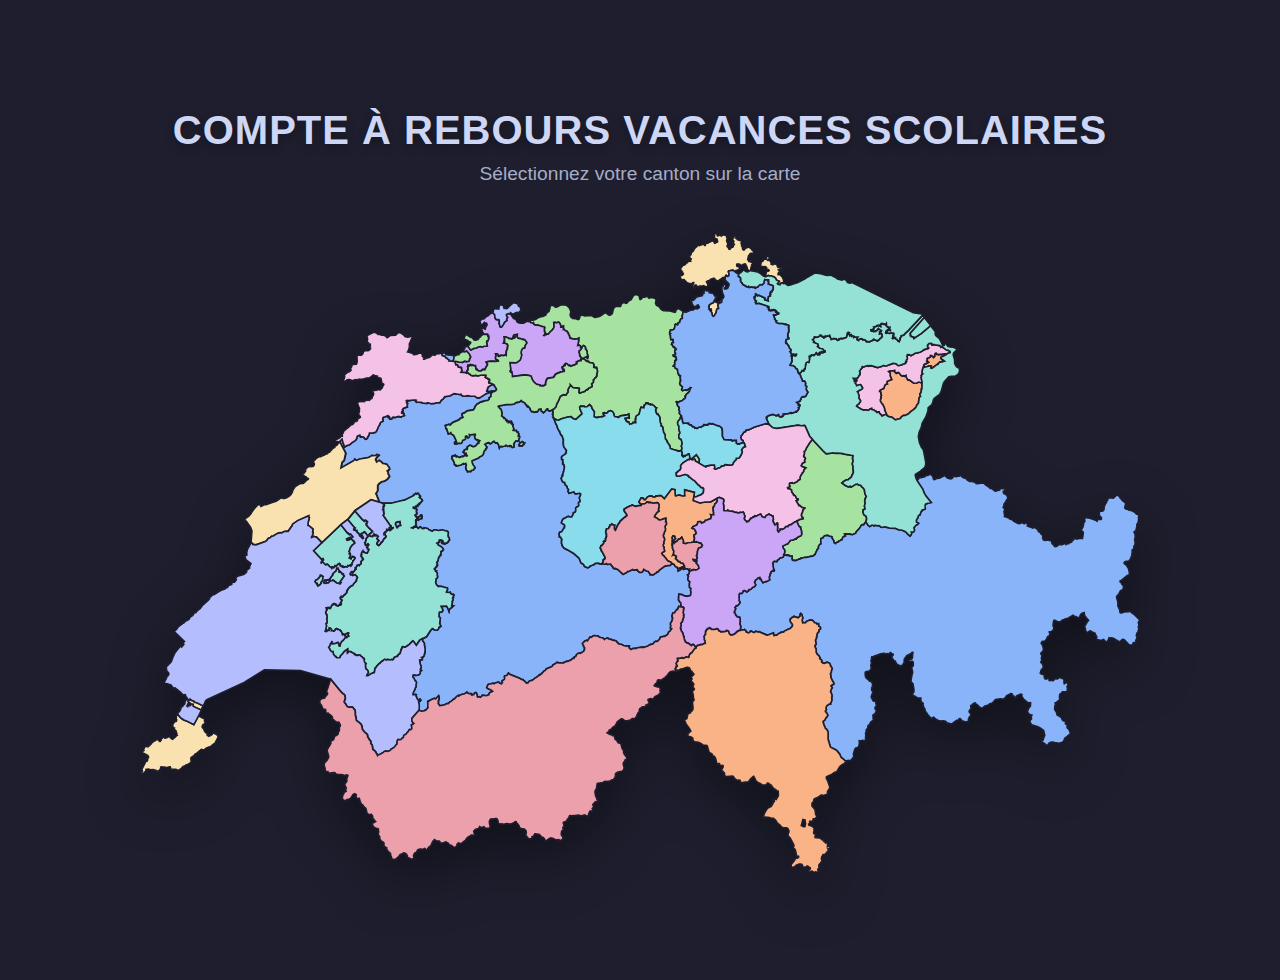
<file: index.html>
<!DOCTYPE html>
<html lang="fr">

<head>
  <meta charset="UTF-8" />
  <meta name="viewport" content="width=device-width, initial-scale=1.0" />
  <title>ChoixCanton</title>
  <link rel="stylesheet" href="assets/css/styleMap.css" />
</head>

<body>
  <div class="header-container">
    <h1 class="main-title">Compte à Rebours Vacances Scolaires</h1>
    <p class="subtitle">Sélectionnez votre canton sur la carte</p>
  </div>
  <svg xmlns="http://www.w3.org/2000/svg" mapsvg:geoViewBox="5.956532 47.808048 10.492377 45.817216"
    viewBox="0 0 1224.3984 783.07391" id="suisse">
    <path
      d="m 674.70453,276.70045 2.7,-1.86 3.8,-3.28 3.59,5.02 -0.19,5.22 0,0 -4.4,-2.29 -0.48,-2.13 -0.43,-0.28 -0.35,0.16 -0.49,-0.35 -1.64,0.75 -0.7,-0.55 -0.43,0.24 -0.11,-0.55 -0.65,0.28 -0.22,-0.38 z m -62.22,-195.19 0.86,-0.28 2.32,-2.59 2.38,-0.12 2.83,-1.16 0.87,0.28 0.92,1.92 0.46,0.28 3.13,-0.8 1.94,0.12 1.7,0.64 1.86,1.36 0.19,1.12 -0.76,3.55 0.78,2.03 1.08,1.12 2.32,1.04 2.73,3.43 1.78,1.28 1.35,0.4 7.53,0.32 6.31,1.6 0.59,-0.36 0.46,-1.79 0.86,-1.12 1.27,-1 1.02,-0.2 5.67,3.19 0,0 -0.46,3.75 -0.62,1.56 0.19,3.55 -1.62,0.4 -1.62,2.87 0.3,1 -0.86,0.8 -1.67,0.72 0.19,1.31 -0.81,1.03 -2.13,-1.19 -0.81,0.88 -0.24,3.03 -0.81,2.31 -2.08,1.08 -2.32,0.04 0.03,0.96 -0.76,0.8 -0.32,1.51 0.08,0.52 0.97,0.44 -0.92,0.8 0.95,1.83 0,2.71 0.51,2.03 2.56,-0.16 0.19,0.32 -0.13,2.15 0.48,1.51 -1,0.48 -1,0.04 -0.43,1.39 0.81,0.48 0.16,0.96 0.92,0.92 0.14,0.68 0.67,0.44 0.49,-0.28 0.24,0.2 0.16,0.95 1.38,0.16 0.92,1.75 -0.84,0.68 -0.67,0.12 -0.38,1.27 0.27,1.95 0.48,0.28 0.03,0.91 0.3,0.36 -0.11,0.52 -0.68,1.03 -2.19,0.04 0.11,0.84 0.92,0.64 2.4,0.4 0.59,3.82 -0.89,1.07 -0.62,-0.44 -0.32,0.44 0.43,0.44 -0.97,1.91 0.54,1.11 -0.21,1.39 -1.51,0.91 -0.27,0.72 1.02,-0.04 0.92,1.35 0.4,1.31 2.65,1.31 0.65,5.09 0.38,0.75 0.76,0.44 0.03,1.27 1.89,0.44 0.03,0.87 -0.48,1.11 0.38,1.27 0.06,2.15 0.43,0.68 -0.62,0.95 -0.73,2.42 0.89,2.02 0.7,0.36 0.57,0.91 1.16,0.48 0,1.23 -1.05,2.3 0.3,0.79 0.46,0.08 0.38,0.52 3.7,-0.91 1.38,0.6 0.54,-0.63 1.11,-0.2 0.38,-0.6 1.84,-0.71 0.35,-1.11 1.08,0.04 -1.54,2.82 -0.16,1.43 -0.94,1.23 -1.22,0.79 0.08,0.75 -1.32,0.32 -1.13,1.59 -0.03,1.07 -0.94,0.48 0.54,1.11 -0.41,1.47 -2.27,1.39 -1.19,1.47 -3.27,0.87 -0.13,0.4 -1.59,0.95 -1.08,-0.95 -0.67,-0.08 -0.65,0.32 0.92,1.71 0.62,2.94 2.02,2.06 0.06,1.15 -0.54,1.74 1.14,2.18 -0.54,2.06 1.73,2.14 0,0 0.59,1.23 -1.22,2.26 -0.11,1.47 -2.54,2.77 -0.59,1.74 0.54,2.69 1.16,1.78 -0.19,2.34 0.4,2.67 0.92,2.34 -0.11,0.87 -1.08,1.78 -0.21,0.99 0.4,3.56 0.24,0.44 1.51,0.36 0.76,0.55 1.11,3.84 0,2.26 -0.89,1.94 0.68,2.06 0.11,1.5 -0.76,1.7 0,0 -1.56,1.07 -0.84,-0.24 -1.51,0.16 -0.4,-0.47 -0.68,0.32 -0.7,-0.51 -5.18,-1.42 -2.67,-1.07 -0.27,-2.65 -0.68,-0.32 -0.05,-1.19 -2.56,-3.16 0.06,-0.67 -0.62,-0.51 0.24,-0.36 -0.94,-1.66 -0.78,-0.39 -0.57,-1.5 -0.19,-4.35 -2.13,-3.6 0,-1.67 -0.65,-1.58 0.16,-0.99 -0.62,-2.06 -0.38,-0.51 -1.32,-0.24 -0.19,-0.35 0.43,-2.26 -1.02,-1.31 -0.78,-4.44 0.38,-1.23 -0.89,-2.3 -1.92,-2.85 -0.38,0.36 -0.78,-0.59 -1.19,-2.38 -0.05,-1.31 -0.46,-1.11 1.38,-2.54 -1.43,-0.48 -1.57,-2.06 -2.37,-1.27 -0.22,-0.4 -1.94,0.56 -0.3,-0.99 -2.4,0.2 -0.49,-1.59 -2.4,0.2 -0.51,1.9 -1.13,0.16 0,0.52 -0.65,0.6 0.11,0.79 -0.32,0.2 0,0.44 0.24,0.91 -1.7,0.04 -1.7,-0.56 -0.46,0.16 -2.19,8.36 -3.35,2.18 -0.76,1.7 0.27,1.59 -0.32,0.99 -0.35,-0.08 0,2.46 0.46,0.2 -0.14,1.51 -2.99,-0.32 -0.05,0.59 -2,1.11 -1.35,-0.12 -0.97,0.4 -0.89,-2.22 -0.65,-0.63 -0.65,0.4 -0.54,-0.51 -0.4,0.16 -1.54,-1.39 0.05,-2.02 -1.19,-0.28 0.05,-0.67 3.18,-0.56 0.65,-0.44 0.97,0.75 0.49,-0.12 -0.67,-4.87 -2.21,1.11 -7.72,1.23 -1.32,0.48 -0.08,0.67 -1.32,0.83 -1.81,-0.83 -2.81,-0.36 -0.84,-1.82 0.03,-1.43 -1.78,-2.81 -2.67,-1.19 -2.91,1.23 -0.4,0.99 -0.84,0.2 -0.32,0.79 -2.16,0 -0.81,-0.63 -1.27,0.36 0.19,1.31 1.59,2.06 -0.59,0.4 -2.51,0.87 -0.54,-0.28 -5.34,0.95 -0.43,0.59 -3.48,-1.43 0.19,-5.98 -3.05,-4.28 -0.32,-1.94 -2.4,-2.54 -2.62,2.26 -3.29,0.56 -0.51,-0.67 -4.29,-0.36 -1.4,0.91 0.27,2.34 2.7,6.06 -7.53,6.98 -3.27,-0.83 -2.94,-2.54 -3.59,0.48 -5.67,1.47 -2.91,0.99 -2.78,1.47 -2.37,-0.36 -1.19,-0.67 -1,0.04 -0.35,-0.63 -1.32,-0.79 0,0 -1.08,-4.56 -0.46,-0.4 0.4,-0.59 0.35,-1.66 -0.46,-3.61 0,0 0,0 0,0 1.46,-0.48 2.4,-2.5 0.68,-1.31 0.3,-2.06 2.16,-3.69 2.43,-6.03 1.94,-0.95 0.78,-0.79 1.59,-0.32 2.19,0.44 0.76,-0.12 0.54,-1.59 1.59,-1.63 0,-3.33 1.81,-3.29 1.08,-1.31 -0.08,-1.39 3.43,3.53 7.53,0.64 0.24,0.91 -0.46,4.37 0.76,0.79 6.5,-1.98 0.51,-0.99 1.84,-1.27 0.51,-0.24 0.32,0.28 0.65,-0.56 0.81,-1.51 1.35,-0.24 2.54,-1.39 0.38,-0.95 -0.67,-1.59 -0.03,-0.91 2,-1.71 0.35,-1.98 -0.54,-0.87 1.54,-1.47 1,-1.47 0.94,-0.32 0.59,-1.43 0.24,0 0.35,-1.91 -0.19,-0.99 0.78,-2.46 -0.08,-1.43 -1,-3.97 -1.65,-0.08 -0.08,0.68 -1.7,-0.79 0.19,-3.42 -1.48,-1.91 -3.43,-0.36 -1.22,-0.52 -0.46,-0.99 -1.43,-0.2 -0.89,0.24 -2.19,-2.19 -2.91,-1.35 0,0 0,0 0,0 5.4,-2.35 0.32,0.04 0.19,2.19 0.41,0 0.49,-2.74 -0.65,-0.72 0.35,-0.48 -0.78,-2.19 0.14,-1.87 -1,-2.39 -1.35,-1.31 0.32,-0.76 -0.35,-1.75 -2,-1.63 -1.73,1.47 -0.22,1.35 -1.21,0 0,0 0,0 0,0 0.46,-1.35 -0.73,-0.28 -1.24,-1.15 -0.54,-0.36 -2.13,0.32 1.11,-4.62 0.22,-4.3 -1.83,1 -3.08,0.16 -2.16,-0.08 -2.19,-0.83 -1.46,-0.12 -0.35,-0.76 -0.14,-2.07 -1.27,-1.83 -0.27,-1.71 -0.86,-0.44 -0.38,-1.55 -2.54,-0.96 -1.48,-1.91 -0.35,-0.16 -0.46,0.32 0.05,-4.02 -1.24,0.6 -0.38,0.84 -1.54,0 0.14,-0.95 -0.54,-1.87 -1.38,-2.63 -0.84,-0.48 -0.51,-0.24 -0.54,0.16 -1.19,0.84 -1.97,-0.8 -1.59,0.28 0.54,0.92 -0.13,0.48 -0.3,0.04 0,3.86 -0.3,1.24 -0.65,1.03 -2.1,2.51 -2.43,2.23 -1.59,2.19 -1.11,0 -1.24,-0.68 -0.24,0.32 0.24,0.72 -0.27,0.32 -0.7,-0.32 -0.51,0.16 -0.86,1.03 -0.7,-0.12 0.97,-1.43 0.51,-1.47 -0.05,-1.15 -0.81,-0.84 0.11,-2.03 -0.3,-1.27 0.59,-1.15 -0.11,-0.68 -1,-0.72 -1.27,0.04 -6.34,-2.19 -0.7,0.28 -1.48,-0.04 -2.51,-0.96 -0.48,-2.19 -1.56,0.44 -1.19,-0.48 -0.51,0.08 -0.81,-1.35 -1,0.32 -1.38,-0.28 -0.32,-1.04 0,0 1.62,-0.84 3.99,0.12 2.89,-0.68 1.35,-0.52 1.97,-1.43 4.08,-1.47 2.27,-0.32 3.62,-1.79 1.16,-2.39 3,-2.27 1.48,-5.9 0.62,-1.16 0.76,-0.4 2.83,0.52 0.67,0.4 0.76,1.04 1,0.36 1.59,-0.08 3.75,-2.07 1.86,-0.4 4.32,0.04 2,0.44 3.02,2.67 1.73,3.67 0.35,1.87 -0.92,2.87 0.46,2.07 0.94,1.59 1.73,1.16 3.72,0.32 2.94,1.12 1.3,-0.8 1.16,-3.47 0.81,-0.88 0.89,-0.44 4.18,1.04 7.5,-0.4 1.38,0.44 2,1.48 1.62,0.32 5.15,-1.12 2.08,-1.04 3.83,-2.83 1.62,-0.56 1.27,0.4 2.43,2.15 1.16,0.28 1.22,-0.2 1.51,-1.04 0.89,-1.16 1.08,-5.14 1.4,-2.03 1.59,-0.92 5.72,-0.16 0.51,-0.68 0.22,-1.67 2.62,-2.35 1.46,0 1.89,0.92 1.24,-0.4 2.48,-2.75 2.7,-1.32 2.59,-4.63 2.08,-1.56 1.97,-0.12 2.56,1.08 0.73,1.2 0.68,3.43 0.52,0.47 z"
      title="Aargau" id="CH-AG" />
    <path
      d="m 959.18453,164.58045 -0.32,-0.52 1.21,-0.67 -0.43,-1.91 1.54,-1.35 0.81,0.04 1.51,-0.64 1.94,-1.31 -0.68,-0.36 -0.35,0.32 -0.22,-0.48 -0.7,-0.16 -0.46,-0.68 0.95,-0.64 -0.35,-1.07 0.32,-0.64 -0.43,-0.68 0.94,-0.76 2.13,-0.56 0.86,-0.95 0.27,-1.75 0.59,-0.08 1.56,0.76 0.16,0.76 0.95,0.44 0.48,-0.08 0.08,0.28 0.43,-0.12 0.08,0.32 0.95,-1.03 0.14,-0.75 -0.38,-0.72 0.19,-0.72 0.51,-0.95 0.92,-0.8 0.59,0 0.43,0.36 0.4,1.23 1.68,0.04 0.46,0.28 0.57,-0.36 2.21,0 1.08,-0.4 -0.02,0.56 0.75,-0.04 2.11,-0.91 3.99,-0.36 0,0 -1.38,1.31 -1.29,0.44 -0.46,0.68 -4.78,2.23 -0.13,0.48 0.35,0.72 -0.21,0.44 1.35,1.07 0.75,0.16 -0.16,0.44 1.35,0.44 1.05,0.91 -1.27,0.12 -1.22,0.8 -1.78,-0.12 -0.7,0.48 -1.81,0 0.57,0.24 -0.03,0.4 -2.05,1.31 0.35,0.68 -2.29,0.99 -4.07,3.18 -1.75,0.68 -0.78,-0.36 0.68,-2.26 -0.59,-0.44 -1.84,0.2 -2.48,0.83 -4.83,1.01 z m -45.36,57.07 -1.94,-4.52 -0.4,-2.85 -2.21,-4.48 -1.05,-0.95 -1.75,-3.09 -0.05,-1.74 1.02,-2.06 -0.51,-1.71 0.86,-1.27 -0.65,-1.11 -0.13,-1.27 0.27,-0.24 -0.73,-2.22 -1.08,-0.08 0.46,-1.47 4.75,-2.42 1.46,-4.13 1.27,-0.79 1.73,-0.56 -0.59,-2.42 0.19,-0.4 0.59,-0.52 5.05,-1.83 -2,-5.12 0.3,-0.87 -0.11,-1.99 -2.13,-1.99 0.97,-0.52 0.73,0.28 0.51,-0.64 3.51,0.04 2,-0.6 0.06,1.39 -0.3,0.44 0.3,0.52 1.67,0.44 0.16,0.87 1.11,-0.16 0.59,-0.87 0.73,-0.12 1.51,1.19 1.54,2.34 1.54,0.95 1.84,-0.36 1,0.6 2.05,-1.15 0.22,1.95 1.89,3.81 0.78,-0.12 0.16,0.28 0.76,-0.24 0.78,0.4 4.99,3.69 3.62,-0.28 2.32,-1.15 4.07,1.07 0,0 -0.24,7.03 -0.43,0.08 0.22,0.44 -0.32,0.4 -0.43,3.45 -0.51,0.44 0.05,0.56 -1.02,1.11 0.14,1.23 0.78,1.67 -1.92,1.71 0.03,2.94 -0.65,1.35 0.27,1.19 -0.7,1.63 -1.43,1.75 -0.94,2.06 -1.05,1.43 -3,2.74 -2.1,1.35 -2.7,2.77 -0.92,0.4 -0.7,0.79 -0.84,0.04 -1.94,1.31 -2.08,-0.08 -0.94,0.36 -1.89,1.23 -1.05,1.82 -0.73,0.59 -2.43,0.4 -3.02,1.07 -5.21,-3.72 -2.05,-0.04 -1.94,-0.59 -1,-0.79 -1.04,-2.07 z"
      title="Appenzell Inner-Rhoden" id="CH-AI" />
    <path
      d="m 913.82453,221.65045 -1.52,0.87 -2.32,0.71 -1.32,0.87 -1.94,-2.33 -1.27,-0.64 -0.46,-2.1 -1.16,-0.04 -1.78,0.72 -1.32,-1.83 -1.65,-0.43 -0.59,-1 -2.03,-0.04 -0.37,-0.35 -0.3,-1.19 -0.84,0.4 -0.83,-0.04 -2.24,1.86 -0.62,0.16 -1.92,-0.76 -3.48,0.32 -2.86,-1.07 -5.8,-3.69 0.59,-1.19 2.54,-1.86 0.43,-0.87 1,-0.95 -0.08,-1.04 0.51,-0.31 -0.08,-0.8 -1.16,-1.78 -0.54,-0.32 -0.38,-1.31 0.43,-2.34 -0.81,-1.78 -0.46,-2.62 -0.83,-0.52 2.86,-2.02 0.73,-0.04 2.1,-1.39 0.7,-1.11 -2.24,-3.77 -0.73,-0.44 -4.39,1.35 -0.08,-0.87 -1.68,-2.27 1.38,-2.78 0.46,-0.11 0.21,-0.48 -0.59,-0.4 -0.27,0.48 -2.21,0.99 -0.25,-1.79 -0.99,-1.86 2.13,0.39 2.53,-0.51 1.14,-0.88 0.73,-1.86 0.37,-0.12 0.6,-1.19 0.56,-0.24 -0.29,-1.15 0.48,-0.76 -0.05,-1.11 -0.76,-0.95 0.11,-0.4 1.78,-2.47 1.76,-1.78 -0.52,-0.88 0.49,-0.36 0.7,0.8 4.59,-1.91 1.08,-0.04 0.73,0.8 1.91,-0.96 0.57,0.68 1.29,-0.56 7.86,2.35 5.45,-1.47 1.32,-1.08 0.75,0 1.22,0.64 2.43,-0.24 7.58,-2.94 2.35,0.12 1.83,0.56 1.81,1.9 2.05,0.04 1.43,-0.63 1.32,-0.16 0.92,-0.84 2.16,-0.47 1.46,-0.68 0.54,-0.99 -0.46,-0.2 -0.03,-0.36 0.41,-0.28 0.38,0.24 0.53,-0.68 -0.51,-1.59 1.4,-1.39 -0.08,-2.1 -0.54,-1.16 0.68,-1.31 0.03,-0.76 0.89,0 0.91,0.44 0.65,-0.32 1.7,1.16 0.54,-0.08 -0.03,-0.44 3.16,-1.19 1.08,-1.12 1.21,-0.39 2.81,-0.2 0.43,-0.44 2.05,-0.36 3.08,-1.63 1.51,-1.51 0.57,-0.24 0.83,0.16 1.38,-0.92 1.24,0.08 0.95,-0.99 0.78,0.16 0.22,-0.32 -1.22,-1.11 -0.3,-1.72 0.41,-0.35 -0.11,-0.36 1.7,-1.87 2.32,-0.36 0.73,0.6 0.51,-0.08 0.38,0.95 -0.57,0.4 0.14,0.32 1.86,-0.52 0.41,0.28 0.75,-0.44 1.32,0.84 1.51,-0.12 3.89,0.63 0.41,0.56 0.99,0.44 0.14,0.91 0.81,-0.47 1.02,0.04 0.41,0.83 3.72,2.63 1.41,0.67 1.29,0.04 0.24,0.4 2.05,0.96 0.27,1.35 -0.54,0.52 -2.86,0.79 0,0 -3.99,0.36 -2.11,0.92 -0.75,0.03 0.03,-0.55 -1.08,0.4 -2.21,0 -0.57,0.35 -0.46,-0.27 -1.67,-0.04 -0.41,-1.24 -0.43,-0.36 -0.59,0 -0.92,0.8 -0.51,0.95 -0.19,0.72 0.38,0.72 -0.14,0.75 -0.94,1.04 -0.09,-0.32 -0.43,0.12 -0.08,-0.28 -0.48,0.08 -0.95,-0.44 -0.16,-0.76 -1.56,-0.75 -0.6,0.08 -0.27,1.75 -0.86,0.95 -2.13,0.56 -0.95,0.76 0.43,0.67 -0.32,0.64 0.35,1.07 -0.94,0.64 0.45,0.67 0.71,0.16 0.21,0.48 0.35,-0.32 0.68,0.36 -1.95,1.31 -1.51,0.64 -0.81,-0.04 -1.54,1.35 0.44,1.91 -1.22,0.67 0.33,0.52 0,0 -1.03,2.34 -0.48,3.14 -0.09,2.39 0.79,0.15 -1.35,1.2 -0.51,0.91 0.43,0.44 -0.43,2.14 0.99,5.04 0,1.27 0,0 -4.07,-1.07 -2.32,1.15 -3.62,0.28 -4.99,-3.69 -0.78,-0.4 -0.76,0.24 -0.16,-0.28 -0.78,0.12 -1.89,-3.81 -0.22,-1.95 -2.05,1.15 -1,-0.59 -1.83,0.36 -1.54,-0.96 -1.54,-2.34 -1.51,-1.19 -0.73,0.12 -0.59,0.87 -1.11,0.16 -0.16,-0.87 -1.67,-0.44 -0.3,-0.52 0.3,-0.43 -0.06,-1.4 -1.99,0.6 -3.51,-0.04 -0.51,0.64 -0.73,-0.28 -0.97,0.51 2.13,1.99 0.11,1.99 -0.3,0.87 2,5.13 -5.05,1.82 -0.59,0.52 -0.19,0.39 0.59,2.43 -1.73,0.55 -1.26,0.8 -1.46,4.13 -4.75,2.42 -0.46,1.46 1.08,0.08 0.73,2.23 -0.27,0.23 0.13,1.27 0.65,1.11 -0.86,1.27 0.51,1.71 -1.02,2.06 0.05,1.75 1.75,3.09 1.05,0.95 2.22,4.48 0.4,2.86 z"
      title="Appenzell Ausser-Rhoden" id="CH-AR" />
    <path
      d="m 540.02453,140.52045 0.6,0.6 -0.06,0.55 -2.1,2.59 -0.62,0.16 -0.27,1.23 1.18,3.86 -0.37,0.6 2.51,3.1 0.81,0.44 0,0 -0.57,0.47 -1.11,0.12 -0.37,2.03 -1.41,-0.28 -4.02,1.91 0.57,1.79 -3.48,2.07 -1,0 -3.05,1.39 -1.24,-1.31 -0.46,-0.04 -0.68,0.47 -2.69,-2.34 -1.06,-0.2 -0.81,0.51 -0.05,1.87 -0.54,0.16 -0.57,-0.32 -0.43,0.28 -0.56,1.24 -1.54,0.79 0.56,1.91 0.71,0.39 0.75,-0.04 0.65,1.59 -0.22,1 -1,-0.2 -1.56,1.11 -1.75,-0.16 -0.87,0.72 -1.99,0.59 -3.3,1.55 -2.4,3.74 -0.65,0.31 -6.66,1.04 -1.46,2.1 -1,3.62 -0.08,2.06 -2.45,1.47 -1.38,-0.32 -1.78,0.4 -1.24,-0.16 0.08,-1.11 -4.24,-0.76 -3.1,-2.62 -2.13,-3.09 -1.57,-4.25 -2.56,-0.84 -5.24,-0.71 -15.03,2.06 -0.21,-3.37 -0.57,-1.24 0.16,-0.67 -1.64,-0.04 -0.6,-0.83 -0.13,-1.04 1.08,-0.36 -1.11,-9.61 6.99,0.27 1,-0.23 0.92,-0.4 3.37,-2.59 0.54,-0.63 1.62,-5.81 -0.84,-2.26 0.08,-1.4 0.78,-2.7 1.73,-1.87 1.7,0 0.43,-0.96 -0.24,-1.35 2.59,-4.1 -0.48,-1.35 -0.79,-0.56 -0.94,-1.51 -1.35,-0.84 -1.11,0.12 -3.37,-1.19 -2.56,-0.36 -0.73,-0.95 -0.6,-1.84 0.33,-1.79 -1.38,0.24 -0.62,0.48 -1.24,-0.36 -0.78,0.36 -0.73,1.27 1.86,0.6 -1.13,0.76 1.21,0.39 -0.7,0.56 -1.43,0.48 -1,-0.28 -0.57,0.96 -0.45,0.16 -2.22,-0.76 -1.18,0.08 -0.87,-0.72 -3.21,-1.43 -1.51,0.04 0.43,3.1 -0.48,2.47 0.32,0.12 -1.08,1.95 2.37,0.24 1.03,0.64 0.65,0.04 1.27,1.79 -0.52,1.59 0.03,1.79 -1.48,3.98 -0.3,4.73 -0.27,-0.28 -3.26,0.84 -2.7,-0.48 -1.95,1.55 -0.75,0 -1,-0.52 0.38,-0.83 -0.57,-0.12 -0.03,-1.03 -0.75,-0.6 -1.86,-0.04 0.4,2.31 -0.51,1.83 0.16,1.98 0.59,0.76 1.46,0.28 0.7,0.63 0.41,0.96 -3.54,0.51 -4.83,-0.31 -4.37,0.43 -2,0.72 1.43,2.34 0.06,1.04 -1.38,2.07 -1.92,3.85 -1.97,-0.44 -0.72,0.28 -1.81,1.67 -2.81,-0.24 -1.86,-0.87 -0.16,-0.76 -1.05,0.12 -0.46,-0.36 -0.62,-4.41 -1.38,0.2 -1.62,-0.91 -0.48,0.04 -0.44,0.51 -0.81,0.08 -0.99,-1.27 -1.49,0.4 0.27,0.75 -0.62,0.68 -1.56,-0.72 -0.38,1.55 0.43,0.44 0.11,3.1 -1.11,1.07 -0.43,2.19 -0.62,0.55 0,0 -6.5,-0.39 1.26,-1.71 -0.56,-1.67 0.05,-2.03 -0.4,-0.39 -3.75,-0.8 -0.81,-2.58 -2,0.08 -1.19,-4.22 0,0 1.03,-0.23 3.59,0.95 5.02,0.44 2.15,-1.59 2.76,0.63 2.34,-0.47 0.81,-0.84 0.3,-1.87 1.35,-2.66 -0.78,-1.12 -0.65,-2.02 -3.48,-3.94 -1.54,0.75 -1.67,0.2 -0.43,-0.04 -0.81,-0.75 0,0 1.1,-1.51 -0.35,-0.44 1.41,-1.2 -0.36,-0.95 0.38,-0.99 3.81,-1.16 0,0 3.29,4.62 0.7,0 3.45,-1.87 2.81,-0.48 2.59,-1.27 2.16,-0.48 2.81,0.52 2.05,-0.84 3.86,-0.28 -0.84,-5.01 0.54,-1.43 1.11,-0.16 0.94,-2.67 -0.3,-0.12 0.25,-2.47 -1,-0.04 -0.3,-2.55 -3.88,0.16 -1.35,-0.59 -0.22,-1 -0.92,-0.12 0,0 0.08,-1.83 -0.32,-1.08 -2.21,-2.19 -0.7,-2.19 0.37,-0.24 1.19,2.43 0.49,0.08 2.45,-1.04 0.81,0.05 0.35,0.99 0.38,-0.28 0.7,0.36 0.16,-1.59 1.68,-2.71 0.27,-1.56 -0.57,-0.87 -0.54,-0.32 -0.49,0.12 -1.51,-1.16 -2.24,2.32 -0.97,0.31 -1.4,-0.08 -0.35,-1.83 -0.76,-1.31 0.41,-1.2 1.75,-1.95 3.16,-0.64 2.27,-2.51 2.4,-1.24 2.29,-1.95 3.64,-1.99 0,0 2.3,2.95 0.19,3.15 1.21,2.19 1.11,0.4 1.83,-0.04 0.92,0.27 0.49,2.16 -0.46,1.83 1.56,4.86 0.84,0.28 0.86,-0.44 1.59,-2.11 2.05,-3.71 1.49,-1.27 1.27,-0.64 -0.43,-1.63 1.21,-2.43 -1.35,-1.72 0,-1.75 2.91,-1.04 1.49,0.08 0,0 -0.11,0.2 2.08,2.08 2.02,3.38 1,0.68 1.81,0.36 0.57,0.6 1.24,2.75 2.43,1.27 1.7,0.36 3.77,-0.04 5.24,-2.99 0,0 0.32,1.04 1.38,0.28 1,-0.32 0.81,1.35 0.51,-0.08 1.19,0.48 1.56,-0.44 0.49,2.19 2.51,0.96 1.48,0.04 0.7,-0.28 6.34,2.19 1.27,-0.04 1,0.72 0.11,0.68 -0.59,1.15 0.29,1.28 -0.11,2.03 0.81,0.83 0.06,1.16 -0.52,1.47 -0.97,1.44 0.7,0.12 0.87,-1.04 0.51,-0.16 0.7,0.32 0.27,-0.32 -0.24,-0.72 0.24,-0.31 1.24,0.67 1.11,0 1.59,-2.19 2.43,-2.23 2.11,-2.51 0.64,-1.03 0.3,-1.24 0,-3.86 0.3,-0.04 0.13,-0.48 -0.54,-0.92 1.59,-0.28 1.97,0.8 1.19,-0.84 0.54,-0.15 0.51,0.23 0.84,0.48 1.38,2.63 0.54,1.88 -0.14,0.95 1.54,0 0.38,-0.84 1.24,-0.59 -0.06,4.02 0.46,-0.32 0.35,0.16 1.49,1.91 2.53,0.96 0.38,1.55 0.87,0.44 0.27,1.71 1.26,1.83 0.14,2.07 0.35,0.76 1.46,0.12 2.18,0.83 2.16,0.08 3.08,-0.15 1.83,-1 -0.21,4.3 -1.11,4.62 2.13,-0.32 0.54,0.36 1.24,1.15 0.73,0.28 z"
      title="Basel-Landschaft" id="CH-BL" />
    <path
      d="m 306.63453,359.59045 0.43,0.35 0.43,-0.24 0.84,1.3 1.59,-0.63 0.08,0.47 -2.48,1.97 -1.05,1.26 -0.54,0.12 -0.27,-0.31 -1.05,-0.16 -0.3,-0.39 0.14,-0.83 0,0 1.48,-0.87 -0.7,-1.06 1.4,-0.98 0,0 0,0 z m 11.9,-5.95 0.03,2.64 0.81,1.73 -2.54,0.79 -1.32,1.18 -0.19,0.79 -1,0.04 -0.54,-1.85 0.3,-0.2 -1.46,-1.97 0.46,-2.16 3,-1.26 0.81,0.35 1.49,-0.51 0.15,0.43 0,0 0,0 z m -73.88,-97.86 0.22,-0.79 2.51,-2.61 1.35,5.1 0.86,1.31 -0.05,1.11 1.03,2.1 2.29,-1.38 3.7,-1.34 3.4,-3.01 3.08,-1.78 1.92,-1.9 1.16,-4 3.02,-1.23 0.14,0.71 0.57,0.59 -0.38,0.48 0.59,0.75 1.67,-0.4 2.05,0.2 1.67,2.34 1.05,0.52 1.7,-1.07 -0.13,-0.32 1.19,-1.74 -0.22,-0.24 1.24,-1.46 0.65,-2.73 4.32,-0.2 3.13,-0.67 1.75,-2.53 1.84,-4.59 1.38,-2.14 0.51,-0.99 -0.13,-0.44 0.97,-1.58 3.08,-1.62 -0.67,-2.57 0.3,-0.32 0.08,-1.19 0.59,-0.51 2.32,-0.59 2.92,-1.35 0.14,1.66 0.62,-0.08 0.73,-0.71 0.38,0.32 0.68,1.23 -0.62,0.56 0,0.44 0.92,0.91 1.81,-0.16 0,-0.56 1.78,-1.74 1.84,0.2 0.35,0.28 4.53,-1.39 3.27,0.79 0.05,-0.4 3.99,-1.43 -0.7,-1.51 -0.84,-0.75 0.65,-0.36 -0.19,-0.44 -0.43,-0.24 -1.83,0.12 0.08,-1.51 0.81,-0.12 -0.03,-0.48 0.86,-0.48 -0.05,-0.36 -0.51,0.16 -0.32,-1.11 1.05,-1.63 5.05,-2.02 -0.24,-2.14 0.14,-0.95 0.46,-0.56 -0.27,-0.71 -0.89,-0.32 -0.13,-1.03 0.08,-0.4 0.76,-0.44 -1.19,-0.59 0.03,-0.48 1.48,-0.24 1.27,0.24 6.23,-0.79 2.27,0.2 0.86,0.24 -0.78,1.11 1.19,1.23 1.51,-0.32 1.32,0.36 3.05,0.16 2.4,1.07 4.61,0.08 0.3,-0.64 1.02,-0.16 3.62,1.23 4.1,-0.4 2.65,-0.79 3.89,-0.12 1.73,-2.9 2.46,-1.63 1.7,-2.62 6.85,-1.31 4.75,-2.58 6.77,1.07 1.73,-0.44 0.38,1.27 2.38,1.19 1.94,0.04 3.32,-0.63 3.97,0.72 5.21,-0.08 0.59,0.87 0.97,0.32 1.05,0.87 2.48,-0.04 1.05,-0.32 7.31,-4.88 8.82,-2.98 -0.65,-0.32 -3.29,0.71 -1.92,0.08 -1.83,-0.2 -0.4,-0.32 1.78,-4.92 4.16,-2.66 -0.14,-0.48 0.73,-1.11 0,0 1.08,0.56 0.16,0.83 1.05,0 0.54,0.48 0,0.68 2.46,3.73 -0.13,1.23 -0.7,0.91 -2.05,1.11 -0.84,-0.32 -2.59,2.38 -0.59,3.69 0.16,0.32 -2.16,1.82 0.05,1.55 -1.75,1.55 -3.29,0.2 -3.83,1.47 -0.11,-0.32 -2.86,1.19 -0.11,0.48 -2.08,1.11 -0.46,-0.12 -2.75,3.33 -0.38,1.51 -1.81,2.74 -7.53,1.07 -3.29,2.58 -1.13,0.2 -1.65,0.8 -0.24,1.51 0.49,1.86 0.76,0.83 -1.32,0.99 -1.08,0 -0.84,0.4 -2.05,1.98 -5.86,2.46 -0.22,0.32 -1.19,0.28 -3.35,3.13 -0.84,-0.16 -0.43,-0.59 -4.59,1.43 1.13,4.08 0.59,-0.08 2.05,6.26 1.75,-0.59 1.16,-1.03 0.59,1.7 2.94,1.7 1.92,3.8 1.67,4.23 -0.35,0.52 -1.48,-0.28 -0.51,0.24 -0.08,1.46 0.38,0.63 2.4,-0.04 1.46,-0.75 1.32,-0.28 1.46,0.36 1.08,-0.16 0.97,-1.11 0.7,-2.41 3.1,-1.27 0.49,-0.67 -0.24,-2.37 0.24,-0.67 1.32,-0.63 0.46,0.36 0.78,1.94 0.49,0.16 1.05,-0.59 0.86,-1.27 -0.43,-2.22 1.94,0.24 5.29,-0.71 0.3,1.07 -0.84,0.67 -0.11,0.52 0.7,2.89 0.73,1.23 1.51,0.59 0.57,-0.28 2.89,1.39 -1.08,1.27 -0.78,0.44 0.73,1.07 -2.16,1.43 -1.46,1.86 -1.05,0.67 -2.27,0.75 -1.19,-0.75 -0.7,-0.04 -0.65,-0.79 -1.94,-0.16 -2.86,2.1 0.16,1.98 -0.22,0.71 -1.81,0.04 -1.91,1.19 0.24,0.91 -1.29,1.15 0.57,0.28 0.81,1.42 0.68,-0.16 0.16,0.83 1.43,-0.67 0.05,1.11 -0.81,0.24 1.89,1.23 -0.13,0.51 -0.46,0.24 -0.57,-0.44 -1.78,-0.16 -1.73,1.07 -0.78,0.2 -0.11,-0.32 -1.02,0.04 -2.94,1.46 -2.35,-1.5 -1.4,0.79 -0.4,-1.27 -0.76,-1.03 -1.05,1.11 -0.65,-0.04 -0.24,-0.47 -1.13,0.4 -0.22,0.51 -0.51,-0.2 -0.38,0.36 0.24,1.11 -0.48,1.03 0.73,1.19 0.51,0.2 0.43,1.46 0.81,0.95 0.84,2.73 0.06,1.35 0.46,0.16 0.24,-0.24 1.21,0.44 0.22,1.3 5.78,-1.34 2.43,-1.54 0.05,0.24 0.51,-0.12 0.19,0.48 2.67,-1.11 0.78,2.17 -0.81,3 0.4,0.51 0.22,2.29 0.57,0.87 0.97,0.59 0.14,0.87 3.24,-0.63 0.32,0.44 0.38,-0.08 0.68,-1.11 2.56,-0.51 0.97,-2.09 0.89,-0.28 0.16,-0.47 -0.27,-0.63 -1.97,-2.61 -0.76,-1.62 -0.73,-2.02 -0.08,-1.74 7.99,-3.44 2.13,-1.9 1.65,-0.47 1.51,-1.38 0.89,-1.58 -0.03,-1.23 0.62,-1.42 0.97,-1.54 1.03,-0.59 0.05,-1.42 0.43,-0.55 1.02,-0.36 -0.27,-1.3 -0.94,-0.91 -0.78,-1.82 -0.46,-0.16 0.81,-0.87 3.02,-1.27 0.14,0.63 1.67,-0.36 0.78,1.27 0.59,-0.12 3.43,-2.97 1.02,-0.04 1.32,1.94 0.62,0.2 1.48,-0.48 1.16,1.35 0.89,1.94 0.78,3.05 0.43,-0.91 0.73,-0.63 1.13,-0.28 0.97,0.32 2.32,-0.43 2.08,-0.71 0.54,-0.79 2.1,1.54 1.19,-0.04 0.73,-0.55 0.27,0.44 0.62,-0.4 0.22,0.55 1.27,-0.4 0.27,0.83 0.84,0.91 0.43,0 1.62,-0.47 0.22,-0.79 -0.16,-1.38 -0.35,-0.44 0.73,-1.7 -0.38,-0.28 2.05,-2.65 0.24,0.2 1.38,-0.44 2.1,0.2 0.22,-2.73 0.73,-0.91 0.22,-1.98 -1,-0.79 -0.65,0.32 0.08,-1.31 0.49,-0.32 0.3,-0.83 -0.92,-1.23 0.03,-0.67 -0.43,0.2 -0.57,-0.75 -0.38,0.04 -0.32,-0.79 -0.35,0.12 -0.54,-1.31 -1.13,0.2 -2.51,-0.35 0.78,-1.94 -1.3,-3.37 0.49,-1.7 -0.65,0.04 -1.35,-0.87 -0.27,-0.56 1,-0.71 -0.86,-1.78 -1.29,0.99 -0.4,-0.79 -0.92,0.87 -0.4,-0.83 -0.86,0.91 -0.35,-1.35 -1.48,0.36 -0.16,-0.99 -0.65,-0.48 0.46,-0.51 -0.76,-0.28 -0.32,-0.79 -1.27,-0.75 -0.05,-0.44 -0.7,0.12 -0.32,-0.99 -0.73,-0.12 -0.94,-1.19 -0.81,-0.32 0.54,-3.33 -1.08,-4.68 -1.78,-1.35 -1.89,-2.54 0.59,-0.4 9.39,-1.86 7.02,-0.12 2.65,-0.52 2.4,-1.71 1.75,-0.59 0.51,0.4 2.08,-0.75 1.81,-1.7 1.19,1.47 3.29,1.43 0.94,1.79 1.05,0.67 0.11,0.75 0.54,0.36 -0.22,0.52 0.76,0.63 0.65,-0.87 2.73,3.09 -0.11,1.15 2.08,2.77 1.67,-0.2 1.35,0.99 2.19,-0.83 1.24,0.24 0.62,-0.28 1.67,-2.85 2.54,-0.4 0.43,2.54 2.13,1.47 0.46,0.67 2.16,-2.1 1.73,-2.46 0.62,-0.32 0.7,0.04 0.51,1.9 2.11,0.87 1.08,-0.4 2.27,-1.59 0,0 0.46,3.61 -0.35,1.66 -0.4,0.6 0.46,0.4 1.08,4.56 0,0 1.62,2.97 -0.03,0.67 1.32,3.49 1.21,1.74 0.43,2.22 2.05,4.28 0.92,0.67 -0.14,0.36 1.57,3.88 0.86,0.48 0.68,0.91 1.62,4.83 -0.27,3.72 0.46,3.8 0.76,1.7 2.62,3.28 -0.19,0.59 0.3,0.48 -0.46,1.54 0.24,0.75 -0.78,0.2 0,1.11 -4.48,2.97 -0.57,0.91 -0.11,0.87 0.54,0.4 -0.27,1.58 1.65,0.59 -0.49,2.25 0.14,0.55 0.41,-0.04 0.22,0.44 -0.19,1.3 -0.35,0.28 1.35,0.83 0.3,0.55 -0.4,0.67 0.57,0.55 0.32,1.15 -0.97,5.61 -0.46,0.36 0,1.3 -1.28,2.67 0.62,0.04 0.11,0.51 -2.16,3.2 0.76,2.65 1.46,2.25 1.89,0.24 0.57,1.38 -0.13,1.11 2.75,2.33 0.16,2.05 1.73,1.94 -0.89,1.7 1.19,2.88 5.07,-1.58 1.13,-0.04 0.59,1.42 1.65,1.14 1.94,-0.63 2,-0.04 0.73,-0.35 1.4,1.15 -0.75,2.56 -0.97,1.38 0.97,5.01 -0.27,0.51 -0.73,0.12 -1.05,1.06 0.35,3.43 -1.43,1.38 -0.67,0.12 -1.65,1.38 0,3.86 -0.62,1.18 -2.24,0.87 0.03,1.18 -2.02,3.86 -2.43,0.12 -1.7,-0.71 -2.1,0.71 -1.7,1.34 -2.16,0.79 -1.03,0.95 -1.51,3.55 -0.03,0.55 2.4,1.65 1.08,0.31 0.67,2.25 -0.65,1.1 0.19,0.87 -0.59,0.16 -2.83,4.64 -1.89,0.28 -0.67,0.43 -0.54,1.26 0.38,1.89 -0.08,2.2 1.62,0.55 0.57,1.57 1.02,0.83 -0.13,1.22 -0.4,0.47 0,3.54 0.76,1.14 -0.08,1.18 2.29,3.3 5.8,2.87 6.15,3.77 6.37,5.66 1.27,2.24 1,3.42 1.65,0.79 0.59,0.79 0.76,0.04 0.43,0.39 0.81,1.89 1,1.02 1.94,0.59 1.08,0.71 2.65,-1.1 0.76,-1.53 1.57,-0.23 3.08,-1.22 0.46,-0.67 1.38,-0.78 3.29,-0.16 2.24,0.82 1.4,0.16 0.4,-0.23 0,0 1.27,-0.23 1.48,0.67 1.75,-0.23 1.3,-0.67 0.49,0.75 0.97,0.35 3.67,-0.35 1.7,2.63 1.62,1.45 0.22,1.26 0.94,0.24 1.59,-0.23 2,1.14 0.76,0.12 6.45,5.97 0.7,-0.12 1.11,-0.94 1.59,-0.55 2.48,-2.12 1.08,0.2 4.8,-2.36 0.97,0.71 0.68,0.04 3.89,-0.51 0.86,1.53 1.78,1.49 0.65,0.28 2.67,-0.16 0.49,-0.35 1.48,-3.22 1.16,1.02 1.05,0.08 1.21,0.9 1.94,0.39 2.38,3.14 0.16,0.94 1.3,-0.2 2.48,0.59 2.51,-1.96 1.19,-0.55 0.51,-0.94 0.54,0.2 0.84,-0.23 1.97,-2.4 6.88,-4.95 4.45,-0.75 1.81,0.04 1.13,-1.3 1.35,-0.79 0,0 0.54,-0.2 1.97,0.94 1.13,2.16 1.13,0.75 1.24,0.31 1.11,2.2 0,0 0.41,2.59 3.18,-1.96 1.67,-1.69 0.57,-0.08 0.62,0.51 0.19,1.06 0.46,0.2 2.16,-0.75 2.4,-0.04 0.7,0.59 1.02,0.2 0.81,-0.2 -0.78,1.65 0.75,0.47 0.16,0.51 0,0 -0.32,2.12 -0.92,1.93 -0.3,-0.23 -1,0.43 1.24,2.12 -0.84,1.96 0.27,0.82 -0.08,1.37 2.46,2.67 -0.78,1.73 0.16,4.67 1.92,1.53 -0.67,2.16 0.7,2 -0.73,4.2 -0.57,0 -0.92,0.63 -0.73,-0.04 -1.13,0.63 -1.86,-0.55 -1.37,0.27 -3.96,-1.9 -3.8,-0.63 0,0 0,1.88 0,0 -0.41,1.84 0.43,0.94 -0.48,2.19 0.92,1.22 0.57,1.41 1.3,0.78 0.7,5.25 0,0 -3.13,-0.55 -1.24,3.65 -0.32,-0.16 -0.94,0.47 -2.64,3.84 -2.13,0.43 -0.78,2.82 -0.05,2.15 0.65,0.43 -0.03,1.61 -0.51,1.21 -0.03,1.06 -1.86,2.86 -0.27,1.61 0.32,1.37 0.38,0.43 -0.76,2.11 0.08,0.9 1.54,0.55 -1.83,2.62 -1.89,1.53 -0.73,2.11 -1.05,1.21 -3.27,1.92 -2.29,0.23 -0.49,0.35 -1.51,-0.08 -0.76,0.35 -0.7,2.11 -2.48,2.82 -0.65,0.31 -2.02,0.08 -1.65,0.78 -1.21,1.96 -1.32,0.82 -2.08,0.12 -0.54,0.55 -1.02,0.16 -1.94,1.64 -1.67,0.2 -2.65,1.1 -0.86,-0.31 -1.37,0.27 -0.4,-0.23 -1.16,0.27 -0.59,-0.19 -4.8,0.98 -0.73,0.59 -0.94,-0.35 -3.05,0.47 -1.62,1.02 -1,-0.08 -0.35,-0.7 -1.59,-1.09 -0.08,-0.9 0.59,-1.45 -0.19,-0.19 -3.08,-0.04 -0.78,0.63 -0.75,-0.47 -2.54,-0.55 -2.13,-1.13 -3.45,-0.63 -0.94,-0.62 -0.08,-0.74 -0.84,-0.39 -1.51,-1.99 -2.37,-0.86 -1.11,0.12 -1.43,-0.39 -0.78,-0.9 -1.02,0.16 -1.62,-0.35 -2.13,-1.45 -1.73,0.78 -2.05,0.47 -0.13,0.35 -2.1,-1.8 -2.78,-0.31 -1.97,-1.02 -1.11,-1.13 -2,0.16 -2.46,-0.47 -0.86,0.24 -2.94,1.92 -1.32,-0.31 -3.24,4.69 -1,-0.59 -1.7,0.39 -1,0.7 -0.67,1.13 -1.54,1.1 -0.05,1.06 0.68,1.29 0.59,0.43 -0.11,0.74 1.54,2.46 -0.65,1.72 0.27,0.59 -0.54,1.21 -0.59,0.7 -0.94,0.39 -2.56,1.95 -0.92,-0.39 -2.37,0.47 -1.81,1.52 -0.78,2.03 -0.35,-0.04 -1.94,1.29 0.35,0.66 -0.35,0.59 -1.92,0.2 -1.38,1.8 -1.16,-0.12 -0.43,0.7 -1.27,0.27 -0.73,0.78 -0.78,0.12 -0.94,-0.35 -0.65,0.23 -1.22,0.9 -1.94,0.55 -0.32,0.7 -1.48,-0.43 -4.51,0.12 -1.97,-0.59 -0.54,0.2 -1,1.17 -3.48,1.76 -0.81,1.6 -0.48,0.35 -7.07,3.05 -1.03,1.72 -1.7,0.74 -0.59,1.02 -1.32,0.94 -0.73,1.48 -1.59,0.47 -0.62,1.17 -1.05,-0.19 -0.35,0.94 -1.94,0.94 -0.4,0.7 -2.35,1.25 -1.4,1.37 -1.75,1.13 -3.37,0.94 -1.29,1.09 -0.54,1.13 -1.48,0.47 -0.81,-0.23 -1.22,-1.44 -2.35,-1.91 -0.38,-0.78 -1.02,0.16 -1.83,-0.74 -1.38,-1.05 -11.5,-4.53 -2.21,-1.76 -1.48,2.42 -0.84,0.51 -2.08,0.47 -0.32,0.39 -0.22,0.62 0.46,2.38 -0.65,1.17 -0.84,0.7 -1.56,0.55 -0.08,1.01 0.4,1.48 -0.73,0.39 -0.65,1.25 -2.62,-1.33 -0.49,-0.86 -1.94,0.08 -1.11,0.74 -2.16,0.59 -0.51,0.47 -0.73,-0.43 -1.54,-0.08 -0.81,0.51 -2.83,0.31 -1.92,0.86 -0.11,0.94 -1.24,2.65 1.86,1.52 3.48,1.25 1.94,1.64 -3.59,1.79 -0.89,1.4 0.05,1.21 -3.24,1.17 -3.72,-0.55 -1.59,0.12 -0.48,1.17 -1,0.94 -0.62,0.23 -1.54,-0.78 -1.62,0.59 -0.7,-0.78 0.05,-1.17 -0.73,-2.69 -0.89,-1.01 -1.7,0.51 -0.03,0.7 -0.92,1.44 -1.43,0.04 -0.65,0.62 -0.89,-0.74 0.24,-1.25 -1.59,-0.19 -0.97,0.31 -1.7,-0.51 -1.19,-0.74 -0.22,-0.66 -3.29,2.34 -3.48,0.47 -3.4,1.95 -0.4,-0.82 -1.65,1.09 -3.02,3.24 -1.16,0.27 -0.75,1.05 -2.43,1.95 -0.92,0.23 -2.29,2.26 -1.62,-0.15 -2.7,1.48 -3.94,1.05 -2.19,0.08 -1.86,-2.73 0.38,-1.79 -0.4,-1.17 1.05,-1.68 0.05,-3.16 -0.54,-1.48 -3.51,3.74 -1.94,-0.62 -5.07,2.22 -1.32,1.13 -1.16,-0.04 -0.46,1.4 0.32,0.9 -0.19,4.87 0.43,0.62 -2.83,3.31 -0.65,0 -0.92,0.74 -1.35,0.39 -2.51,0.23 -2.89,-1.13 0,0 0.11,-6.86 -0.81,-3.97 0.73,-0.47 1.27,-0.04 0.35,-0.86 0.43,-0.23 -1,-1.36 -2,1.09 -0.7,-0.19 -1.29,-2.18 -0.35,-1.71 -0.57,-0.47 0,-1.44 0.32,-0.55 -0.7,-0.35 -0.59,0.35 -2.75,-0.04 0.08,-1.56 1.22,-3.08 0.73,-0.97 0.97,-2.77 0.81,-1.17 -0.11,-2.69 0.65,-2.34 -1,-2.03 -1,-0.74 -0.81,-2.22 -1.81,-2.15 0.62,-2.5 2.4,0.16 0.16,0.47 2.64,-0.23 2.03,-0.74 1.08,-1.17 0.3,-1.72 -0.19,-1.05 1.67,-0.86 -1.51,-1.48 0.78,-1.02 -0.19,-0.7 0.59,-1.64 -1.46,-3.79 -0.4,-4.22 1.05,0.2 0.27,-0.51 1.92,-0.27 -0.19,-1.8 -0.76,-0.82 1.08,-0.23 0.35,-0.43 0.43,0.27 1.19,-1.64 0.3,-0.78 -0.08,-1.06 0.59,-0.59 -0.13,-0.78 0.59,-0.98 -0.38,-1.25 0.54,-1.41 -0.67,-5.32 -0.4,-0.63 0.16,-2.11 -0.3,-0.78 -1.97,-2.5 -0.08,-2.97 0,0 1.65,-0.39 3.51,-2.03 4.48,-7.08 2.4,-2.58 0.81,0 0.78,0.9 2.65,0.98 1.3,0 1.73,-0.9 1.11,-2.78 2.24,-1.06 -1.48,-3.29 0.7,-7.09 -1.51,-1.25 -0.03,-0.7 0.3,-4.82 0.54,-0.31 2.43,-0.27 0.57,-0.31 0.81,-1.33 -0.32,-1.61 -1.86,-3.53 6.61,-0.23 1.13,1.33 0.51,1.76 0.92,0.67 0.08,1.69 0.4,0.94 0.38,-2.08 1.08,-1.29 1.48,-0.98 2.32,-2.19 -1.91,0.04 0,-0.2 0.81,-4.23 -0.35,-0.98 1.35,-2.23 -0.86,-1.84 1.32,-1.33 -0.48,-1.57 1.11,-1.06 -0.84,-0.98 -2.24,0.04 -1,-0.98 -0.73,-1.53 -0.46,0.39 -3.99,-0.27 0.11,-1.14 0.92,-1.45 0.22,-1.29 -0.24,-1.45 -4.83,-1.02 -0.43,-0.39 -1.78,-0.43 -2.56,-0.08 -0.94,-0.31 -0.67,0.35 -2.21,-2.12 -0.27,-1.22 -0.51,-0.74 -0.16,-0.94 0.62,-3.61 -0.16,-0.51 1.54,-1.22 0.4,-0.9 -0.08,-1.61 -0.35,-0.67 0.11,-2.75 -1.59,-2.04 0.32,-0.51 -0.94,0.04 -0.78,-2.28 -0.57,-0.16 0.08,-0.59 1.3,-0.94 0.3,-0.78 1.16,-0.63 0.08,-0.31 -0.32,-0.27 1.24,-1.1 -0.22,-0.59 -0.54,-0.27 0.46,-1.61 -0.54,-0.63 -0.05,-0.79 1.05,-0.86 1.4,-5.34 0.86,-0.55 0.49,-1.14 1.19,-0.71 0.03,-0.35 0,0 -0.46,-0.35 0.67,-1.53 0,0 -0.24,-2.08 2.32,-1.14 0.81,-1.34 -0.49,-0.43 -0.11,-0.71 -1.94,-2.2 -3.86,-2.24 -0.48,-1.49 -1,-0.67 2.59,-1.42 0,-1.14 0.35,-0.28 -0.19,-0.59 0.59,-0.12 -0.05,-0.31 0.4,-0.24 0.46,0.04 -0.03,0.63 1.11,-0.24 1.59,0.51 0.73,0.63 -0.48,0.79 -0.35,0.12 -0.43,-0.31 -0.7,0.83 0.68,1.22 1.57,0.28 0.73,-0.55 0.35,0.71 0.38,-0.08 -0.03,0.35 0.35,0.16 2.65,-1.69 0.46,0.12 0.4,-0.35 0.86,-1.18 0.08,-0.63 0.78,-0.55 0.57,-0.9 -0.43,-0.9 0,-1.85 -0.97,-0.43 -0.48,-1.89 0.35,-4.17 -0.62,-0.75 -0.75,-0.47 -6.21,-1.69 -4.72,0.87 -3.37,-0.87 -1.35,-0.04 -0.89,0.28 -1.35,1.42 -0.81,-0.08 -1.78,-1.06 -1.83,-0.55 -1.48,-1.53 -4.37,-1.02 -0.16,0.94 -1.94,0.12 -0.97,-0.9 -0.94,-0.35 -0.16,-0.83 0.49,-0.35 -1.75,0.35 -1.54,1.97 -0.48,-0.2 -1.03,-1.34 -0.86,-0.35 -1.48,0.28 -1.05,-0.23 -0.84,0.63 -0.43,0.83 -1.83,-0.55 2.97,-1.42 2.27,-2.09 -0.46,-1.26 -0.11,-0.91 0.32,-1.14 -0.48,-1.65 0.49,-0.2 -0.08,-1.06 1.27,-0.12 0,-0.94 0.38,-0.35 -0.24,-1.14 -0.38,0.12 -0.32,-0.94 -0.27,0.12 -1.38,-1.85 0.27,-0.51 -0.22,-0.28 1.81,-1.14 0.08,-1.77 -0.59,-0.83 0.3,-1.97 0.49,-0.95 -1.05,-1.22 -1.83,0.2 -0.62,-0.59 -0.94,-0.24 0.24,-1.02 3.02,-0.12 0.19,-1.3 1.86,0.24 0.03,-1.77 0.89,-0.08 -0.19,-0.43 1.46,-0.67 -0.24,-0.51 1.86,-1.1 1.43,-2.09 0.57,-0.31 -0.51,-1.22 -1.65,-1.46 -1.48,-0.83 1.19,-1.42 -0.05,-0.75 -0.13,-0.16 -0.73,0.47 -0.4,-1.58 -1.46,-1.81 -0.57,0.51 -0.51,-0.39 -0.62,0.87 -1.35,-0.87 -1.54,1.97 -0.73,-0.31 0.03,0.83 -11.04,5.6 -0.48,-0.24 -0.3,0.28 -15.95,3.83 -9.26,-0.24 -2.67,-0.35 0,0 -2.43,-0.71 0,0 -3.37,-8.91 -0.92,-1.66 1.67,-2.17 0.67,-2.17 -0.08,-5.52 1.35,-2.05 3.24,-2.56 3.67,-0.71 3.59,-2.45 2.51,-3.2 0.08,-0.63 -1.65,-2.33 -0.16,-2.65 -0.92,-1.1 2.75,-2.13 -0.08,-1.7 -2.29,-3.04 -0.51,-1.11 -2.94,-0.99 -2.27,-0.35 -2.37,-2.29 -2.13,-1.42 -3.13,2.13 -1.4,-3.32 1.84,-2.92 2.59,-2.1 -0.59,-0.63 -2.1,-0.44 -1.11,1.23 -3.99,0.44 -0.51,-0.47 -0.48,0.04 -0.43,0.59 -0.73,0.16 -1.75,1.23 -2.19,0.75 -9.93,1.7 -2.73,1.31 -1.21,0.28 -1.94,-1.58 -0.75,1.34 -2.43,1.78 -13.84,7.79 1.48,-7.07 2.4,-2.17 2.03,-9.01 -7.53,-13.94 z m 99.46,90.46 -1.13,0.75 -0.13,-0.31 -2.05,1.1 -0.19,0.4 0.35,0.28 -0.16,0.2 -0.38,-0.31 -0.4,0.55 0.89,2.48 1.62,-1.14 0.49,0.08 1.16,-0.71 -0.03,-0.31 0.94,0.04 0.24,-3.51 -1.27,-0.67 -0.32,0.28 0,0 0,0 0.37,0.8 z m 125.73,-87.33 0.97,-1.66 -1.38,-0.08 -1,-1.54 -0.67,-0.2 -2.02,1.7 -0.54,-0.32 -1.32,3.4 0.27,0.44 1.35,-0.32 2.59,0.4 0.35,-0.95 0.86,-0.99 0,0 0,0 0.54,0.12 z m -99.39,-112.3 2.51,0.12 1.54,1.95 2.16,0.76 4.78,0.12 3.24,0.84 0,0 -0.57,4.18 -0.92,2.46 0,0 -4.91,-0.28 0.3,-1.07 -1.59,-0.91 -1.35,-1.35 -1.05,-0.4 -0.7,-1.03 -0.11,-0.87 -1.94,-0.36 -2.05,-0.8 -0.16,-1.27 0.59,-0.87 0.23,-1.22 z"
      title="Bern" id="CH-BE" />
    <path
      d="m 464.84453,86.78045 -1.51,1.36 -0.21,0.79 0.35,0.72 1.86,0.72 0.89,3.23 1.3,0.8 0.05,0.79 -0.68,1.88 -0.56,-0.64 -0.33,-1.04 -1.1,0.76 -0.35,1.48 -2.3,-0.48 -0.56,0.28 -1.27,-0.08 -3.51,2.07 -2,-0.76 -1.18,-1.07 -0.65,1.11 0,0 -1.49,-0.08 -2.91,1.04 0,1.75 1.35,1.72 -1.21,2.43 0.43,1.63 -1.27,0.64 -1.49,1.27 -2.05,3.71 -1.59,2.11 -0.86,0.44 -0.84,-0.28 -1.56,-4.86 0.46,-1.83 -0.49,-2.16 -0.92,-0.27 -1.83,0.04 -1.11,-0.4 -1.21,-2.19 -0.19,-3.15 -2.3,-2.95 0,0 0.54,-1.4 -0.4,-0.56 0,-0.71 2.43,-2.12 2.13,0.32 1.16,-0.28 1.35,0.64 0.46,-2.95 1.32,-3.07 0.22,0.48 3.91,1.47 0.59,2.99 0.78,0.16 1.17,-0.28 1.07,0.48 0.68,-0.12 1.32,-1.03 3,-3.27 1.32,-0.76 1.43,-1.96 3.72,0.52 1.97,0.96 1.43,0 1.86,-2.16 1.62,-0.35 1.54,-1.08 0.06,0.52 -0.44,0.48 -1.94,0.91 z"
      title="Basel-Stadt" id="CH-BS" />
    <path
      d="m 221.55453,419.74045 0.68,-0.75 2.08,1.45 -0.38,0.59 0,2.4 -0.43,1.53 0.24,0.27 -0.49,1.02 -1.43,1.37 -0.24,1.02 0.27,0.2 -1.62,2 -2.4,1.37 -0.48,-0.78 0.19,-0.2 -0.86,-0.67 0.57,-0.47 -0.4,-1.02 -2.02,-1.14 -0.67,-1.29 1.08,-1.81 1.59,-0.59 2.89,-2.83 1,-2.51 0.83,0.84 z m 13.82,-0.24 0.73,-1.22 -0.43,-0.39 0.19,-0.47 1.92,-2.04 2,-1.41 0.11,-0.94 1.16,-1.45 -0.4,-0.2 0.57,-1.49 1.16,0.12 -0.32,0.94 0.65,0.04 0.62,1.45 1.16,1.22 0.03,0.82 -0.75,0.47 0.19,0.27 1.05,-0.75 0.7,0.2 1.05,1.65 1.81,0.87 -0.67,0.51 0.57,0.55 0.65,-0.82 -0.22,0.39 0.38,0.35 -0.16,0.24 1.13,1.45 -5.18,7.34 0.32,0.51 0.84,0.39 -0.89,1.18 -0.24,-0.27 -0.3,0.63 -1.02,-0.59 -2.97,-0.59 -4.02,-3.14 -0.46,0.31 -0.59,-0.39 -0.24,0.31 -2.48,0.51 -2.32,2.39 -1.4,-0.04 -0.67,0.43 -0.59,-0.31 -0.54,0.39 -1.32,0.2 -1.16,-0.94 -0.08,-0.59 0.73,-0.71 0.65,-1.81 0.51,0.24 0.05,-0.43 0.38,-0.04 0.14,0.82 0.57,-0.16 0.11,0.24 1.3,-0.98 0.49,0.43 1.11,-0.67 1.13,-0.04 0.51,-0.39 -0.38,-0.78 1.54,-1.53 0.27,-0.98 0,0 1.32,-1.3 z m 10.49,-62.51 8.12,10.31 0.19,-0.24 0.46,0.39 0.32,-0.08 1.16,1.61 0.22,-0.2 0.27,0.35 1.24,-0.71 2.86,3.58 -2.37,1.46 -0.43,0 -0.32,-0.79 -1.13,0.39 -1.11,0.87 -0.78,-0.16 -1.62,0.87 0.54,1.06 0.41,-0.31 0.22,0.51 2.1,-0.98 0.19,0.35 2.24,-1.1 2.48,2.75 0.49,-0.2 0.78,1.93 0.3,-0.12 0.49,0.83 -2.13,1.93 -0.73,0.24 -1.97,2.56 -1.27,2.4 -0.32,2.09 -0.76,1.02 1.48,3.19 -0.46,0.16 0.46,0.2 -0.19,0.67 0.59,1.42 -1.54,2.63 1.89,0.98 0.84,-1.69 1.43,-1.34 0.49,0.83 1.32,-0.08 1.13,1.38 -0.08,0.59 -0.97,0.94 -0.48,1.22 -1.19,0.71 0,0.83 -1.13,2.08 0.08,1.77 -1.65,1.96 -0.81,-0.98 0.43,-0.35 -0.08,-0.28 -0.86,0.39 -0.3,0.55 -1.62,-0.04 0.19,0.59 -1.11,0.51 -0.27,0.63 -1.73,-0.55 -1.3,0.63 -0.35,-0.24 -1.08,0.35 -0.57,-0.47 0.08,-0.39 -0.46,-0.55 -0.76,0.43 0.03,0.35 -2.24,-1.18 -0.4,-0.9 0.46,-0.35 -0.08,-0.51 -1.24,-1.02 -1.7,1.1 -2.16,2.48 -0.54,-0.04 -0.78,-0.71 -1.19,2.04 -0.76,0.31 -1.4,-0.86 -0.7,1.53 -0.94,-1.33 -1.73,-0.71 -1.35,-1.96 -1.46,-0.94 -1.81,1.02 -3.29,-3.39 -1.29,-0.63 -0.32,0.94 -0.67,0.63 -0.32,-0.27 0.65,-1.57 2.37,-2.12 -0.7,-1.49 -1.62,0.98 -9.8,-10.61 10.26,-9.99 0,0 23.16,-22.09 z m 99.25,-10.24 -0.03,2.56 -0.94,-0.04 0.03,0.32 -1.16,0.71 -0.49,-0.08 -1.62,1.14 -0.89,-2.48 0.41,-0.55 0.38,0.32 0.16,-0.2 -0.35,-0.28 0.19,-0.39 2.05,-1.1 0.14,0.32 1.13,-0.75 -0.38,-0.83 0.32,-0.28 1.27,0.67 -0.22,0.94 0,0 0,0 z m -49.73,-16.52 2.67,0.35 9.26,0.24 15.95,-3.82 0.3,-0.28 0.49,0.24 11.04,-5.6 -0.03,-0.83 0.73,0.32 1.54,-1.97 1.35,0.87 0.62,-0.87 0.51,0.4 0.57,-0.51 1.46,1.81 0.4,1.58 0.73,-0.47 0.14,0.16 0.06,0.75 -1.19,1.42 1.48,0.83 1.65,1.46 0.51,1.22 -0.57,0.32 -1.43,2.09 -1.86,1.1 0.24,0.51 -1.46,0.67 0.19,0.43 -0.89,0.08 -0.03,1.77 -1.86,-0.24 -0.19,1.3 -3.02,0.12 -0.24,1.02 0.94,0.24 0.62,0.59 1.84,-0.2 1.05,1.22 -0.48,0.95 -0.3,1.97 0.59,0.83 -0.08,1.77 -1.81,1.14 0.22,0.28 -0.27,0.51 1.38,1.85 0.27,-0.12 0.32,0.95 0.38,-0.12 0.24,1.14 -0.38,0.35 0,0.95 -1.27,0.12 0.08,1.06 -0.48,0.2 0.49,1.65 -0.32,1.14 0.11,0.91 0.46,1.26 -2.27,2.09 -2.97,1.42 1.84,0.55 0.43,-0.83 0.84,-0.63 1.05,0.24 1.48,-0.28 0.86,0.35 1.03,1.34 0.49,0.2 1.54,-1.97 1.75,-0.35 -0.48,0.35 0.16,0.83 0.94,0.35 0.97,0.91 1.94,-0.12 0.16,-0.94 4.37,1.02 1.48,1.54 1.84,0.55 1.78,1.06 0.81,0.08 1.35,-1.42 0.89,-0.28 1.35,0.04 3.37,0.87 4.72,-0.87 6.21,1.69 0.76,0.47 0.62,0.75 -0.35,4.17 0.49,1.89 0.97,0.43 0,1.85 0.43,0.9 -0.57,0.91 -0.78,0.55 -0.08,0.63 -0.86,1.18 -0.4,0.35 -0.46,-0.12 -2.64,1.69 -0.35,-0.16 0.03,-0.35 -0.38,0.08 -0.35,-0.71 -0.73,0.55 -1.57,-0.28 -0.67,-1.22 0.7,-0.83 0.43,0.31 0.35,-0.12 0.49,-0.79 -0.73,-0.63 -1.59,-0.51 -1.11,0.24 0.03,-0.63 -0.46,-0.04 -0.4,0.24 0.05,0.31 -0.59,0.12 0.19,0.59 -0.35,0.28 0,1.14 -2.59,1.42 1,0.67 0.49,1.49 3.86,2.24 1.94,2.2 0.11,0.71 0.49,0.43 -0.81,1.34 -2.32,1.14 0.24,2.08 0,0 -0.67,1.38 0.46,0.51 0,0 -0.03,0.35 -1.19,0.71 -0.48,1.14 -0.86,0.55 -1.4,5.34 -1.05,0.87 0.05,0.79 0.54,0.63 -0.46,1.61 0.54,0.27 0.22,0.59 -1.24,1.1 0.32,0.27 -0.08,0.31 -1.16,0.63 -0.3,0.79 -1.29,0.94 -0.08,0.59 0.57,0.16 0.78,2.28 0.94,-0.04 -0.32,0.51 1.59,2.04 -0.11,2.75 0.35,0.67 0.08,1.61 -0.4,0.9 -1.54,1.22 0.16,0.51 -0.62,3.61 0.16,0.94 0.51,0.75 0.27,1.22 2.21,2.12 0.68,-0.35 0.94,0.31 2.56,0.08 1.78,0.43 0.43,0.39 4.83,1.02 0.24,1.45 -0.22,1.3 -0.96,1.47 -0.11,1.14 3.99,0.27 0.46,-0.39 0.73,1.53 1,0.98 2.24,-0.04 0.84,0.98 -1.11,1.06 0.49,1.57 -1.32,1.33 0.86,1.84 -1.35,2.23 0.35,0.98 -0.81,4.23 0,0.2 1.92,-0.04 -2.32,2.19 -1.48,0.98 -1.08,1.29 -0.38,2.08 -0.4,-0.94 -0.08,-1.69 -0.92,-0.67 -0.51,-1.76 -1.13,-1.33 -6.61,0.24 1.86,3.53 0.32,1.61 -0.81,1.33 -0.57,0.31 -2.43,0.27 -0.54,0.31 -0.3,4.82 0.03,0.71 1.51,1.25 -0.7,7.09 1.48,3.29 -2.24,1.06 -1.11,2.78 -1.73,0.9 -1.29,0 -2.64,-0.98 -0.78,-0.9 -0.81,0 -2.4,2.58 -4.48,7.08 -3.51,2.03 -1.65,0.39 0,0 -3.64,2.31 -0.51,1.33 -0.7,0.51 -2.78,4.22 -1.97,-2.66 -0.24,-0.9 -2.02,-1.92 -4.29,4.26 -3.67,2.62 -1.43,0.71 -1.27,0 -1.46,-0.59 -0.84,0.59 -0.43,1.92 -0.57,0.23 -0.24,0.59 -0.05,1.17 -0.81,1.76 -0.27,1.68 -1.35,1.41 -0.92,0.35 -1.24,2.23 -0.78,0.04 -2.94,1.37 -0.78,1.02 -0.16,0.9 -1.51,1.09 -0.65,-0.59 -2.27,0.55 -3.18,-0.7 -1.38,0.9 -1.94,-0.94 -1.21,0.59 -0.84,1.06 -2.1,1.25 -1.7,1.99 -1.05,0.55 -3.16,3.32 -0.38,0.94 -1.46,1.29 -0.3,0.43 0.22,0.94 -0.78,3.83 -0.35,-0.12 -3.89,1.76 -3.53,2.11 -1.56,0.04 0.16,-0.86 2.05,-3.24 -0.57,-1.72 -1.97,-2.26 -0.73,-0.16 -0.16,-0.47 -0.32,-5.11 0.81,-0.86 -1.56,-1.33 -0.43,-1.02 -0.35,-1.6 0.03,-1.29 0.27,-0.31 -0.46,-0.82 -0.57,0.12 -0.92,-0.66 -0.76,-1.33 -2.05,-1.33 -0.43,-0.86 -0.97,-0.35 -0.89,0.51 -0.97,0.08 -0.59,-0.27 -1.62,0.27 -0.62,-0.31 0,-0.43 -0.38,-0.04 -0.27,-0.62 -0.92,0.12 -0.59,-1.29 -1.19,-0.31 -1.16,-0.82 -0.4,0.12 -0.54,-0.35 -0.08,-0.62 -0.4,-0.08 -0.76,0.23 -1.89,-0.31 -0.57,1.25 -0.94,0.82 -0.19,-0.98 0.3,-1.17 0.41,-0.43 -0.08,-2.46 -4.24,3.21 -1.92,2.54 -2.45,2.42 -0.76,2.35 -1.35,0.23 -2.64,-0.23 -0.7,-1.21 -0.65,0.2 -0.48,-0.35 -1.48,-1.91 -0.75,-1.33 -0.49,-2.77 -1.7,0.16 -1.83,-1.95 -0.54,-1.52 -1.27,-1.68 1.65,-2.46 0.35,-1.95 0.73,-0.59 -0.05,-0.31 1.16,-1.37 0.03,-0.43 0.51,0.04 0.05,0.27 -0.7,1.17 0.06,0.59 1.51,0.23 2.89,-0.31 3.08,-1.25 0.73,0.12 0.22,1.6 0.95,0.51 -0.27,1.84 0.73,0.27 0.05,-1.76 0.65,0.08 0.05,-0.9 1.35,-2.5 0.81,-0.86 0.49,0 0.43,-0.82 0.59,-0.23 2.81,-3.91 0.86,0.39 -0.03,-0.35 0.65,-0.63 0,0 0.16,0.27 0.59,-0.47 0.49,0.27 1.02,-0.63 0,0 -0.49,-0.7 -0.3,-1.41 0.62,-1.25 -0.92,-0.35 -2.05,1.21 -0.76,0.04 -0.38,1.68 -0.54,0.51 -1.38,-2.07 -1.35,0.82 -1.48,-4.03 -1,-0.55 0.22,-0.43 0,0 -0.62,-0.47 0,0 -0.11,0.2 -0.81,-0.7 -1.92,-0.9 -0.3,0.47 -0.86,-0.98 -0.51,-0.08 -0.22,0.35 -0.84,0.12 -0.76,1.45 -0.67,0.47 0.05,0.35 -0.54,0.43 -0.65,-0.08 -1.65,-0.9 -0.75,0.16 -0.86,-2.43 -1.78,-0.78 -0.03,0.78 -0.65,1.14 0.4,1.02 -0.67,-0.31 -0.43,0.08 -0.24,0.43 -0.94,-0.12 -0.49,1.14 -0.92,0.39 -1.24,-0.47 0.4,-0.82 -0.03,-0.74 0.89,-1.45 -0.22,-1.33 0.67,-2.11 -0.78,-3.05 0.97,-0.27 0.46,-3.02 -0.48,-2.74 0.3,-0.16 0.16,-2.27 -0.48,-1.53 0.24,-0.82 -0.57,-0.43 -0.05,-0.55 -0.54,-0.12 -0.35,-1.25 0.51,-1.33 0.03,-0.98 0.76,-1.84 0.35,0.2 0.16,-0.74 -1.35,-0.9 0,-0.35 0.92,0 1.38,-0.67 1.05,0.08 0.16,0.55 0.49,-0.27 0.32,0.9 1.02,-0.08 0,-0.35 -0.3,-0.08 1.08,-1.33 1.32,-2.51 0.76,-0.71 0.62,0.31 0.57,-1.02 0.59,0.35 0.7,-0.43 0.94,0.39 -0.13,0.24 0.62,0.16 -0.43,0.67 0.65,0.55 0.22,-0.39 2.21,1.25 0.76,-0.55 0.86,-1.33 0.97,0.71 0.73,-0.2 0.51,-0.63 0.19,-0.98 -1.08,-0.74 1.94,-3.33 -1.75,-1.1 -0.59,-1.88 0.59,-0.08 0.14,-0.9 0.76,-0.86 1.27,1.06 2.16,-2.7 0.65,0 0.84,-1.29 1.35,-0.98 0.7,-2.08 -0.51,-0.47 0.81,-1.41 0.32,0.16 0.7,-1.57 1.46,-1.8 0.14,0.2 1.7,-1.65 1.05,-0.19 0.3,-0.55 1.02,-0.23 0.65,-1.26 2.05,-2.43 1.3,-1.06 0.46,-0.67 -0.35,-0.43 0.27,-0.31 -0.03,-0.86 1.21,-2.08 0.11,-0.43 -0.43,-0.24 -0.43,-1.45 -1.32,-0.9 -0.7,-0.94 -2.83,1.14 -0.73,-1.26 -0.67,0.43 -0.78,-0.51 -0.4,0.51 -0.46,-0.59 0.43,-0.39 -0.57,-0.67 1.62,-2.16 0.49,0.39 0.38,-0.39 0.24,0.43 -0.3,0.24 0.78,0.59 2.43,-2.98 0.11,-0.67 1.46,-0.86 -0.24,-0.47 -0.22,0.24 -0.51,-0.19 0.51,-0.79 -0.43,-0.35 1.22,-1.06 0.65,-1.37 0.22,0.24 0.84,-1.22 0.97,-0.2 1.05,0.75 0.51,-1.02 1.46,-0.94 0.22,-0.82 -0.43,-1.53 1.86,-2.44 0.78,-0.47 -0.16,-0.24 0.38,-0.35 -0.89,-0.63 0.32,-0.55 -1.59,-1.69 -0.3,-0.55 0.46,-0.31 -0.81,-1.06 1.02,-1.02 -0.38,-1.26 1.35,-2.71 0.43,-0.47 0.03,0.39 0.68,0.39 0.7,1.02 0.38,0.12 0.16,-0.28 0.46,0.59 2.91,0.47 0.05,-0.47 1.16,-1.26 0.84,-2.63 -1.75,-0.67 0.22,-0.9 -1.02,-0.82 1.13,-1.02 -0.38,-0.35 0.16,-0.75 1.48,-1.18 -0.54,-0.9 -0.62,-0.12 -1.78,1.93 -0.94,-0.28 -0.46,-0.43 0.35,-0.75 -0.89,-1.69 0.73,-0.39 0.35,-1.06 -0.22,-0.79 0.59,-0.79 0.16,-2.24 1.7,-1.61 -0.14,-0.2 0.84,-0.9 -2.29,-3.34 -1.86,-2.16 -0.86,0.43 0.16,0.47 -0.92,0.51 -1.59,0.28 -0.92,0.63 0.68,1.53 0.65,0.39 1.51,3.39 -0.92,0.71 -2.37,-2.4 -0.67,-1.26 -0.76,0.24 -0.13,-0.31 0.35,-0.28 -1.65,-2.64 -0.92,-0.24 -0.13,-0.79 -0.7,-0.47 -0.27,-1.3 -0.65,0.51 -0.75,-1.42 -1.08,-0.31 -1.02,0.16 -0.4,-0.94 1.75,-1.65 -0.94,-0.67 -8.12,-9.61 0,0 8.82,-10.72 0,0 9.58,11.11 1.16,0.47 0.68,0.99 0.46,-0.31 0.19,0.28 1,-1.14 2.4,1.69 0.24,0.59 -1.59,1.73 0.76,0.71 -0.89,1.06 3.43,3.9 4.35,4.01 -1.27,1.61 -0.22,-0.2 -1.29,1.46 -0.14,-0.16 -1.51,1.34 1.51,1.81 2.48,0.47 0.32,-0.75 0.59,-0.08 0.03,-0.43 0.51,-0.43 0.43,0.24 0.3,-1.49 1.35,1.69 0.95,-0.67 0.24,0.63 1.46,0.47 0.3,-0.2 0.92,1.02 -1.62,2.76 2.59,2.4 -0.22,0.43 -1.46,0.67 0.24,0.75 -1.21,1.18 0,0.79 0.41,0.79 0.22,0.2 0.24,-0.31 0.92,1.1 0.51,0.28 2.43,-2.44 0.49,-1.38 0.32,0.12 0.38,-0.43 0.43,0 2.48,-4.37 1.19,-0.75 -0.11,-0.24 1.16,-1.22 0.05,-0.47 -0.59,-1.18 -1.05,-0.59 0.59,-0.23 -0.24,-0.79 -1.22,0.39 0,-1.57 1.67,-1.53 0.22,0.24 1.19,-0.79 -0.19,-0.63 2.13,-1.42 -0.16,-0.28 -1.27,0.43 -0.16,-0.55 2.4,-0.28 0,0 -0.13,0.83 0.3,0.39 1.05,0.16 0.27,0.31 0.54,-0.12 1.05,-1.26 2.48,-1.97 -0.08,-0.47 -1.59,0.63 -0.84,-1.3 -0.43,0.24 -0.43,-0.35 0,0 0.49,-1.26 -0.81,-0.31 -0.84,-1.06 -7.91,-11.46 0.81,-1.02 0.22,-0.98 -0.59,-3.47 -0.67,-1.06 0.81,-0.12 -0.54,-1.58 0.35,-0.16 -0.3,-0.79 0.35,-0.28 -0.4,-0.91 0.94,-0.51 -0.27,-0.87 0.89,-0.75 -0.94,-1.1 -2.98,-1.92 z m 20.7,23.13 -2.99,1.26 -0.46,2.17 1.46,1.97 -0.3,0.2 0.54,1.85 1,-0.04 0.19,-0.79 1.32,-1.18 2.54,-0.79 -0.81,-1.73 0.16,-0.87 -0.35,-2.2 -1.48,0.51 -0.82,-0.36 z"
      title="Fribourg" id="CH-FR" />
    <path
      d="m 45.72453,588.93045 3,3.7 1.94,1.75 2.81,1.79 4.59,1.79 7.64,4.01 5.75,-10.71 0,0 5.69,2.8 1.7,0.47 0.22,3.51 1,1.6 -1.7,1.79 -0.75,0.04 -0.92,1.17 -0.62,2.1 0.35,0.9 1.27,1.17 1.78,3.85 2.86,2.61 0.4,0.66 -0.43,0.9 1.94,1.4 2.89,-1.44 0.27,-0.47 1,-0.43 0.14,-0.97 1.05,-0.62 1.02,-2.06 1.16,-0.23 -0.46,2.69 0.78,0.74 1.38,0.12 2,-0.54 -0.81,1.98 0.57,0.23 0.3,2.45 -3.89,7.35 -1.48,0.55 -3.72,3.19 -2.86,0.78 -2.56,1.2 -2.13,2.1 -0.43,-0.31 -0.94,0.39 -2.1,-0.7 -0.81,0.31 -1,1.17 -0.73,0.16 -3.75,3.5 -1.81,0.78 -1.75,2.76 -0.99,0 -2.13,1.67 -0.19,1.63 0.59,3.3 -3.16,2.8 -3.24,1.17 -2.21,1.4 -1.08,0.19 -1.67,1.48 -0.76,1.2 -2.37,1.48 -0.89,0.16 -0.92,0.85 -1.43,-1.16 -1.43,-0.31 -5.05,-0.31 -1.16,0.66 -0.08,-2.52 -0.51,-0.97 -0.7,-0.08 -3.99,1.13 -0.84,-0.5 -5.42,-0.62 -0.43,0.23 -0.57,2.64 -0.65,0.93 -2.27,1.79 -0.32,0.97 -0.43,-0.19 -0.54,-1.28 -1.16,-0.81 -0.7,0.08 -2.81,-0.97 -3.29,0.31 -2.51,-0.93 -2.9900001,0.58 -0.11,1.9 -0.59,0.81 -0.4,0.08 -0.54,1.09 -1.92,0.47 -1.21,0.66 -0.92,-0.27 -1.13000004,1.01 -0.19,-1.9 2.00000004,-1.2 0.76,-0.81 -0.65,-1.63 0.03,-0.74 4.37,-8.77 0.46,-2.33 0.65,0.12 0.24,1.09 0.4,0.23 0.46,-0.74 0.54,-2.76 0.9400001,-1.17 0.03,-0.54 -0.9700001,-1.75 -2.29,-0.78 0.08,-0.47 -4.94,-2.33 0.32,-1.13 2,-1.2 -0.7,-0.74 1.75,-3.69 0.81,-1.05 3.24,0.66 0.4100001,-0.89 -0.8600001,-1.87 0.3,-0.23 1.1300001,0.23 0.86,0.47 0.3,0.54 0.76,-1.24 0.97,-0.47 -0.03,-1.01 0.59,-0.19 0.22,-0.85 0.35,0.35 0.46,-0.08 0.08,-0.89 0.57,0.16 0.65,-0.66 1.97,-0.54 2.38,-2.02 0.27,-0.04 2.91,2.72 0.49,0 1,-1.2 0.92,-2.06 1.92,-2.06 0.76,-0.19 1.24,1.56 0.86,-0.04 0.43,-0.85 1.19,0.12 1.13,-0.47 1.19,-0.97 1.02,0.47 2.08,2.22 1.62,0.86 2.35,-1.87 2.75,-2.88 0.49,-0.12 -0.73,-1.36 0.38,-0.82 -0.86,-1.63 -0.05,-1.4 -2.46,-2.26 -0.3,-0.66 0.62,-0.74 -0.81,-0.51 -1.29,-1.56 0.24,-2.14 -0.75,-0.19 2.46,-2.33 0.86,-1.4 1.22,0.12 0.32,-0.23 -0.27,-0.39 0.59,-0.58 0.19,-0.94 -0.08,-0.62 -0.57,-0.74 0.32,-1.52 -0.24,-1.67 1.41,-2.54 z m 16.16,-10.79 -0.84,0.82 -1.86,-1.13 -0.76,2.22 -1.05,-0.82 1.32,-2.57 0.32,0.2 0.11,-0.62 0.62,-0.12 2.14,2.02 z m 12.9,5.88 -7.99,-3.58 -1.65,-1.01 -0.59,-0.43 0.11,-1.99 -2.4,-0.39 -1.43,-1.25 -1.62,-0.58 -0.92,-1.68 1.35,-0.58 -0.62,-0.86 1.89,-1.09 2.48,1.91 1.89,0.08 1.3,1.95 1.97,0.2 8.69,4.25 0,0 -2.46,5.05 z"
      title="Genève" id="CH-GE" />
    <path
      d="m 823.33453,252.70045 13.23,14.2 3.64,3.4 8.66,-1.15 2.24,0.56 1.22,-0.28 5.91,0.28 5.58,1.26 9.18,1.46 -0.19,2.81 -0.54,0.71 0.78,1.82 0.08,1.5 -1,2.89 0.14,1.46 0.92,2.17 -0.38,2.17 0.54,2.65 0.03,2.57 -0.54,1.58 -0.95,1.34 -0.92,2.49 -1.94,1.93 -1.08,0.36 -0.78,1.03 -2.21,0.19 -3.35,2.02 -2.19,1.89 4.38,3.36 0.75,0 2.54,1.5 1.05,-0.24 1.13,-0.79 0.6,1.07 0.81,0.23 5.58,-3.59 1.06,0.12 0.8,-0.4 1.76,1.11 1.4,0.12 1.19,0.55 1.83,2.29 1.08,0.55 1.57,2.53 0.48,3.9 0.46,1.54 1.35,2.25 -0.02,0.63 -1.44,2.56 0.22,0.87 -0.67,1.62 0,0.71 0.72,1.66 -1.07,4.17 0.8,2.64 -0.32,1.23 -1.86,0.43 -0.24,0.32 -0.06,3.38 1.19,2.84 2.27,1.34 0.37,0.83 0.63,2.44 -1.14,4.41 0,0 -1.11,0.59 -1.29,2.6 -1.32,-0.2 -2.05,1.03 -0.89,2.01 -1.84,2.44 -3.05,3.15 -0.65,1.69 -1.29,0.71 -0.57,0 -2.45,1.49 -1.62,-0.71 -1.94,-0.27 -5.7,0.04 1.03,2.16 -1.16,0.63 -1.35,0.16 -0.92,1.22 -1,2.83 -0.94,-0.04 -1.03,0.79 -1.62,0.51 -0.43,0.98 -0.86,0.48 -0.81,0.04 -1.67,1.06 -0.38,0.78 -1.89,-1.06 -0.46,-2.83 -2.16,-3.07 -0.08,-1.49 -3,-0.56 -2.1,-1.02 -3.78,0.32 -1.81,1.97 -0.24,0.82 -1.75,0.24 -0.54,0.35 -0.41,3.62 0.49,2.79 -1.84,1.06 -0.56,0.87 -0.92,2.08 0.13,1.73 -1.37,1.19 -2.49,5.34 -0.05,0.63 -3.08,2.36 -3.02,0.27 -1.99,0.75 -1.62,0.04 -0.84,0.51 -1.62,-0.2 -2.56,0.51 -2,0.79 -1,-0.27 -1.16,1.14 -1.29,-0.04 -1.19,1.02 -3.4,1.22 -0.54,-0.55 -1.73,-0.04 -1.05,-0.44 -0.54,-1.25 0.3,-2.24 -0.33,-1.46 -1.99,0.55 -1.76,-0.98 -0.27,-0.71 -1.99,0.55 -0.49,-0.63 -3.32,0.63 0,0 -0.4,-1.02 1.24,-1.93 0.27,-2.9 -0.62,-1.58 -1.24,-1.3 -0.65,-2.71 5.02,-2.67 0.99,-0.04 3.51,-4.52 2.51,-0.04 4.48,-2.21 0.16,0.28 0.57,-0.91 0.62,-0.23 0.81,-0.91 3.02,-1.3 0.87,-0.51 0.29,-0.59 0.3,-1.22 -0.16,-3.5 -1.27,-4.17 0.16,-0.71 -0.46,-0.36 -0.83,0 -1.27,-1.73 -2.24,-5.43 0,0 0.67,-0.44 0.41,0.12 0.43,-0.59 0.59,0.08 1.46,-1.34 0.73,0.12 0.97,-0.4 2.19,-0.15 0.29,-0.48 -0.08,-0.82 -0.4,-0.55 -0.87,-0.32 -0.48,-0.87 0.24,-0.23 -0.57,-1.46 0.49,-1.93 1.03,-1.74 0.32,-2.71 2.24,-2.09 -3.54,-0.95 -2.48,-2.36 0.24,-0.6 -1.08,0.91 -3.61,-6.03 2.27,-0.87 0.18,-1.22 -1.16,0.35 -1.35,-1.97 -0.67,-1.93 -1.73,-1.42 -0.35,0.43 -0.48,-0.55 -0.78,-2.13 -1.22,-0.91 -0.4,-3.11 -2.49,-1.27 -1.67,-0.23 -0.54,-0.99 0.46,-0.08 0.35,-0.67 2.02,-0.67 0,-0.95 -0.64,-0.94 -0.08,-1.5 0.56,-0.99 3.21,-0.59 0.35,0.59 0.73,0.24 1.14,-0.24 3.32,-1.7 0.78,-0.59 0.7,-1.22 2.24,-0.87 0.24,-3.08 1.11,-2.57 1.18,-1.42 0.27,-1.03 0.79,-0.43 0.86,-1.31 0.46,-2.33 2.21,-2.09 -4.56,-1.54 -1.11,-0.95 0.9,-2.17 0.78,-1.07 2.86,-1.5 -0.38,-1.66 0.41,-1.5 0.67,-1.03 -0.35,-1.15 -1.11,-0.47 -0.67,-0.79 0.13,-1.31 0.84,-2.37 -0.27,-1.11 0.24,-0.63 -0.43,-0.71 1.73,-1.54 1.08,-2.61 4.1,-6.69 z"
      title="Glarus" id="CH-GL" />
    <path
      d="m 971.10453,298.87045 0.25,2.21 0.97,0.83 0.38,0 1.99,-0.99 3.16,-0.71 1.21,0 2.62,-1.58 1.73,-0.67 1.35,-1.15 1.05,0.48 3.08,2.92 0.59,-0.08 0.89,0.47 2.29,0.4 1.33,-0.36 0.83,-0.71 0.92,-2.13 3.62,0.47 1.87997,-0.51 1.92,0.04 2.16,-1.22 0.38,0.15 0.67,1.66 1.35,1.07 2.94,1.1 2.27,-0.43 0.24,0.75 -0.83,0.75 0.19,0.4 0.59,0.67 2.56,1.38 2.51,-0.08 2.32,0.79 1.41,-0.2 1.78,2.05 0.91,0.2 3.27,-0.32 1.32,-0.51 3.83,0.2 3.08,2.64 2.4,1.46 2.43,2.41 0.92,-0.24 1.35,0.56 3.21,2.64 1.16,0.55 0.51,-0.04 0.7,-0.71 3.05,-0.63 0.81,-0.43 1.35,-2.21 2.19,0.79 2.83,0.2 0.54,1.3 -1.51,1.46 -1.03,0.12 -0.02,1.34 1.02,1.69 3.67,2.17 0.92,4.26 -1.43,1.11 -0.73,1.22 0.11,0.87 -2.38,2.68 -0.35,1.1 0.38,0.75 -1.35,2.4 0.84,1.34 1.27,0.95 -0.71,2.4 -0.43,0.55 0.68,3.79 0.7,0.24 -0.89,1.49 0,0.48 0.24,0.23 0.73,-0.2 2.43,1.27 1.64,0.39 1.08,0.75 0.33,0.75 1.61,0.7 1.49,-0.11 1.78,2.04 5.43,2.92 2.13,0.31 0.86,-0.63 2.24,-0.75 1.51,1.19 0.89,0.08 1.24,-0.4 1,-0.87 0.49,0 0.75,0.71 0.46,1.58 -0.13,1.81 1.83,0.28 0.65,1.02 1.49,0.04 2.61,1.34 1.03,-0.59 1.43,-0.04 0.78,-0.59 0.27,0.16 0.22,0.9 2.48,2.36 1.02,2.21 1.89,0.51 0.76,2.05 2.62,2.04 -0.33,1.69 0.08,2.32 1.14,1.5 1.35,0.47 3.94,-0.47 2.23,0.71 1.14,-0.43 0.32,0.59 1.05,0.7 -0.18,1.22 0.37,1.58 1.49,1.14 0.97,1.14 0.4,0.98 0.68,0.47 1.78,-0.27 1.56,-0.75 0.44,-1.22 0.51,-0.04 0.35,-0.47 1.1,0.39 0.46,-0.23 2.87,0.19 1.4,-0.82 0.24,-0.67 2.54,0.43 0.48,0.98 1.81,-1.45 1.49,0.28 0.83,-1.26 1.43,-0.04 1.22,-0.67 0.32,-1.18 2.02,-1.61 0.92,-1.58 1.32,0.12 1.35,0.71 2.4,-0.4 1.62,-0.7 1.33,0.39 1.97,-0.04 -0.17,-1.14 0.49,-0.87 0.67,-5.19 -0.1,-0.51 -1.84,-1.7 -0.38,-0.78 0.22,-0.99 -0.32,-0.86 1.02,-0.51 1,-1.74 1,-5.23 1.32,-1.46 -0.3,-1.73 0.11,-2.8 0.27,-0.32 6.1,1.03 7.04,2.28 1.62,1.26 0.73,-1.53 0.68,-0.44 1.94,-0.31 1.72,0.12 0.25,-0.24 0.05,-2.01 -1.62,-1.57 -1.32,-1.89 0,-0.67 0.54,-0.79 -0.08,-1.62 0.51,-1.18 2.7,-0.43 0.68,0.15 1.32,-1.02 0.62,-1.93 -0.08,-1.78 0.37,-1.14 1.27,-2.95 1.35,-1.74 -0.16,-1.66 0.92,-0.23 0.59,-0.59 0.49,-2.21 2.08,-1.03 4.56,0.59 3.72,-3.67 1.16,0.04 2.32,1.23 1,2.09 1.64,1.61 1.25,1.78 1.78,0.83 0.29,0.63 1.71,1.3 -0.06,2.01 -1.02,3.51 0.05,0.55 1.03,1.02 0.67,0.52 2.37,0 0.19,0.67 0.44,0.23 2.26,0.52 1.73,-0.16 0.32,0.75 3.43,1.65 1.19,1.7 0.51,0.04 0.27,0.51 3.45,1.3 -0.54,0.59 -0.51,1.93 0.24,3.74 -1.08,3.58 -1.21,1.7 0.24,0.83 -0.21,2.28 -0.6,1.26 0,2.32 -2.45,2.25 -0.38,0.66 0.97,1.26 0.59,3.03 -0.27,2.99 -0.59,1.7 0.78,2.91 -0.37,0.39 0.37,2.09 -1.72,3.02 0.32,1.46 -0.19,1.06 -1.7,1.26 -0.51,0.94 0,0.75 0.65,1.53 -0.95,1.3 0.24,2.24 -2.13,4.95 -2.15,2.44 -3.06,0.23 -1.99,1.07 -0.38,0.58 0.6,1.46 2.07,1.49 2.67,4.32 1.11,4.91 -0.03,1.22 -0.78,2.12 -1.08,-0.16 -0.65,0.28 -7.04,5.73 -1.97,1.17 0.16,0.91 1.67,1.33 0.36,1.41 2.21,2.32 -0.43,3.26 -0.87,1.56 -2.13,0.63 -0.49,0.51 -2.1,4.4 -1.97,1.56 -0.54,1.41 0.14,1.53 1.26,3.89 0.27,2.43 -0.13,3.13 2.29,4.82 0.14,2.55 0.43,0.86 0.76,0.39 1.29,0.08 2.65,-1.14 5.58,-0.47 1.75,-0.5 4.73,3.72 7.23,7.05 -0.03,0.82 -1.16,1.05 -0.62,1.3 0.78,3.17 -0.83,2.46 0.81,1.41 -0.76,2.55 -0.08,1.44 -1.56,1.84 -0.46,1.26 -0.22,2.46 0.86,1.92 -1.61,3.24 0.27,1.96 -1.08,0.86 -1.84,-0.12 -0.51,0.28 -0.52,1.87 -1.53,1.8 -0.92,-0.94 -1.94,-0.43 -0.68,-0.43 -5.53,-5.63 -0.81,-0.39 -1.65,0.16 -2.05,2.15 -2.07,0.23 -6.75,-3.87 -2.02,-0.55 -1.97,0.08 -0.97,-0.27 -0.44,0.47 -0.65,2.19 -1.53,2.07 -0.87,0.59 -0.72,-0.35 -2.65,-2.94 -4.29,1.57 -1.03,-0.94 -3.1,-0.43 -0.24,-0.75 0.29,-2.66 -1.26,-1.79 -0.62,-2.04 -0.71,-0.94 -2.32,-0.62 -2.72,-1.84 -1.67,0.54 -1.62,1.49 -0.62,0.2 -2,-1.88 -0.49,-3.29 -0.83,-2.5 2.91,-5.05 1.89,-2.59 -2.75,-2.97 -1.81,-2.63 -0.49,-1.1 -0.24,-2.54 -3.16,1.1 -1.51,1.8 -0.81,2.07 -1.27,1.49 -0.48,0 -2.91,-1.57 -2.27,-0.07 -0.6,-1.34 -0.62,-0.39 -6.2,3.72 -3.73,0.83 -0.91,0.86 -2.11,0.62 -2.13,1.8 -0.86,0.32 -3.48,-0.39 -2.81,-1.57 -1.19,0.04 -0.62,2.11 -0.57,4.31 0.97,2.78 -0.21,2.15 -2.67,2.51 -2.62,0.15 -0.08,0.55 0.92,1.96 -0.65,2.23 -2.4,1.64 -1.22,2.94 -1.94,2.07 -3.4,0.62 -1.08,1.72 0.19,1.18 1.32,1.44 1.08,3.84 0.08,1.36 -0.43,2.11 -2.81,2.62 0.49,1.64 1.08,1.65 -0.97,3.04 0.97,2 -1.35,1.83 -0.16,0.94 2.37,2.74 0.62,2.77 -0.16,1.32 -1.62,1.72 -1.35,2.23 0.08,1.29 -0.7,1.25 1.24,1.13 3.43,0.86 0.57,3.94 0.67,1.05 1.27,0.28 1.78,-0.67 1.08,0 0.84,0.9 -0.06,1.4 0.3,0.4 3.18,-0.51 1.03,0.62 0.54,0 2.51,-2.61 0.97,-0.04 1.43,0.62 2.43,-1.79 1.02,-0.16 1.95,0.9 1.35,0.08 0.37,0.31 1.25,1.95 0,3.4 0.29,0.85 2.24,-1.44 0.76,-0.16 1.56,2.03 0.08,1.17 -1.16,1.45 0.46,2.96 -0.21,2.93 -1.54,1.17 -4.4,-0.08 -2,2.26 -1.29,1.01 -0.41,3.4 0.54,2.96 -4.31,3.43 -1.38,0.19 0.22,2.38 -0.73,2.3 -0.19,3.23 0.32,1.02 1.76,2.53 0.94,3.62 2.51,1.36 3.08,2.26 0.45,1.79 1.14,1.36 2.75,1.21 0.54,0.59 0.05,0.89 -0.43,1.17 2.19,1.52 -0.06,3.62 1.38,0.97 0.97,1.16 1.51,3.43 0.11,1.01 -0.22,0.66 -1.05,1.09 -5.74,4.79 -0.44,1.78 -0.89,1.6 -2.94,1.9 -3.7,0.66 -1.45,-0.58 -1.62,0 -1.97,-0.74 -3.05,-0.23 -2.43,0.74 -2.24,2.8 -0.89,0.5 -0.89,-0.23 -1.86,-2.1 -4.02,-2.37 0.24,-0.62 1.81,-1.36 0.46,-1.13 0.13,-1.52 1.46,-2.84 -1.4,-6.18 -4.24,-3.04 -2.78,-1.52 -7.69,-2.37 -1.78,-2.88 -0.38,-2.1 1.97,-2.22 0.03,-0.9 -0.71,-1.28 0.87,-1.33 0.19,-1.28 -0.92,0.19 -0.62,-0.27 -2.24,-1.56 -1.7,-1.87 1.51,-4.36 2.24,-2.88 0.33,-4.06 -0.46,-0.27 -2.11,0.27 -0.65,-0.19 -5.4,-4.6 -2.21,-3.12 -0.13,-0.86 0.35,-1.17 -0.22,-0.46 -1.35,-0.39 -4.93,2.06 -0.92,2.62 -1.16,0.58 -0.68,-2.53 -1.4,0.11 -1.59,-3.16 -1.4,-0.23 -5.38,2.65 -1.4,2.42 -2.43,1.68 -0.65,0.07 -1.72,-0.58 -3.67,0.23 -0.87,0.66 -1.72,-0.15 -0.89,0.23 -3.83,4.17 -3.54,1.13 -2.21,1.76 -3.3,0.74 -3.26,2.76 -1.97,-0.23 -0.81,-0.51 -3.88,-3.78 -1.03,-0.27 -0.95,-1.52 -2.45,0.55 -1.46,1.83 -1.35,0.5 -0.37,0.51 0.48,3.51 -2.1,2.53 -0.3,1.32 0.38,0.9 1.48,0.9 0.19,1.9 -0.38,1.37 -1.27,1.24 -1.02,1.79 -0.54,3.74 -2.59,0.7 -3,-0.85 -1.1,0 -1.65,-1.52 -1.02,-1.6 -1.27,-0.23 -0.54,0.27 -0.86,1.71 -2.02997,0.2 -5.5,3.97 -2.35,0.23 -2.46,-0.89 -1.05,0 -0.92,-0.63 -1.08,-1.36 -1.43,-0.54 -2.07,-0.35 -1.6,0.35 -3.02,-0.16 -3.91,-1.95 -2.83,-2.68 -1.14,0.54 -0.92,1.52 -0.51,-0.15 -3.16,-3 -4.75,-6.62 -0.08,-1.79 -1.8,-2.89 -0.65,-3.19 0.19,-1.21 -2.27,-1.91 -0.27,-0.55 -0.35,-1.4 0.03,-2.77 -4.18,0.04 -3.51,-2.41 -2.14,-0.63 -0.05,-2.96 0.67,-0.47 0.73,-1.17 0,-2.89 -1.16,-7.06 -2.1,-1.99 -0.33,-1.48 1.11,-6.83 0.86,-2.73 -0.05,-1.95 -0.94,-3.52 0.1,-1.4 0.27,-0.78 1.3,-1.1 0.24,-0.54 -0.13,-3.71 -0.43,-0.9 -0.79,-0.51 -3.56,-0.04 -0.3,-0.39 -0.08,-1.25 0.49,-0.7 2.4,-0.12 0.76,-0.55 0.7,-2.11 -0.03,-4.02 0.59,-0.86 -0.1,-0.75 -0.49,-0.19 -0.7,0.19 -1.62,1.76 -4.72,2.07 -3.03,4.19 -0.29,4.68 -2,2.7 -1.29,1.09 -0.92,0 -2.97,-1.01 -2.24,-1.88 -1.4,-2.89 -2.38,-1.13 -0.19,-0.94 -1.18,-1.44 -0.33,-1.53 0.14,-0.9 1.45,-1.6 0.06,-0.82 -1.67,-0.63 -1.51,-1.56 -0.44,0.04 -1.91,1.8 -1.38,-0.47 -2.67,0.58 -0.65,-0.7 -1,-0.31 -4.1,0.66 -9.15,3.36 -1.7,0.12 -0.4,0.98 0.03,2.69 -0.87,1.37 0.89,2.19 -0.97,3.32 0.49,3.32 -0.3,1.44 -0.59,0.98 -1.54,1.25 -3.46,0.66 -1.21,0.63 -0.27,0.62 0.03,1.88 0.43,3.31 1.02,1.8 2.19,1.6 1.86,1.87 2.3,0.12 -0.03,1.33 0.97,0.93 0.49,2.54 -0.65,1.44 0.46,0.94 -1.16,1.21 0.05,1.99 0.22,1.17 1.64,1.55 -1.21,2.38 -1.24,3.79 2.32,4.63 2.59,0.82 0.78,0.9 0.24,0.93 -0.21,0.9 0.62,1.21 -0.03,1.32 -1.29,1.64 -0.41,1.4 0.32,1.25 1.22,1.36 0.13,0.78 -1.78,3.78 -1.64,0.39 -0.73,1.13 0.48,5.84 -3.13,2.45 -0.78,1.17 -0.56,1.87 -1.89,1.16 -0.65,3.27 -1.65,1.95 -0.08,2.29 -0.83,1.99 0.37,1.63 -0.46,6.89 -0.4,0.46 -0.86,0.24 -2.32,-0.51 -2,0.78 -2,-0.43 0.16,3.38 -0.67,3.27 -1.32,1.91 -2.38,0.42 -1.13,1.44 -1.81,6.06 0.46,1.91 -0.46,2.1 -2.67,2.79 -0.97,1.52 -2.22,-0.7 -2.67,0.66 0,0 -1.78,-0.24 -2.91,-2.75 -1.62,-0.97 -1.16,-2.03 -0.35,-1.67 -3.97,-4.85 -1.56,-1.25 -5.67,-2.72 -0.7,-0.77 -2.86,-9.45 0.08,-8.72 -1.57,-2.95 -1.97,-1.72 -0.24,-1.43 -1.16,-1.8 -0.76,-3.03 -0.48,-0.74 0,-1.05 0.32,-0.58 1.59,-0.9 1.95,-3.66 0.81,-0.31 1.1,-2.07 -0.46,-1.71 -1.37,-1.95 -0.97,-0.74 -0.19,-0.74 1.37,-2.29 -0.67,-1.68 1.08,-2.81 2.99,-1.94 1.79,-0.08 -0.03,-1.48 1.13,-1.87 0.3,-1.37 -0.14,-4.05 0.6,-0.66 -1.06,-3.9 -0.99,-1.95 0.91,-2.85 1.24,-1.68 -1.64,-2.18 0.54,-0.78 3.05,-1.68 -0.51,-2.34 -1.11,-1.44 -2.08,-4.45 -0.02,-2.27 -0.55,-2.26 1.14,-1.68 0,-1.33 0.97,-3.39 -1.35,-2.54 -0.59,-0.47 -0.27,-1.64 -0.62,-1.21 -0.62,-0.74 -1.44,-0.32 -1.13,-0.7 -3.45,1.41 -1.51,-0.28 -0.87,-0.89 -0.54,-0.04 -0.51,-0.43 0.16,-1.92 -0.32,-0.78 -1.86,-1.21 -0.35,-0.62 0.35,-0.67 -0.7,-1.6 -0.73,-1.21 -1.76,-1.29 -1.32,-2.46 -0.24,-2.94 0.24,-0.74 -1.62,-3.6 -0.05,-0.74 0.02,-0.59 1.16,-0.82 0.27,-1.29 -0.73,-4.26 1.41,-2.7 -0.3,-1.21 0.76,-1.37 -0.08,-1.68 0.78,-1.76 1.59,-1.73 0.19,-2.26 1.73,-1.18 -0.19,-0.55 0.38,-0.7 -0.41,-0.98 -1.89,-1.06 -0.24,-2.93 -2,0.31 -0.24,-0.82 -1.78,-0.75 -0.78,0 -1,-1.52 -2.08,-1.73 -2.48,-0.11 -3.19,1.13 -1.53,1.22 -0.54,0.82 -1.03,0.47 -1.7,-0.51 -1,0.39 -0.7,-3.21 0.78,-3.09 -1.37,-4.27 -1.19,-0.94 -0.65,0.98 -0.08,2.23 -2.27,2.11 -3.53,-1.17 -0.78,0.12 -0.79,-0.79 -0.78,0.43 -0.27,0.79 -1.67,0.31 -0.81,1.25 -0.78,0.12 -0.25,0.31 -0.21,1.45 0.43,2.24 2.4,2.82 0.11,0.7 -0.22,1.61 -1.29,1.6 -1.95,1.64 -2.69,0.79 -1.46,1.13 -2.19,0.63 -0.94,1.29 -3.51,0.55 -1.13,1.13 -1.05,-0.04 -2.89,2.39 -2.21,0.08 -1.08,0.47 -0.36,-1.06 -0.35,-0.23 -0.13,-2.16 -7.12,2.86 -0.79,-0.04 -9.85,-4.15 -1.37,0.43 -1.84,-0.94 -0.84,0.08 -1.29,1.33 -1.22,0 -3.1,-1.84 -1.13,0.82 -0.38,0.98 -1.7,0.47 0,0 0,0 0,0 -2.83,-1.13 -0.54,-1.96 -1.08,-0.35 -0.4,-0.51 -1.17,0.47 -1.13,-0.31 -1.32,0.11 -1,0.75 -0.59,-0.24 0,0 0.78,-3.91 -0.68,-3.01 -0.54,-0.59 0.17,-1.92 0.48,-1.14 -0.43,-1.44 0.19,-2.51 -0.51,-1.45 -2.27,-0.04 -1.05,-0.59 -0.06,-0.66 -1.43,-0.86 -0.73,-2.59 -1.26,-0.94 0.29,-1.72 1.08,-0.83 -0.11,-1.01 0.6,-1.45 -1.05,-0.98 1.83,-2.43 1.35,-0.08 1.62,-1.33 0.78,-1.34 0.86,-0.78 -0.53,-1.53 -0.76,-0.9 0.24,-3.06 -0.43,-1.29 0.46,-1.06 -0.27,-2.24 0.24,-0.78 0.68,-0.75 2.56,0.12 0.7,-0.63 0.89,-2.43 0.92,-0.31 1.32,-0.12 2.19,1.69 0.24,-0.44 1.73,-0.74 0.29,-0.39 0.09,-1.22 2.69,-0.47 2.03,-2.2 1.59,-0.66 1.59,-1.14 0.62,-1.61 -1.43,-2.86 1.19,-2.71 1.4,-0.98 1.08,-1.3 1.89,-1.02 1.08,-0.04 0.19,1.89 0.84,-0.12 0.24,0.23 0.94,2.55 1.11,1.03 0.35,0.86 3,-1.26 1.75,-0.15 3.54,-2.05 -0.62,-3.21 0.97,-2.12 -0.19,-0.71 0.38,-1.37 0.43,-0.63 0.51,-0.12 0.11,-1.85 0.75,-0.31 1.06,-1.1 1.53,0.75 0.81,-0.95 -0.94,-1.69 -0.7,-3.06 0.11,-1.61 -0.54,-2 0.51,-1.46 1.64,-1.37 2.95,0.63 0.37,-0.36 0.11,-1.41 1.67,-0.87 1.62,-2 2.78,-0.55 0.92,-0.51 1.16,-1.93 0,0 3.32,-0.63 0.49,0.63 1.99,-0.55 0.27,0.71 1.76,0.98 1.99,-0.55 0.33,1.46 -0.3,2.24 0.54,1.25 1.05,0.44 1.73,0.04 0.54,0.55 3.4,-1.22 1.19,-1.02 1.29,0.04 1.16,-1.14 1,0.27 2,-0.79 2.56,-0.51 1.62,0.2 0.84,-0.51 1.62,-0.04 1.99,-0.75 3.02,-0.27 3.08,-2.36 0.05,-0.63 2.49,-5.34 1.37,-1.19 -0.13,-1.73 0.92,-2.08 0.56,-0.87 1.84,-1.06 -0.49,-2.79 0.41,-3.62 0.54,-0.35 1.75,-0.24 0.24,-0.82 1.81,-1.97 3.78,-0.32 2.1,1.02 3,0.56 0.08,1.49 2.16,3.07 0.46,2.83 1.89,1.06 0.38,-0.78 1.67,-1.06 0.81,-0.04 0.86,-0.48 0.43,-0.98 1.62,-0.51 1.03,-0.79 0.94,0.04 1,-2.83 0.92,-1.22 1.35,-0.16 1.16,-0.63 -1.03,-2.16 5.7,-0.04 1.94,0.27 1.62,0.71 2.45,-1.49 0.57,0 1.29,-0.71 0.65,-1.69 3.05,-3.15 1.84,-2.44 0.89,-2.01 2.05,-1.03 1.32,0.2 1.29,-2.6 1.11,-0.59 0,0 1.59,1.26 0.81,1.85 2.51,2.05 2.65,-1.73 1.05,0.04 1.67,0.86 0.68,-0.7 1.08,-0.08 1.78,0.55 2.37,-0.12 1.43,0.79 0.81,1.18 2.08,0.19 1.19,-0.47 2.56,-0.15 1.11,0.66 0.81,-0.11 3.24,1.14 6.74,0.08 4.64,2.04 2.7,-0.04 4.02,1.62 1.11,1.02 1,0.16 1.43,2.05 2.24,1.77 0.78,0.98 0.92,-0.83 1.05,-2.12 0.03,-1.34 -0.54,-0.83 3.29,-0.19 0.49,-0.91 0.32,-1.38 -0.78,-2.71 0.24,-0.47 0.81,-0.56 1.24,-1.85 2.16,-0.98 1.29,-1.5 -2.45,-1.3 -0.33,-1.81 0.65,-2.13 1.51,-1.96 0.3,-2.01 1.83,-0.87 -0.05,-0.75 0.7,-0.2 -0.05,-0.63 1.21,-3.15 0.76,0 0.43,-1.62 3.29,-0.74 0.46,-0.44 -0.19,-5 0.43,-0.71 0.65,-0.55 1.27,-0.16 0.67,-0.55 4.4,-0.87 -6.61,-8.2 -2.27,-4.07 -1.32,-3.94 -7.26,-10.86 -1.13,-2.6 0,0 1.65,-1.38 0.24,1.85 0.43,0.83 0.43,0.12 1.86,-2.88 1.65,0.98 0.32,-0.15 0.14,-0.99 1.08,0.32 2.51,-0.32 1.05,-1.3 4.24,-1.15 1.4,-0.71 1.78,0.59 z"
      title="Graubünden" id="CH-GR" />
    <path
      d="m 291.49453,123.64045 0.09,0.6 2.26,-0.2 1.76,1.16 2.56,-0.04 3.21,1.15 0.14,0.84 0.75,0.83 0.95,-0.15 3.39,-2.43 6.35,-0.36 3.45,-3.23 2.54,0.48 0.97,0.56 2.75,1.75 1.38,1.79 0.78,0.56 3.1,0.6 1.54,-0.16 4.48,-1.56 2.29,-0.23 0.3,0.95 -0.56,0.44 -2.51,0.72 -1.33,2.34 -0.97,3.03 -1.51,2.82 0.32,1.4 -0.32,3.06 -1.54,4.74 -0.46,0.47 5.75,1.55 1.05,0.92 0.36,0.79 3.42,-0.07 4.26,-1.71 1.06,-0.04 0.92,0.39 1.61,2.19 -0.35,1.27 0.84,0.88 1.21,0.36 0.22,0.55 -0.59,1.91 0.78,0 2.32,-1.15 4.34,-1.31 2.92,-2.71 0.86,-0.28 2.11,0.64 2.02,-1.31 0.73,-0.84 2.43,0.32 0.86,-0.32 2.03,0 1.64,-0.99 0,0 -0.24,1.19 -0.6,0.88 0.17,1.27 2.05,0.79 1.94,0.36 0.11,0.88 0.7,1.03 1.05,0.4 1.35,1.35 1.59,0.91 -0.29,1.08 4.91,0.28 0,0 0,0 0,0 2.29,0.27 0,0 0,0 0,0 1.19,4.22 2,-0.08 0.81,2.58 3.75,0.8 0.4,0.39 -0.05,2.03 0.56,1.67 -1.26,1.71 6.5,0.39 0,0 0,0 0,0 0.22,0.52 1.18,-0.79 1.27,0.71 0.76,1.07 1.32,0.6 0.67,0.91 2.22,0.68 4.2,-0.44 2.22,0.64 3.13,-0.88 5.29,-0.23 1.48,0.19 0.11,0.8 -0.86,1.82 0.24,0.28 1.35,0.8 0.84,-0.12 0.75,0.4 0.19,0.79 1.54,-0.04 0.59,1.59 -1.21,1.94 0.43,1.35 1.16,0 2.48,0.88 0,0 0,0 0,0 -0.73,1.11 0.14,0.48 -4.16,2.66 -1.78,4.92 0.41,0.32 1.83,0.19 1.92,-0.08 3.29,-0.71 0.65,0.32 -8.83,2.97 -7.31,4.88 -1.05,0.32 -2.49,0.04 -1.05,-0.87 -0.97,-0.32 -0.59,-0.87 -5.21,0.08 -3.97,-0.72 -3.32,0.64 -1.94,-0.04 -2.37,-1.19 -0.38,-1.27 -1.73,0.44 -6.77,-1.08 -4.75,2.58 -6.86,1.31 -1.7,2.62 -2.45,1.63 -1.73,2.89 -3.88,0.12 -2.65,0.79 -4.1,0.4 -3.62,-1.23 -1.02,0.16 -0.3,0.63 -4.61,-0.07 -2.4,-1.08 -3.05,-0.16 -1.33,-0.35 -1.51,0.31 -1.19,-1.22 0.79,-1.12 -0.87,-0.23 -2.26,-0.2 -6.24,0.79 -1.27,-0.24 -1.48,0.24 -0.02,0.48 1.18,0.59 -0.75,0.44 -0.08,0.4 0.13,1.03 0.89,0.32 0.27,0.71 -0.46,0.55 -0.13,0.96 0.24,2.14 -5.05,2.02 -1.05,1.62 0.33,1.11 0.51,-0.15 0.05,0.35 -0.86,0.48 0.03,0.47 -0.82,0.12 -0.08,1.51 1.84,-0.12 0.43,0.24 0.19,0.43 -0.65,0.36 0.84,0.75 0.7,1.51 -3.99,1.43 -0.06,0.39 -3.26,-0.79 -4.53,1.39 -0.36,-0.28 -1.83,-0.2 -1.78,1.74 0,0.56 -1.81,0.16 -0.92,-0.91 0,-0.44 0.62,-0.55 -0.67,-1.23 -0.38,-0.32 -0.73,0.71 -0.62,0.08 -0.13,-1.66 -2.92,1.35 -2.32,0.59 -0.59,0.51 -0.08,1.19 -0.3,0.32 0.67,2.58 -3.07,1.62 -0.97,1.58 0.13,0.44 -0.51,0.99 -1.38,2.14 -1.83,4.59 -1.76,2.54 -3.13,0.67 -4.31,0.2 -0.65,2.73 -1.24,1.46 0.21,0.24 -1.18,1.74 0.13,0.32 -1.7,1.07 -1.05,-0.52 -1.67,-2.33 -2.06,-0.2 -1.67,0.4 -0.59,-0.76 0.38,-0.47 -0.57,-0.6 -0.14,-0.71 -3.02,1.23 -1.16,4 -1.91,1.9 -3.08,1.78 -3.4,3 -3.7,1.35 -2.29,1.38 -1.03,-2.09 0.06,-1.11 -0.87,-1.31 -1.35,-5.1 -2.51,2.61 -0.21,0.79 0,0 -0.97,0.36 0,0 -1.46,-0.71 -1.11,0.31 -1.24,-0.16 -0.78,-0.98 -0.16,-0.91 5.99,-3.21 0.43,-0.48 0.43,-1.54 1.92,0.2 -0.08,-2.18 0.29,-0.91 0.89,-0.87 0.63,-2.18 1.64,-1.42 0.54,-0.12 1.05,-1.23 1.06,-0.55 1.53,-1.51 1.03,-0.51 1.32,-1.82 3,-1.07 1.08,-1.31 0.64,-1.59 1.03,-0.75 1.56,0 0.98,-0.55 0.59,-1.47 -0.05,-0.83 3.26,-2.18 -0.05,-0.87 -2.03,-2.58 -0.11,-1.23 0.49,-0.47 0.59,-1.9 -0.02,-2.98 0.24,-0.75 -1.73,-3.77 -0.1,-1.03 -1.11,-1.35 0.54,-0.75 1.51,-1.39 0.78,-0.32 0.81,-0.08 1.67,0.44 1.62,-0.48 2.03,0.4 0.56,-1.03 0.09,-0.91 1.4,0.47 2.13,-0.59 1.81,0.47 1.73,-2.02 0.43,-0.31 0.48,0.23 0.46,-0.2 0.65,-2.65 0.7,-0.72 0.73,-1.7 -0.03,-1.11 -0.7,-1.47 -1.02,-0.28 0.26,-1.67 5.13,-0.63 0.95,-0.76 3.58,0.52 2.6,-2.74 0.02,-0.48 -0.91,-0.47 0.81,-0.56 0.05,-0.43 0.89,-0.28 0.73,-1.51 0.08,-0.36 -1.22,-0.95 -1.86,-0.52 -0.08,-0.99 0.6,-0.95 -0.95,-3.86 -1.65,-0.83 -1.91,0.28 -0.35,-0.2 -0.41,-2.18 -1.18,0.08 -2.57,-0.56 -0.7,-0.76 -1.29,0.28 -1.19,1.55 -3.48,1.95 -2.89,-0.08 -2.99,1.15 -0.46,-0.16 -1.03,0.44 -3.8,0.28 -0.33,-0.24 -2.72,0.79 -1.65,-0.04 -0.81,-0.35 -2.51,1.19 -1.21,-0.08 -4.05,-1.43 -1.08,0.71 -1.13,-0.04 -0.25,0.56 -2.91,1.55 -1.3,-0.08 0.22,-2.3 0.78,-1.4 0.49,-1.9 -0.19,-2.31 0.22,-0.55 2.99,-2.23 -0.16,-0.63 2.43,-0.32 1.75,-1.27 0.81,-1.23 -0.57,-0.84 0.11,-1.11 -0.4,-0.48 0,-0.55 1.29,-0.48 0.68,-1.95 -0.03,-0.55 -1.05,-0.32 1.67,-0.72 0.41,0.36 4.37,-0.28 0.75,-1.95 0.25,-1.98 -0.3,-5.49 0.22,-0.68 -0.25,-0.67 0.27,-0.32 3.35,-0.44 1.54,0.48 1.94,-1.51 0.92,-2.75 0.54,-0.79 2.13,-0.8 1.86,0.32 2.05,-0.36 2.11,-2.11 0.05,-0.39 -0.38,-0.36 -0.57,-0.04 -0.05,-0.6 0.08,-1.03 0.73,-0.84 -0.32,-0.4 0.1,-1.71 -2.26,0.4 -0.25,-0.52 0.44,-1.59 -1.11,-0.56 -0.49,-1.35 -0.13,-0.56 0.49,-1.43 -0.22,-2.75 -0.51,-1.47 -0.71,-0.87 2.24,-0.76 4.78,-2.43 3.05,-0.92 0.94,-0.04 0.9,1.12 z"
      title="Jura" id="CH-JU" />
    <path
      d="m 506.37453,226.84045 1.33,0.79 0.35,0.63 0.99,-0.03 1.19,0.67 2.38,0.35 2.78,-1.46 2.91,-0.99 5.67,-1.47 3.59,-0.47 2.94,2.53 3.26,0.84 7.53,-6.98 -2.7,-6.06 -0.27,-2.34 1.41,-0.91 4.29,0.35 0.51,0.68 3.29,-0.56 2.62,-2.26 2.4,2.54 0.32,1.94 3.05,4.28 -0.18,5.99 3.48,1.42 0.43,-0.59 5.34,-0.95 0.54,0.28 2.51,-0.88 0.59,-0.39 -1.59,-2.06 -0.19,-1.31 1.27,-0.36 0.81,0.64 2.16,0 0.32,-0.8 0.84,-0.19 0.4,-1 2.92,-1.22 2.67,1.18 1.78,2.82 -0.02,1.43 0.83,1.82 2.81,0.36 1.81,0.83 1.32,-0.83 0.08,-0.68 1.32,-0.47 7.72,-1.23 2.21,-1.11 0.68,4.87 -0.49,0.12 -0.97,-0.75 -0.65,0.43 -3.18,0.56 -0.06,0.67 1.19,0.28 -0.05,2.02 1.53,1.39 0.41,-0.16 0.54,0.51 0.65,-0.39 0.64,0.63 0.89,2.22 0.98,-0.4 1.35,0.12 1.99,-1.11 0.06,-0.59 2.99,0.31 0.14,-1.5 -0.46,-0.2 0,-2.45 0.35,0.07 0.32,-0.99 -0.27,-1.58 0.76,-1.7 3.34,-2.18 2.19,-8.37 0.46,-0.16 1.7,0.56 1.7,-0.04 -0.24,-0.91 0,-0.44 0.32,-0.2 -0.11,-0.79 0.65,-0.6 0,-0.51 1.13,-0.16 0.52,-1.9 2.4,-0.2 0.48,1.58 2.4,-0.19 0.3,0.99 1.94,-0.56 0.22,0.4 2.37,1.27 1.57,2.06 1.43,0.48 -1.38,2.53 0.46,1.11 0.06,1.31 1.18,2.38 0.79,0.59 0.37,-0.35 1.92,2.85 0.89,2.3 -0.38,1.23 0.79,4.43 1.02,1.31 -0.43,2.26 0.19,0.35 1.32,0.24 0.38,0.52 0.62,2.06 -0.16,0.99 0.64,1.58 0,1.62 2.14,3.61 0.18,4.35 0.57,1.5 0.78,0.4 0.95,1.66 -0.24,0.36 0.62,0.51 -0.06,0.67 2.57,3.17 0.05,1.19 0.68,0.31 0.27,2.65 2.67,1.07 5.18,1.42 0.7,0.52 0.67,-0.32 0.41,0.48 1.51,-0.16 0.84,0.24 1.56,-1.07 0,0 1.03,2.61 0.08,1.42 -0.52,1.31 0.11,0.91 0.89,0.98 0.14,-0.63 0.51,0.44 0.73,-0.32 0.16,0.51 0.43,-0.59 0.65,0.16 0.27,-0.28 0.41,0.32 0.43,-0.55 0.78,-0.16 2.35,-1.78 1.1,0.08 1.3,5.81 0,0 -0.7,-0.08 -0.62,1.5 -1.27,-0.24 -6.56,4.27 -2.48,3.05 -0.06,1.54 0.41,1.34 -0.41,0.35 -0.16,1.07 -0.56,1.03 -2.54,1.9 -0.54,0.75 -1.54,0.9 0.05,1.98 0.22,1.7 2.73,0.55 8.2,-2.37 0.84,0.63 1.72,0.16 1.43,1.14 -0.4,0.64 1.7,0.91 3.51,3.04 1.94,0.9 5.24,5.69 1.86,1.42 1.18,1.58 1.54,0.15 1.11,0.52 0.65,0.67 -0.17,3.59 -0.72,2.25 -0.63,0.55 -1.16,0.47 -0.91,1.03 -1.76,0.39 -3.13,1.34 -1.86,0.44 -1.67,-0.55 0,0 0.59,-4.78 -11.82,-3.15 0.03,5.91 0.27,1.27 -0.46,0.27 -2.97,0.08 -2.94,-1.02 -2.29,0.03 -2.54,1.03 -0.57,-0.71 -0.24,-1.3 -0.13,-5.76 -4.13,-0.79 -8.93,11.95 -3.84,-3.78 -0.45,-0.12 -1.38,0.27 -0.65,-0.31 -2.67,0.59 -1.49,-0.04 -0.32,0.87 -0.78,0.08 -0.57,0.47 -2.4,-0.59 -0.57,-0.71 -3.23,-0.08 -2.78,1.54 -2,2.84 -0.65,0.31 -0.89,-0.15 -1.3,-1.86 -0.61,0.16 -0.25,-0.36 -1.54,-0.27 -2.77,5.01 0.86,1.18 2.13,1.93 0,0 0,0 0,0 -0.27,0.95 -0.97,0.35 -2,-0.12 -4.26,1.03 -3.94,-1.7 -1.19,0.99 -1.7,0.2 -1.13,0.82 -1.43,0.4 -4.27,2.72 0.09,2.24 2.77,3.91 0.68,1.38 -0.08,0.43 -1.43,0.75 -0.46,0.98 -0.67,0.12 -3.3,2.64 -1,1.34 -0.97,0.12 -1.59,2.91 -1.81,2.36 -2.97,6.74 -0.89,-0.87 -0.24,-0.79 -0.21,-1.93 0.56,-2.59 -2.13,-0.44 -1.56,-1.18 -0.36,0.83 -1.75,0.51 -0.3,1.81 -0.43,0.63 -0.43,0.08 -0.08,0.63 -0.65,0.86 -0.59,0.44 -1.7,0.08 -0.35,0.55 -0.08,1.93 -0.71,1.37 0.57,2.05 0.49,0.28 -0.25,0.66 0.38,2.33 -0.51,0.82 -0.11,1.3 -0.84,0.67 0.27,1.61 -0.54,1.5 -0.56,-0.04 -0.27,0.43 -0.6,-0.27 -0.64,0.39 0.29,1.69 -0.67,1.5 -1.67,1.65 -1.06,0.39 -0.91,2.87 1.37,2.13 -0.21,0.86 1.29,1.73 3.4,6.41 -0.05,1.96 -0.16,0.28 -0.71,-0.04 -0.21,0.71 -1.16,0.58 0.11,2.4 -1.97,2.24 0,0 -0.41,0.24 -1.4,-0.16 -2.24,-0.82 -3.29,0.15 -1.38,0.79 -0.46,0.67 -3.07,1.21 -1.57,0.24 -0.76,1.53 -2.64,1.1 -1.08,-0.71 -1.94,-0.59 -1,-1.02 -0.81,-1.88 -0.43,-0.39 -0.76,-0.04 -0.59,-0.79 -1.65,-0.79 -1,-3.42 -1.26,-2.23 -6.37,-5.66 -6.16,-3.78 -5.8,-2.87 -2.29,-3.3 0.08,-1.18 -0.76,-1.14 0,-3.54 0.41,-0.47 0.13,-1.22 -1.02,-0.83 -0.57,-1.57 -1.62,-0.56 0.08,-2.2 -0.37,-1.89 0.54,-1.26 0.67,-0.43 1.89,-0.28 2.83,-4.64 0.6,-0.16 -0.19,-0.86 0.65,-1.11 -0.68,-2.24 -1.08,-0.32 -2.4,-1.65 0.03,-0.55 1.51,-3.55 1.02,-0.94 2.16,-0.79 1.7,-1.34 2.11,-0.71 1.7,0.71 2.43,-0.12 2.02,-3.86 -0.03,-1.18 2.24,-0.87 0.62,-1.18 0,-3.86 1.65,-1.38 0.67,-0.12 1.43,-1.38 -0.35,-3.43 1.05,-1.06 0.73,-0.12 0.27,-0.51 -0.97,-5.01 0.97,-1.38 0.76,-2.57 -1.4,-1.14 -0.73,0.36 -2,0.03 -1.94,0.63 -1.65,-1.14 -0.59,-1.42 -1.13,0.04 -5.08,1.58 -1.19,-2.88 0.89,-1.7 -1.72,-1.93 -0.16,-2.05 -2.76,-2.33 0.14,-1.11 -0.57,-1.38 -1.89,-0.24 -1.45,-2.25 -0.76,-2.64 2.16,-3.2 -0.11,-0.51 -0.62,-0.04 1.21,-2.81 0,-1.3 0.46,-0.35 0.98,-5.61 -0.33,-1.15 -0.57,-0.55 0.41,-0.68 -0.3,-0.55 -1.35,-0.83 0.35,-0.28 0.19,-1.3 -0.21,-0.43 -0.41,0.04 -0.13,-0.56 0.48,-2.25 -1.64,-0.59 0.27,-1.58 -0.54,-0.4 0.1,-0.87 0.57,-0.91 4.48,-2.96 0,-1.11 0.78,-0.2 -0.24,-0.75 0.46,-1.54 -0.3,-0.48 0.19,-0.59 -2.62,-3.28 -0.75,-1.7 -0.46,-3.8 0.27,-3.72 -1.62,-4.83 -0.68,-0.91 -0.86,-0.47 -1.56,-3.88 0.13,-0.36 -0.92,-0.67 -2.05,-4.28 -0.43,-2.22 -1.21,-1.74 -1.32,-3.49 0.02,-0.67 z"
      title="Lucerne" id="CH-LU" />
    <path
      d="m 244.65453,255.78045 7.2,13.61 -2.02,9.01 -2.4,2.18 -1.49,7.07 13.85,-7.79 2.43,-1.77 0.75,-1.35 1.94,1.58 1.22,-0.27 2.72,-1.31 9.93,-1.7 2.19,-0.75 1.75,-1.22 0.73,-0.16 0.43,-0.59 0.49,-0.04 0.51,0.47 4,-0.43 1.1,-1.23 2.11,0.43 0.59,0.64 -2.59,2.09 -1.83,2.93 1.4,3.32 3.13,-2.14 2.13,1.43 2.37,2.29 2.27,0.35 2.94,0.99 0.52,1.11 2.29,3.04 0.08,1.7 -2.75,2.13 0.92,1.11 0.16,2.64 1.64,2.33 -0.08,0.64 -2.51,3.19 -3.58,2.45 -3.67,0.71 -3.24,2.57 -1.35,2.05 0.08,5.53 -0.68,2.17 -1.67,2.17 0.92,1.65 3.37,8.91 0,0 0,0 0,0 -10.12,-2.91 -19.86,13.4 0,0 0,0 0,0 -8.82,10.72 0,0 0,0 0,0 -8.29,6.26 0,0 -23.18,22.08 0,0 0,0 0,0 -6.58,-6.77 -4.18,-0.75 -1.65,1.38 -0.3,-0.08 0.19,-1.26 0.87,-0.98 0.97,-3.43 -0.06,-0.47 -0.59,-0.23 0.51,-3.98 -5.04,-4.13 -1.22,-0.28 0.27,-4.02 1.51,-5.75 -0.91,-0.75 0.02,-1.37 -13.44,5.94 -6.26,4.34 -0.45,1.77 -5,7 -3.15,-0.11 -2.3,0.74 -2.37,1.3 0,0 -1.19,-0.23 -2.35,0.23 0,0 -3.24,1.5 -3.56,2.28 -2.1,0.39 -1.7,1.74 -2.19,0.74 -2.18,2.8 -1.6,1.18 -11.44,4.01 -3.97,-0.51 -0.29,-1.22 -1.78,-0.55 0,0 1.1,-14.84 -1.59,-4.13 -5.04,-7.24 -0.89,-0.75 -1.11,-2.68 4.86,-3.31 2.69,-2.99 0.76,-1.62 3.16,-4.34 2.88,-3.15 3.19,-2.8 2.18,3.2 4.35,-2.29 1.97,-0.08 2.35,-0.59 5.77,-2.29 1.43,-0.27 3.08,-1.34 5.26,-3.55 1,-0.08 1.89,0.67 1.4,0.04 2.94,-0.79 1.27,-1.18 1.97,-0.95 2.02,-1.97 1.35,-2.25 1.38,-3.95 2.56,-3.51 4.27,-2.88 2.96,-1.07 2.3,0.16 1.78,-1.34 2.43,-2.72 2.13,-1.19 0.14,-0.75 -2,-0.71 -0.7,-1.46 -1,-0.47 -1.03,-0.04 -1.08,-1.66 -1.02,-0.48 -0.7,-0.86 0.37,-0.72 2.16,-0.55 0.76,-1.3 0.67,-0.51 -0.29,-0.64 0.64,-1.26 -1.16,-0.36 -0.19,-0.55 2.11,-0.91 0.94,-0.71 0.27,-0.67 1.97,-0.63 0.95,-0.87 1.4,0.67 1,0.08 1.89,-0.59 0.83,-0.83 0.49,-1.39 -0.03,-0.75 -1.18,-2.33 -0.08,-1.5 1.13,-0.04 0.51,-0.32 1.11,-1.66 3.4,-2.25 1,-0.44 2.15,-0.07 1.3,-0.95 3.05,-1.11 1.11,-0.91 2.48,-0.59 0.48,-0.36 0.49,-1.58 1.81,-0.16 1,-1.62 1.48,-0.95 0.76,-1.34 3.15,-1.9 0.25,-1.78 2.45,-0.99 0.62,-1.15 1.81,-1.9 0.03,-0.51 0,0 z"
      title="Neuchâtel" id="CH-NE" />
    <path
      d="m 613.88453,332.44045 -2.13,-1.93 -0.86,-1.18 2.77,-5.01 1.54,0.27 0.25,0.36 0.61,-0.16 1.3,1.86 0.89,0.15 0.65,-0.31 2,-2.84 2.78,-1.54 3.23,0.08 0.57,0.71 2.4,0.59 0.57,-0.47 0.78,-0.08 0.32,-0.87 1.49,0.04 2.67,-0.59 0.65,0.31 1.38,-0.27 0.45,0.12 3.84,3.78 8.93,-11.95 4.13,0.79 0.13,5.76 0.24,1.3 0.57,0.71 2.54,-1.03 2.29,-0.03 2.94,1.02 2.97,-0.08 0.46,-0.27 -0.27,-1.27 -0.03,-5.91 11.82,3.15 -0.59,4.78 0,0 -0.68,5.12 8.02,2.96 6.53,-1.18 6.47,0 7.56,-4.34 0,0 0.84,3.19 -1.38,2.33 -1.73,1.26 -0.38,2.17 -0.91,1.46 -0.84,0.31 0.43,5.6 0.3,0.91 -0.22,1.81 0.36,0.75 -2.65,0.51 -1.16,-0.32 0.84,2.25 -0.65,2.44 -4.7,1.85 -2.07,0.44 -0.19,0.78 -0.73,0.79 -3.56,1.73 -1.3,-1.77 -3.24,0.04 -0.56,2.52 -0.92,1.54 -4.56,1.85 -1.32,2.05 0.54,0.35 1.61,0.04 0.49,0.28 1.08,1.33 0.14,0.91 0.91,1.02 0.43,1.54 0.14,0.78 -0.35,0.48 -0.76,0.47 -0.37,0.67 -1.22,0.39 -0.19,0.55 0.81,3.43 -0.67,2.63 0.67,2.28 0,0 -1.27,-0.27 -2.91,0.55 -4.51,0.31 -0.75,0.59 -1.78,0.55 -2.67,-0.62 -0.14,-0.91 0.43,-0.9 -0.62,-2.56 -0.76,-0.87 -0.75,-1.81 -0.51,0.59 -0.46,-0.07 -1.19,1.49 -1.11,0.28 -0.64,-0.16 -1.62,2.32 -1.06,0.35 -0.91,1.18 -1.05,-0.55 -1.65,3.07 0.08,-3.38 0.35,-1.1 0.67,-1.18 1.52,-1.34 -1.06,-1.54 0.19,-0.74 -0.29,-0.75 -1.89,-0.28 -0.65,0.83 -0.46,1.46 0.46,2.2 -0.32,2.63 0.43,1.46 -0.7,1.38 0.08,1.18 0.32,0.47 0.3,4.09 1.48,2.95 -0.38,3.69 -0.48,0.87 0.65,-0.32 0.46,0.16 0.59,0.63 2.13,0.98 0.22,0.98 -1.06,2.16 1.03,0.67 2.43,2.71 1.64,0.28 1.16,1.45 3.03,0.67 0.29,1.06 1.33,2.28 0.4,1.77 -3,-0.79 -2.8,1.53 -2.67,0.87 0,0 0,0 0,0 -1.11,-2.2 -1.24,-0.32 -1.13,-0.74 -1.14,-2.16 -1.97,-0.94 -0.54,0.19 0,0 -1.86,-2.28 -3.13,-1.1 -1.11,-1.22 -0.48,-0.15 -0.38,-0.47 -0.05,-0.91 -2.86,-2.95 -0.16,-0.62 -1.38,-0.79 -1.32,-2.28 1.05,-1.22 1.51,-0.71 1.05,-0.98 -0.78,-2.6 -0.13,-2.32 -0.68,-0.62 -0.16,-0.91 -0.06,-0.94 0.81,-2.05 -0.02,-1.96 0.86,-1.85 -0.05,-2.25 -1.08,-1.49 -0.41,-2.72 1.14,-1.53 0,-1.46 1.4,-2.2 0.11,-2.64 -0.54,-2.6 1.8,-2.99 0.06,-0.99 -0.43,-1.33 -0.76,-0.24 0.35,-0.94 0,-3.35 -3.18,0.71 -1.62,0.82 -2.02,0.4 -0.52,-0.36 -1,0.36 -2.91,-2.45 -2.72,-1.26 0.4,-1.3 2.62,-3.86 2.67,-2.05 -0.87,-1.49 1.17,-4.97 -1.14,-3.07 -1.59,-0.6 -4.75,0.67 -3.56,-1.06 -1.97,0.35 -0.27,-0.67 -1.38,-0.27 -0.56,0.08 -1.22,1.46 -0.76,0.39 -2.07,0.67 -1.65,0 z"
      title="Nidwalden" id="CH-NW" />
    <path
      d="m 613.88453,332.44045 0.97,-0.59 1.65,0 2.08,-0.67 0.76,-0.39 1.22,-1.46 0.57,-0.08 1.38,0.28 0.27,0.67 1.97,-0.35 3.56,1.06 4.75,-0.67 1.59,0.59 1.14,3.08 -1.16,4.97 0.87,1.5 -2.67,2.05 -2.62,3.86 -0.4,1.3 2.73,1.26 2.92,2.44 1,-0.35 0.51,0.35 2.02,-0.39 1.62,-0.83 3.18,-0.71 0,3.35 -0.35,0.95 0.76,0.24 0.43,1.34 -0.05,0.98 -1.81,2.99 0.54,2.6 -0.11,2.64 -1.4,2.2 0,1.46 -1.13,1.53 0.41,2.72 1.08,1.49 0.06,2.24 -0.86,1.85 0.03,1.97 -0.81,2.05 0.06,0.94 0.16,0.91 0.67,0.63 0.14,2.32 0.78,2.6 -1.05,0.98 -1.51,0.71 -1.05,1.22 1.32,2.28 1.38,0.79 0.16,0.63 2.86,2.95 0.06,0.9 0.38,0.47 0.49,0.16 1.11,1.22 3.13,1.1 1.86,2.28 0,0 -1.35,0.79 -1.13,1.3 -1.81,-0.04 -4.45,0.75 -6.88,4.95 -1.97,2.4 -0.84,0.24 -0.54,-0.2 -0.51,0.94 -1.19,0.55 -2.51,1.96 -2.48,-0.59 -1.29,0.2 -0.16,-0.94 -2.37,-3.14 -1.94,-0.39 -1.21,-0.9 -1.05,-0.08 -1.16,-1.02 -1.48,3.22 -0.49,0.35 -2.67,0.16 -0.65,-0.28 -1.78,-1.49 -0.86,-1.53 -3.88,0.51 -0.67,-0.04 -0.97,-0.71 -4.8,2.36 -1.08,-0.2 -2.48,2.12 -1.59,0.55 -1.11,0.94 -0.7,0.12 -6.45,-5.97 -0.76,-0.12 -2,-1.14 -1.59,0.24 -0.94,-0.23 -0.22,-1.26 -1.62,-1.45 -1.7,-2.63 -3.67,0.35 -0.97,-0.35 -0.48,-0.75 -1.3,0.67 -1.75,0.24 -1.48,-0.67 -1.27,0.24 0,0 1.97,-2.24 -0.11,-2.4 1.16,-0.59 0.22,-0.71 0.7,0.04 0.16,-0.27 0.05,-1.96 -3.4,-6.41 -1.3,-1.73 0.22,-0.86 -1.38,-2.12 0.92,-2.87 1.05,-0.39 1.67,-1.65 0.68,-1.49 -0.3,-1.69 0.65,-0.39 0.59,0.28 0.27,-0.43 0.57,0.04 0.54,-1.49 -0.27,-1.61 0.84,-0.67 0.11,-1.3 0.51,-0.83 -0.38,-2.32 0.24,-0.67 -0.48,-0.28 -0.57,-2.05 0.7,-1.38 0.08,-1.93 0.35,-0.55 1.7,-0.08 0.59,-0.43 0.65,-0.86 0.08,-0.63 0.43,-0.08 0.43,-0.63 0.3,-1.81 1.75,-0.51 0.35,-0.83 1.57,1.18 2.13,0.44 -0.57,2.6 0.22,1.93 0.24,0.79 0.89,0.87 2.97,-6.73 1.81,-2.36 1.59,-2.91 0.97,-0.12 1,-1.34 3.29,-2.64 0.68,-0.12 0.46,-0.98 1.43,-0.75 0.08,-0.43 -0.67,-1.38 -2.78,-3.9 -0.08,-2.25 4.26,-2.72 1.43,-0.39 1.13,-0.83 1.7,-0.2 1.19,-0.98 3.94,1.7 4.26,-1.02 2,0.12 0.97,-0.35 0.15,-1.09 z m 44.69,78.74 2.67,-0.86 2.81,-1.53 3,0.79 -0.4,-1.77 -1.32,-2.28 -0.3,-1.06 -3.02,-0.67 -1.16,-1.45 -1.65,-0.28 -2.43,-2.71 -1.02,-0.67 1.05,-2.16 -0.22,-0.98 -2.13,-0.98 -0.59,-0.63 -0.46,-0.16 -0.65,0.31 0.49,-0.86 0.38,-3.69 -1.48,-2.95 -0.3,-4.09 -0.32,-0.47 -0.08,-1.18 0.7,-1.38 -0.43,-1.46 0.32,-2.63 -0.46,-2.2 0.46,-1.46 0.65,-0.83 1.89,0.28 0.3,0.75 -0.19,0.75 1.05,1.53 -1.51,1.34 -0.67,1.18 -0.35,1.1 -0.08,3.38 1.65,-3.07 1.05,0.55 0.92,-1.18 1.05,-0.35 1.62,-2.32 0.65,0.16 1.11,-0.28 1.19,-1.49 0.46,0.08 0.51,-0.59 0.76,1.81 0.76,0.87 0.62,2.56 -0.43,0.9 0.14,0.91 2.67,0.63 1.78,-0.55 0.76,-0.59 4.51,-0.31 2.91,-0.55 1.27,0.28 0,0 1.35,-0.08 0.54,-0.83 3.51,1.53 2.03,0.16 2.19,2.87 -0.3,0.28 -0.3,1.53 -1,0.79 -3.13,1.06 -0.22,0.55 -1.13,3.07 -0.27,4.56 -0.84,0.67 0,0.71 0.86,1.18 -0.03,1.77 -1.35,1.22 -1.35,0.59 -2.24,-0.47 0.43,1.18 1.78,0.9 2.19,-1.14 0.24,1.65 -0.97,1.42 0,0.43 1.08,0.79 1.73,2.51 0.65,3.18 -2.7,1.73 -1.81,0.31 -1.24,-0.51 -1.27,-0.04 -0.57,0.67 -0.35,-0.39 -0.62,0.2 -0.78,0.31 -0.19,0.51 -2.05,0.75 0,0 -0.16,-0.51 -0.75,-0.47 0.78,-1.65 -0.81,0.2 -1.02,-0.2 -0.7,-0.59 -2.4,0.04 -2.16,0.75 -0.46,-0.2 -0.19,-1.06 -0.62,-0.51 -0.57,0.08 -1.67,1.69 -3.18,1.96 -0.47,-2.64 z"
      title="Obwalden" id="CH-OW" />
    <path
      d="m 918.70453,119.66045 -0.86,-0.32 -0.27,-0.92 0.78,-0.08 0.59,0.56 -0.24,0.76 z m 41.75,-16.13 -17.19,19.04 -0.24,0.96 0.57,0.84 -0.32,0.68 0.14,0.92 1,0.24 -0.08,0.52 0.24,0.12 2.08,0.56 0.62,-0.12 0.54,0.36 -0.48,0.84 0.16,0.64 9.34,-6.21 11.23,-9.48 0,0 5.77,7.57 -0.21,2.19 0.51,1.99 1.38,1.55 2.97,2.35 2.02,3.42 2.02,4.7 0.67,0.44 1.38,0.08 0.59,-0.91 0.46,-1.75 0.3,-0.32 0.54,0.08 0.59,0.4 1.11,2.35 0.92,1.07 2.43,0.92 4.08,0.36 3.83,1.55 0.32,1.03 -0.24,1.07 -3.21,3.42 -0.49,0.8 -0.03,1.71 1.59,5.33 0.16,5.17 2.05,3.54 0.64997,0.6 2.32,1.07 0.81,0.87 0,3.58 -1.21,2.66 -1.19,1.23 -2.72997,1.67 -5.48,0.36 -2.13,0.76 -0.43,-0.32 -5.12,5.8 -1.32,2.26 -2.78,9.88 -1.65,3.33 -6.99,5.24 -0.94,1.86 -0.92,3.69 -1.13,2.3 -4.26,3.57 -0.38,4.24 -2.54,7.13 -4.51,7.81 -0.94,4.56 -2.73,6.38 -0.94,5.19 1.32,7.24 2.32,5.62 2.13,2.93 0.59,1.78 2.7,13.84 -0.08,2.65 -0.86,3.12 -0.97,1.26 -5.07,4.11 -5.77,3.91 0.03,1.7 0.78,2.92 0,0 1.13,2.61 7.26,10.85 1.32,3.95 2.27,4.06 6.61,8.2 -4.4,0.87 -0.67,0.55 -1.27,0.16 -0.65,0.55 -0.43,0.71 0.19,5.01 -0.46,0.43 -3.29,0.75 -0.43,1.62 -0.75,0 -1.22,3.15 0.06,0.63 -0.7,0.2 0.06,0.75 -1.83,0.87 -0.3,2.01 -1.51,1.97 -0.65,2.13 0.32,1.81 2.46,1.3 -1.29,1.5 -2.16,0.99 -1.24,1.85 -0.81,0.55 -0.24,0.47 0.78,2.72 -0.32,1.38 -0.49,0.91 -3.29,0.2 0.54,0.83 -0.03,1.34 -1.05,2.13 -0.92,0.83 -0.78,-0.98 -2.24,-1.77 -1.43,-2.05 -1,-0.16 -1.11,-1.02 -4.02,-1.61 -2.7,0.04 -4.64,-2.05 -6.75,-0.08 -3.24,-1.14 -0.81,0.12 -1.11,-0.67 -2.56,0.16 -1.19,0.47 -2.08,-0.2 -0.81,-1.18 -1.43,-0.79 -2.38,0.12 -1.78,-0.55 -1.08,0.08 -0.68,0.71 -1.67,-0.87 -1.05,-0.04 -2.64,1.73 -2.51,-2.05 -0.81,-1.85 -1.59,-1.26 0,0 1.13,-4.41 -0.62,-2.44 -0.38,-0.83 -2.27,-1.34 -1.19,-2.84 0.06,-3.39 0.24,-0.31 1.86,-0.43 0.32,-1.22 -0.81,-2.64 1.08,-4.18 -0.73,-1.66 0,-0.71 0.68,-1.62 -0.22,-0.87 1.43,-2.56 0.03,-0.63 -1.35,-2.25 -0.46,-1.54 -0.49,-3.91 -1.56,-2.53 -1.08,-0.55 -1.83,-2.29 -1.19,-0.55 -1.4,-0.12 -1.75,-1.1 -0.81,0.4 -1.05,-0.12 -5.59,3.59 -0.81,-0.24 -0.59,-1.06 -1.13,0.79 -1.05,0.24 -2.54,-1.5 -0.75,0 -4.37,-3.35 2.19,-1.89 3.35,-2.01 2.21,-0.2 0.78,-1.03 1.08,-0.35 1.94,-1.93 0.92,-2.49 0.95,-1.34 0.54,-1.58 -0.03,-2.57 -0.54,-2.65 0.38,-2.17 -0.92,-2.17 -0.14,-1.46 1,-2.88 -0.08,-1.5 -0.78,-1.82 0.54,-0.71 0.19,-2.81 -9.18,-1.46 -5.58,-1.26 -5.91,-0.28 -1.22,0.28 -2.24,-0.55 -8.66,1.15 -3.64,-3.4 -13.22,-14.2 0,0 -3.43,-3.76 -5.48,-12.51 -0.67,-0.79 -4.13,0.4 -4.13,-0.75 -25.2,3.96 -2.72,-0.12 -3.1,-0.91 -4.37,-3.84 0,0 -3.37,-7.49 0.22,-1.35 0.65,0.12 0.06,-0.44 1.27,-1.39 5.78,-1.9 2.54,0.87 1.59,0.95 0.84,-0.04 0.27,-0.63 1.94,-0.87 0.27,0.32 0.05,1.35 0.51,0.63 1.65,0.52 1.32,-0.4 0.16,0.32 1.13,-0.67 -0.13,-0.48 1.02,-0.44 -0.38,-1.66 6.18,-0.71 3.18,-0.99 0.24,0 0.3,0.79 5.13,-1.7 0.24,-0.44 0.95,0.4 2.38,-2.77 0.65,-1.31 -0.81,-1.07 1.24,-0.95 0.49,-0.87 0.22,-1.47 -0.16,-0.48 -0.49,-0.24 -0.59,0.99 -0.67,-0.16 0.19,-0.99 -0.51,-0.87 -1.65,-1.43 4.02,-1.51 0,-0.63 0.75,-0.95 0.97,-2.74 0.76,-0.83 1.67,-0.52 1.16,0.16 1.65,-0.48 2.81,-5.2 -0.94,-0.95 -0.43,-1.31 -0.67,-0.63 -0.05,-1.55 0.59,-2.42 -1.62,-1.03 0.27,-3.06 -0.73,-1.98 -0.51,-0.04 -0.49,-0.71 -2.08,0.2 -0.13,-1.03 -1.97,-4.37 -0.57,-1.98 -0.59,-1.03 -0.89,-0.08 -0.32,-0.32 0,0 1.13,-1.47 1.62,-0.6 1.02,-2.15 2.11,0.52 0.76,-2.46 0.92,-0.04 0.57,-4.81 0.86,-2.98 1.35,-0.52 1.81,0.32 0.38,-0.8 0.54,-3.82 -0.51,-0.95 0.32,-0.52 -0.38,-1.27 0.7,-0.24 0.57,0.32 0.03,-0.28 1.19,-0.32 0.49,-0.36 -0.46,-0.76 0.19,-0.28 1.67,0.24 1.3,-0.4 0.4,0.68 0.57,-0.72 1.3,-0.52 0.35,-1.47 0.62,-0.48 1.08,1.59 0.62,0.24 0.7,-0.16 0.51,-0.99 0.35,0.12 0.57,0.96 -0.84,0.68 0.95,0 0.62,-0.91 -0.65,-0.75 0.38,-0.12 0,-0.79 2.27,0.2 -0.32,-0.64 0.67,0.04 0.11,-0.56 1.67,0.8 0.32,-0.56 1.02,0.16 -0.27,-0.8 0.89,-0.12 -0.08,-0.52 -1.81,-0.48 -0.11,-0.8 -1.4,-1.27 -2.62,-0.36 -2.32,-1.35 -1.02,-0.99 1.02,-0.8 -0.49,-0.52 -0.13,-1.75 -5.21,-1.95 0.59,-0.99 -0.38,-0.04 -0.27,-1.51 -1.27,-0.64 1.62,-1.67 0.76,-1.91 1,0 0.81,0.6 2.46,-0.56 3.21,-1.75 -0.19,-0.52 0.76,0 0.38,0.8 0.84,0.68 0.84,0.04 -0.05,0.76 0.97,-0.04 0.49,1.08 0.86,-0.36 0.24,-0.96 0.51,-0.2 0.22,-0.56 0.62,0.68 2.02,-0.8 0.67,0.16 2.08,-1.07 0.7,1.91 -0.13,0.36 0.65,0.8 0.73,2.03 2.13,-0.56 0.4,-0.64 2.86,0.6 0.76,-0.24 1.46,1.95 0.32,0 1.51,-0.68 -0.13,-0.96 1.97,-0.44 0.03,-0.28 1.35,-0.12 0.95,0.12 -0.13,0.28 0.84,0 1.92,-1.03 1.54,-0.08 0.92,-0.88 0.08,-0.76 1.02,-1.91 -0.57,-0.88 0.49,-0.52 -0.19,-0.36 1.19,-1.19 0.35,0.2 -0.05,0.76 0.49,-0.8 0.76,0.28 -0.78,1.71 1.16,0.96 0.16,0.6 0.19,-0.24 0.59,0.2 0.41,-0.44 -0.13,-0.48 0.67,-0.24 0.86,2.39 1.48,-0.6 1.11,0.6 0.03,1 0.89,-0.56 0.62,0.56 2.97,-0.04 -0.89,0.92 0.32,0.84 -0.21,0.72 0.78,0.32 -0.19,0.76 1.13,0.4 0.16,-0.91 1.08,-0.8 1.81,-0.36 0.95,0.52 0.16,-0.32 0.48,0.16 0.57,0.96 1.05,0.04 0.38,-0.32 0.73,0.6 1.11,-0.04 0.59,1.59 0.89,0.52 0.4,-0.32 3.21,0.52 1.11,-0.95 2.86,-1.03 0.24,-0.84 0.54,-0.52 0.94,0.2 0.49,0.6 0.94,0.44 1.84,0.44 0.51,0.56 2.54,-1.83 0.46,-1.11 1.48,-0.64 0.51,-1.15 1.05,-0.68 -0.43,-1.67 0.19,-0.68 -0.86,-1.51 -1.11,0.36 -0.73,0.76 -0.57,0 0.32,-1.11 -0.3,-1.63 0.43,-0.56 1.54,-0.48 0.41,-0.72 -1.97,-0.96 -1.29,-0.96 -0.3,-0.6 -0.43,0.44 0.22,0.56 -1.05,0.52 -0.22,0.72 -0.4,0.28 -0.32,-0.16 -1.02,0.6 -0.16,0.56 -1.1,-0.24 -1.46,0.56 -0.24,-0.28 -2,-0.36 -0.03,-0.28 -0.51,0.08 -0.08,-0.76 -0.54,-0.08 -0.03,-0.68 0.38,-0.2 0.51,0.32 1.02,-0.6 0.57,0.96 0.62,0.2 -0.3,-1.51 0.73,-0.16 0.06,-0.76 0.65,-1.07 -0.62,-0.64 3.43,-0.92 0.38,-0.68 1.38,0.04 0.3,-0.68 1.54,0.2 0.65,0.96 0.65,0.32 -0.27,-1.99 0.41,-0.44 0.7,-0.04 0,-0.8 0.7,-0.32 1.13,0.16 0.38,0.64 1.05,0.4 0.43,-0.48 2.16,0.2 0.54,-0.84 0.14,1.24 -0.46,1.19 0.54,0.28 0.57,1.16 2.75,0.8 0.89,-0.08 -0.11,1.2 -0.35,0.48 -0.7,0.04 -1.59,1.35 0.62,0.24 -0.65,1.31 -0.43,-0.16 -0.41,0.8 -1.21,-0.32 -0.59,1.83 0.14,0.44 0.54,0.04 0.14,-0.64 0.68,-0.4 1.43,0.88 2.19,0.4 1.94,-0.88 1.54,1 0.7,-0.32 0.73,0.2 0.32,0.6 -0.43,1.95 -0.78,-0.04 -0.32,0.52 0,0.32 1,0.64 -1,0.84 -0.49,1.23 0.19,0.2 1.4,-0.16 0.57,-0.68 1.59,-0.16 -0.19,0.84 1.35,1.39 1.02,0.08 1,2.03 1.24,0.36 -0.05,-1.03 0.62,-0.12 0.51,-1.03 -0.16,-0.72 0.43,-0.52 -0.24,-0.76 0.84,-0.68 0.54,-1.47 -0.08,-0.64 3.19,-0.84 2.51,-2.83 2.32,-1.83 18.43,-19.76 0,0 2.05,2.79 z m -2.95,78.8 -1,-5.04 0.43,-2.14 -0.43,-0.44 0.51,-0.91 1.35,-1.19 -0.78,-0.16 0.08,-2.38 0.49,-3.14 1.02,-2.35 0,0 4.83,-1.03 2.48,-0.83 1.84,-0.2 0.59,0.44 -0.68,2.27 0.78,0.36 1.75,-0.68 4.07,-3.18 2.29,-0.99 -0.35,-0.68 2.05,-1.31 0.03,-0.4 -0.57,-0.24 1.81,0 0.7,-0.48 1.78,0.12 1.22,-0.79 1.27,-0.12 -1.05,-0.91 -1.35,-0.44 0.16,-0.44 -0.75,-0.16 -1.35,-1.07 0.22,-0.44 -0.35,-0.72 0.14,-0.48 4.78,-2.23 0.46,-0.68 1.3,-0.44 1.38,-1.31 0,0 2.86,-0.79 0.54,-0.52 -0.27,-1.35 -2.05,-0.95 -0.24,-0.4 -1.29,-0.04 -1.4,-0.68 -3.72,-2.62 -0.4,-0.84 -1.02,-0.04 -0.81,0.48 -0.13,-0.91 -1,-0.44 -0.4,-0.56 -3.89,-0.64 -1.51,0.12 -1.32,-0.84 -0.76,0.44 -0.4,-0.28 -1.86,0.52 -0.14,-0.32 0.57,-0.4 -0.38,-0.95 -0.51,0.08 -0.73,-0.6 -2.32,0.36 -1.7,1.87 0.11,0.36 -0.4,0.36 0.3,1.71 1.22,1.11 -0.22,0.32 -0.78,-0.16 -0.94,0.99 -1.24,-0.08 -1.38,0.92 -0.84,-0.16 -0.57,0.24 -1.51,1.51 -3.08,1.63 -2.05,0.36 -0.43,0.44 -2.81,0.2 -1.21,0.4 -1.08,1.11 -3.16,1.19 0.03,0.44 -0.54,0.08 -1.7,-1.15 -0.65,0.32 -0.92,-0.44 -0.89,0 -0.03,0.76 -0.68,1.31 0.54,1.15 0.08,2.11 -1.4,1.39 0.51,1.59 -0.54,0.68 -0.38,-0.24 -0.41,0.28 0.03,0.36 0.46,0.2 -0.54,0.99 -1.46,0.68 -2.16,0.48 -0.92,0.84 -1.32,0.16 -1.43,0.64 -2.05,-0.04 -1.81,-1.91 -1.83,-0.56 -2.35,-0.12 -7.58,2.94 -2.43,0.24 -1.22,-0.64 -0.75,0 -1.32,1.07 -5.45,1.47 -7.85,-2.35 -1.29,0.56 -0.57,-0.68 -1.91,0.95 -0.73,-0.79 -1.08,0.04 -4.59,1.91 -0.7,-0.79 -0.48,0.36 0.51,0.87 -1.75,1.79 -1.78,2.46 -0.11,0.4 0.76,0.95 0.05,1.11 -0.48,0.76 0.3,1.15 -0.57,0.24 -0.59,1.19 -0.38,0.12 -0.73,1.87 -1.13,0.87 -2.54,0.52 -2.13,-0.4 1,1.87 0.24,1.79 2.21,-0.99 0.27,-0.48 0.59,0.4 -0.21,0.48 -0.46,0.12 -1.38,2.78 1.67,2.26 0.08,0.87 4.4,-1.35 0.73,0.44 2.24,3.77 -0.7,1.11 -2.1,1.39 -0.73,0.04 -2.86,2.03 0.84,0.52 0.46,2.62 0.81,1.79 -0.43,2.34 0.38,1.31 0.54,0.32 1.16,1.78 0.08,0.79 -0.51,0.32 0.08,1.03 -1,0.95 -0.43,0.87 -2.53,1.86 -0.59,1.19 5.8,3.69 2.86,1.07 3.48,-0.32 1.91,0.75 0.62,-0.16 2.24,-1.86 0.84,0.04 0.84,-0.4 0.3,1.19 0.38,0.36 2.02,0.04 0.59,0.99 1.65,0.44 1.32,1.82 1.78,-0.71 1.16,0.04 0.46,2.1 1.27,0.63 1.94,2.34 1.32,-0.87 2.32,-0.71 1.51,-0.87 0,0 0.97,2.02 1,0.79 1.94,0.6 2.05,0.04 5.21,3.72 3.02,-1.07 2.43,-0.4 0.73,-0.59 1.05,-1.82 1.89,-1.23 0.95,-0.36 2.08,0.08 1.94,-1.31 0.84,-0.04 0.7,-0.79 0.92,-0.4 2.7,-2.77 2.1,-1.35 3,-2.73 1.05,-1.43 0.94,-2.06 1.43,-1.74 0.7,-1.63 -0.27,-1.19 0.65,-1.35 -0.03,-2.94 1.92,-1.7 -0.78,-1.67 -0.13,-1.23 1.02,-1.11 -0.05,-0.56 0.51,-0.44 0.43,-3.45 0.32,-0.4 -0.21,-0.44 0.43,-0.08 0.24,-7.03 0,-1.29 z"
      title="Sankt Gallen" id="CH-SG" />
    <path
      d="m 711.73453,81.11045 0.78,0.08 0,0 -0.13,3.27 -1.29,0.8 -2,0.68 -1.24,1.68 -0.32,1.24 0.95,3.47 -1.78,0.64 -0.51,0.52 -0.94,4.27 -2.51,4.03 -0.48,0.24 -0.57,-0.08 -0.97,-1.35 -0.62,-2.91 -0.62,-1.24 -1.35,-1.31 1.4,-0.64 -0.11,-0.96 -0.35,-0.32 -1.86,0.24 -0.78,-0.44 0.43,-0.76 -0.57,-2.03 0.62,-0.68 -0.27,-1.08 3.02,-2.31 1.24,-0.08 0.73,-0.44 0.46,-1.32 1.05,-0.88 0,0 0.49,0.72 0.84,0.48 1.35,-0.36 0.76,1.16 0.38,0.12 0.76,-0.6 1,0 0.7,-1.56 0.38,-0.4 1.05,-0.28 0.88,-1.61 z m -4.67,-77.63 0.81,-0.04 2.54,-1.04 0.84,0.96 0.76,0.32 1.46,-1.28 1.86,0.04 1.81,0.48 1.24,1 0.06,1.4 0.7,0 0.24,0.44 -1.13,3.52 0.7,2.24 0.89,1.4 -1.05,3.6 1.4,1.24 0.86,1.92 0.43,0.24 0.7,0.08 2.29,-2.56 1.27,-0.08 0.62,-0.96 -0.43,-0.72 1.81,-1.52 -0.13,-0.48 -1.22,-0.28 0.62,-3.44 -1.16,-1.12 -0.24,-0.64 0.65,-2.48 0.84,-0.44 0.49,-1.56 0.7,-0.28 0.92,0.36 0.59,1.04 0.03,0.92 -0.38,0.56 1.4,0.68 0.43,1.08 1.43,0.28 1.19,0.72 0.57,0 0.92,-0.6 0.35,0.8 0.57,0.28 0.16,1.6 -0.13,1.04 -0.35,0.32 1.43,1.4 -0.94,1.04 1.46,3.52 -0.21,1.12 1.3,1.4 0.97,-0.32 0.49,-1.4 0.84,-0.28 1.02,-0.88 0.89,-0.12 1.27,-0.92 1.62,0.6 0.78,-0.16 0.24,0.88 1.05,0.44 0.81,1.56 2.48,2.12 -0.22,1.04 0.46,0.56 -0.65,0.76 -3.4,0.04 -0.35,0.6 -0.73,0.08 -0.43,1.28 -1.05,0.8 -1.02,4.48 1.43,2.64 1.54,0.12 0.05,0.4 2,0.56 1.35,1.08 -1.65,2.16 0.11,1 -1.1,3.4 -0.13,1.2 0.27,1.28 0,0 -2.76,0.81 0,0 -0.35,-1.28 -0.51,-0.6 -0.84,0 0.03,-2.04 -2.21,-4.92 -0.46,-0.28 -2.99,0.92 0.24,0.92 -0.19,0.28 -1.4,0.08 -0.46,-0.08 -1.62,-1.44 -3.24,-0.52 -0.65,1.28 0.27,1.52 0.43,0.4 1.67,0.2 0.81,0.48 0.27,1.04 -0.4,1.92 -4.13,1.4 -0.27,1.28 0.4,0.76 1.24,1.04 0,0 -0.03,0.12 0,0 0,0 0,0 -4.88,-3.84 -5.18,1.04 -0.35,0.72 0.81,3.28 -0.13,1.52 -1.08,0.92 -1.02,0.2 -0.94,-1.24 -0.35,0.04 -0.51,0.2 -0.48,1.24 -0.43,3 0.24,1 1.16,1.68 0,0 -1.08,0.28 -1,-1.08 -0.51,-3.47 -0.3,-0.24 -1.51,0.08 -1.7,2 -0.65,-0.12 -0.57,0.28 -1.75,1.56 -1.08,0.32 -1.73,-0.88 -1.02,-0.04 -0.78,-0.64 -0.43,-1.28 -0.46,-0.32 -0.76,0.04 -1.94,0.56 -0.81,0.56 -1.11,0.08 -0.19,0.8 -0.86,0.2 -0.3,0.8 0.3,2.2 -1.75,-0.92 0,-1.24 -0.24,-0.2 -1.81,1.16 0.16,0.68 0.65,0.56 0.14,0.96 0.73,1.4 -0.03,1.4 -0.81,0.92 -0.76,0.32 -1.05,-0.04 -2.64,-1.16 -1.08,0.4 -4.02,-0.08 0,2.12 -0.67,-0.44 -0.49,0.16 -0.4,-1 -1.48,0.32 -0.38,-1.8 -0.62,-0.44 -1.16,-0.16 -0.59,0.36 0.03,0.6 1.16,0.6 0.16,0.52 -0.46,0.52 -1.08,0.24 -0.22,0.48 0.24,0.32 1.35,0.24 0.05,0.32 -0.32,0.12 -1.46,-0.16 -0.76,-0.52 -0.97,-2.48 -0.05,-1.16 1.19,-2.75 -0.89,-0.12 -2.21,1.72 -1.05,-0.68 -2,0.08 -1.22,-0.92 -1.16,-0.24 -3.35,-3.63 -3.16,0.08 -1.75,-3.12 0.14,-1.08 0.51,-0.68 2.11,-0.64 1.35,-1.6 -2.32,-4 -0.7,-0.6 -1,-0.12 -0.05,-1.04 3.27,-4.4 2.51,-0.92 2.1,-2.4 1.27,-0.4 0.89,-1.68 1,-0.2 1.97,0.24 -0.13,-1.56 0.7,-1.32 -1,-0.44 -0.35,-0.52 -0.59,-2.24 0.08,-0.96 1.32,-0.8 0.57,-1.28 -0.13,-1.16 2.48,-2 2.24,-3.88 2.4,-1.8 0.38,-0.92 1.05,-0.72 1.67,0.6 1.73,-1.16 0.95,0.08 1.92,-1.2 2.1,1.96 0.46,0.04 0.51,-2 0.89,-1.08 1.97,0.2 0.86,-0.88 4.18,-1.8 0.7,0 2.05,1.6 0.27,1.16 0.38,0.24 1.4,-1 1.56,-0.48 0.4,-0.72 -0.76,-2.96 -2.91,-0.96 -0.32,-0.6 0.27,-4.37 0.62,-1.12 0.57,-0.24 0.89,0.36 0.57,0.68 0.85,2.17 z m 63.52,28.74 -0.7,0.04 -0.51,0.56 -0.03,-0.48 -0.35,1.04 2.03,0.36 0.97,1.12 0.65,1.48 0.62,0.28 -0.57,1.36 1.67,0.84 0.92,-0.12 1,-0.96 3.13,0.76 0.57,0.6 0.46,1.88 0.59,1 1.27,-0.44 1.59,0.32 1.89,-0.36 1.27,0.44 -0.73,1 0.38,0.32 -0.35,0.96 0.78,-0.16 0.86,0.56 -0.54,1.19 -1.54,-0.2 -1.11,0.52 0.62,-1.24 -0.78,-0.68 -0.54,0.6 -0.62,-0.84 -0.59,0.88 -1.19,-0.16 -0.24,0.32 0.16,0.36 1.35,0.2 0.48,0.88 -0.32,1 -1.16,0.8 -0.11,0.8 -0.27,0.04 -0.38,0.88 0.32,0.52 -0.16,0.32 1.97,0.28 2.38,1.84 1.73,3.24 0.49,1.6 0.22,3.68 0,0 -0.65,0.4 -1.32,-0.76 -0.7,0 -1.16,0.92 -0.69,1.3 -2.56,-0.52 -0.7,-0.76 2.32,-2.83 -3.64,-1.72 -0.94,-2.4 -1.81,-1.48 -1.29,-0.16 -2.19,-1.12 -2.53,0.32 -1.05,-0.6 -2.94,1.52 0,0 -0.13,-2.64 0.94,-3.36 0.95,-1 1.43,0.08 0.76,-0.88 -0.78,-1.08 -2.24,-0.16 0,-2.04 -1.59,-1.2 -2.02,0.24 -4.13,-0.96 -0.11,-0.64 0.97,-2.16 -0.7,-1.8 0.38,-0.48 0.78,0.16 0.7,-1.44 0.92,0.32 0.78,-1.44 1.86,-1.2 0.62,-0.12 1.65,0.72 -0.49,-3.04 2.86,-1.2 0.32,-0.04 0.22,0.44 -0.03,2.44 0.59,0.44 -0.24,0.7 z"
      title="Schaffhausen" id="CH-SH" />
    <path
      d="m 468.81453,256.46045 0.62,0.71 1.38,0.08 -0.97,1.66 -0.54,-0.12 -0.86,0.99 -0.35,0.95 -2.59,-0.4 -1.35,0.32 -0.27,-0.44 1.32,-3.4 0.54,0.32 2.02,-1.7 0.68,0.2 0.37,0.83 z m -73.34,-111.72 0.81,0.76 0.43,0.04 1.67,-0.2 1.54,-0.76 3.48,3.94 0.65,2.03 0.78,1.11 -1.35,2.67 -0.3,1.87 -0.81,0.83 -2.35,0.48 -2.75,-0.64 -2.16,1.59 -5.02,-0.44 -3.59,-0.95 -1.02,0.24 0,0 -2.29,-0.28 0,0 0.92,-2.46 0.57,-4.18 0,0 1.38,-0.16 1.67,-0.95 2.91,-0.44 0.19,-1.19 4.64,-2.91 z m 146.23,8.91 -0.81,-0.44 -2.51,-3.1 0.38,-0.6 -1.19,-3.86 0.27,-1.23 0.62,-0.16 2.11,-2.58 0.05,-0.56 -0.59,-0.6 0,0 1.21,0 0.22,-1.35 1.73,-1.47 2,1.63 0.35,1.75 -0.32,0.76 1.35,1.31 1,2.39 -0.13,1.87 0.78,2.19 -0.35,0.48 0.65,0.72 -0.49,2.74 -0.4,0 -0.19,-2.19 -0.32,-0.04 -5.42,2.34 z m 0,0 2.92,1.35 2.19,2.19 0.89,-0.24 1.43,0.2 0.46,0.99 1.22,0.52 3.43,0.36 1.48,1.91 -0.19,3.42 1.7,0.8 0.08,-0.68 1.65,0.08 1,3.97 0.08,1.43 -0.78,2.46 0.19,0.99 -0.35,1.91 -0.24,0 -0.59,1.43 -0.94,0.32 -1,1.47 -1.54,1.47 0.54,0.87 -0.35,1.98 -2,1.71 0.03,0.91 0.67,1.59 -0.38,0.95 -2.54,1.39 -1.35,0.24 -0.81,1.51 -0.65,0.56 -0.32,-0.28 -0.51,0.24 -1.83,1.27 -0.51,0.99 -6.5,1.98 -0.75,-0.79 0.46,-4.37 -0.24,-0.91 -7.53,-0.64 -3.43,-3.53 0.08,1.39 -1.08,1.31 -1.81,3.29 0,3.34 -1.59,1.63 -0.54,1.59 -0.75,0.12 -2.19,-0.44 -1.59,0.32 -0.78,0.79 -1.94,0.95 -2.43,6.03 -2.16,3.69 -0.3,2.06 -0.67,1.31 -2.4,2.5 -1.46,0.48 0,0 -2.27,1.59 -1.08,0.4 -2.1,-0.87 -0.51,-1.9 -0.7,-0.04 -0.62,0.32 -1.73,2.46 -2.16,2.1 -0.46,-0.67 -2.13,-1.47 -0.43,-2.54 -2.54,0.4 -1.67,2.85 -0.62,0.28 -1.24,-0.24 -2.19,0.83 -1.35,-0.99 -1.67,0.2 -2.08,-2.77 0.11,-1.15 -2.72,-3.09 -0.65,0.87 -0.76,-0.63 0.22,-0.52 -0.54,-0.36 -0.11,-0.75 -1.05,-0.67 -0.94,-1.79 -3.29,-1.43 -1.19,-1.47 -1.81,1.71 -2.08,0.75 -0.51,-0.4 -1.75,0.6 -2.4,1.71 -2.64,0.52 -7.02,0.12 -9.39,1.86 -0.59,0.4 1.89,2.54 1.78,1.35 1.08,4.68 -0.54,3.33 0.81,0.32 0.94,1.19 0.73,0.12 0.32,0.99 0.7,-0.12 0.05,0.44 1.27,0.75 0.32,0.79 0.76,0.28 -0.46,0.52 0.65,0.48 0.16,0.99 1.48,-0.36 0.35,1.35 0.86,-0.91 0.41,0.83 0.92,-0.87 0.41,0.79 1.3,-0.99 0.86,1.78 -1,0.71 0.27,0.56 1.35,0.87 0.65,-0.04 -0.49,1.7 1.3,3.37 -0.78,1.94 2.51,0.36 1.13,-0.2 0.54,1.31 0.35,-0.12 0.32,0.79 0.38,-0.04 0.57,0.75 0.43,-0.2 -0.03,0.67 0.92,1.23 -0.3,0.83 -0.48,0.32 -0.08,1.31 0.65,-0.32 1,0.79 -0.22,1.98 -0.73,0.91 -0.22,2.73 -2.1,-0.2 -1.38,0.44 -0.24,-0.2 -2.05,2.65 0.38,0.28 -0.73,1.7 0.35,0.44 0.16,1.38 -0.22,0.79 -1.62,0.48 -0.43,0 -0.84,-0.91 -0.27,-0.83 -1.27,0.4 -0.22,-0.55 -0.62,0.4 -0.27,-0.43 -0.73,0.55 -1.19,0.04 -2.1,-1.54 -0.54,0.79 -2.08,0.71 -2.32,0.44 -0.97,-0.32 -1.13,0.28 -0.73,0.63 -0.43,0.91 -0.78,-3.05 -0.89,-1.94 -1.16,-1.35 -1.48,0.48 -0.62,-0.2 -1.32,-1.94 -1.02,0.04 -3.43,2.97 -0.59,0.12 -0.78,-1.27 -1.67,0.36 -0.13,-0.63 -3.02,1.27 -0.81,0.87 0.46,0.16 0.78,1.82 0.94,0.91 0.27,1.31 -1.02,0.36 -0.43,0.55 -0.05,1.42 -1.03,0.59 -0.97,1.54 -0.62,1.42 0.03,1.23 -0.89,1.58 -1.51,1.38 -1.65,0.48 -2.13,1.9 -7.99,3.44 0.08,1.74 0.73,2.02 0.76,1.62 1.97,2.61 0.27,0.63 -0.16,0.48 -0.89,0.28 -0.97,2.09 -2.56,0.51 -0.67,1.11 -0.38,0.08 -0.32,-0.43 -3.24,0.63 -0.13,-0.87 -0.97,-0.59 -0.57,-0.87 -0.22,-2.29 -0.4,-0.51 0.81,-3 -0.78,-2.17 -2.67,1.11 -0.19,-0.47 -0.51,0.12 -0.05,-0.24 -2.43,1.54 -5.77,1.34 -0.22,-1.3 -1.21,-0.43 -0.24,0.24 -0.46,-0.16 -0.05,-1.34 -0.84,-2.73 -0.81,-0.95 -0.43,-1.46 -0.51,-0.2 -0.73,-1.19 0.49,-1.03 -0.24,-1.11 0.38,-0.35 0.51,0.2 0.22,-0.51 1.13,-0.4 0.24,0.48 0.65,0.04 1.05,-1.11 0.76,1.03 0.4,1.27 1.4,-0.79 2.35,1.5 2.94,-1.46 1.02,-0.04 0.11,0.32 0.78,-0.2 1.73,-1.07 1.78,0.16 0.57,0.44 0.46,-0.24 0.14,-0.51 -1.89,-1.23 0.81,-0.24 -0.05,-1.11 -1.43,0.67 -0.16,-0.83 -0.67,0.16 -0.81,-1.42 -0.57,-0.28 1.3,-1.15 -0.24,-0.91 1.92,-1.19 1.81,-0.04 0.22,-0.71 -0.16,-1.98 2.86,-2.1 1.94,0.16 0.65,0.79 0.7,0.04 1.19,0.75 2.27,-0.75 1.05,-0.67 1.46,-1.86 2.16,-1.42 -0.73,-1.07 0.78,-0.43 1.08,-1.27 -2.89,-1.39 -0.57,0.28 -1.51,-0.59 -0.73,-1.23 -0.7,-2.89 0.11,-0.51 0.84,-0.67 -0.3,-1.07 -5.29,0.71 -1.94,-0.24 0.43,2.22 -0.86,1.27 -1.05,0.59 -0.48,-0.16 -0.78,-1.94 -0.46,-0.36 -1.32,0.63 -0.24,0.67 0.24,2.37 -0.49,0.67 -3.1,1.27 -0.7,2.41 -0.97,1.11 -1.08,0.16 -1.46,-0.35 -1.32,0.28 -1.46,0.75 -2.4,0.04 -0.38,-0.63 0.08,-1.46 0.51,-0.24 1.48,0.28 0.35,-0.51 -1.67,-4.23 -1.92,-3.8 -2.94,-1.7 -0.59,-1.7 -1.16,1.03 -1.75,0.59 -2.05,-6.25 -0.59,0.08 -1.13,-4.08 4.59,-1.42 0.43,0.59 0.84,0.16 3.35,-3.13 1.19,-0.28 0.22,-0.32 5.86,-2.46 2.05,-1.98 0.84,-0.4 1.08,0 1.32,-0.99 -0.76,-0.83 -0.48,-1.86 0.24,-1.51 1.57,-0.79 1.13,-0.2 3.29,-2.58 7.53,-1.07 1.81,-2.73 0.38,-1.51 2.75,-3.33 0.46,0.12 2.08,-1.11 0.11,-0.48 2.86,-1.19 0.11,0.32 3.83,-1.47 3.29,-0.2 1.75,-1.55 -0.05,-1.55 2.16,-1.82 -0.16,-0.32 0.59,-3.69 2.59,-2.38 0.84,0.32 2.05,-1.11 0.7,-0.91 0.14,-1.23 -2.45,-3.73 0,-0.67 -0.54,-0.48 -1.05,0 -0.16,-0.83 -1.08,-0.56 0,0 -2.48,-0.87 -1.16,0 -0.43,-1.35 1.22,-1.94 -0.59,-1.59 -1.54,0.04 -0.19,-0.79 -0.75,-0.4 -0.84,0.12 -1.35,-0.79 -0.24,-0.28 0.86,-1.83 -0.11,-0.79 -1.48,-0.2 -5.29,0.24 -3.13,0.87 -2.21,-0.64 -4.21,0.44 -2.21,-0.67 -0.67,-0.91 -1.32,-0.6 -0.76,-1.07 -1.27,-0.71 -1.19,0.79 -0.22,-0.52 0,0 0.62,-0.56 0.43,-2.19 1.11,-1.07 -0.11,-3.1 -0.43,-0.44 0.38,-1.55 1.57,0.72 0.62,-0.68 -0.27,-0.75 1.48,-0.4 1,1.27 0.81,-0.08 0.43,-0.52 0.49,-0.04 1.62,0.91 1.38,-0.2 0.62,4.41 0.46,0.36 1.05,-0.12 0.16,0.76 1.86,0.87 2.81,0.24 1.81,-1.67 0.73,-0.28 1.97,0.44 1.92,-3.85 1.38,-2.07 -0.05,-1.03 -1.43,-2.35 2,-0.72 4.37,-0.44 4.83,0.32 3.54,-0.52 -0.4,-0.95 -0.7,-0.64 -1.46,-0.28 -0.59,-0.75 -0.16,-1.99 0.51,-1.83 -0.4,-2.31 1.86,0.04 0.76,0.6 0.03,1.03 0.57,0.12 -0.38,0.84 1,0.52 0.76,0 1.94,-1.55 2.7,0.48 3.27,-0.83 0.27,0.28 0.3,-4.73 1.48,-3.98 -0.03,-1.79 0.51,-1.59 -1.27,-1.79 -0.65,-0.04 -1.02,-0.64 -2.37,-0.24 1.08,-1.95 -0.32,-0.12 0.49,-2.47 -0.43,-3.1 1.51,-0.04 3.21,1.43 0.86,0.72 1.19,-0.08 2.21,0.76 0.46,-0.16 0.57,-0.96 1,0.28 1.43,-0.48 0.7,-0.56 -1.22,-0.4 1.13,-0.76 -1.86,-0.6 0.73,-1.27 0.78,-0.36 1.24,0.36 0.62,-0.48 1.38,-0.24 -0.32,1.79 0.59,1.83 0.73,0.96 2.56,0.36 3.37,1.2 1.11,-0.12 1.35,0.84 0.94,1.51 0.78,0.56 0.49,1.35 -2.59,4.1 0.24,1.35 -0.43,0.96 -1.7,0 -1.73,1.87 -0.78,2.71 -0.08,1.39 0.84,2.27 -1.62,5.81 -0.54,0.64 -3.37,2.58 -0.92,0.4 -1,0.24 -6.99,-0.28 1.11,9.62 -1.08,0.36 0.14,1.03 0.59,0.83 1.65,0.04 -0.16,0.68 0.57,1.23 0.22,3.38 15.03,-2.06 5.24,0.72 2.56,0.83 1.56,4.25 2.13,3.1 3.1,2.62 4.24,0.75 -0.08,1.11 1.24,0.16 1.78,-0.4 1.38,0.32 2.46,-1.47 0.08,-2.06 1,-3.61 1.46,-2.11 6.67,-1.03 0.65,-0.32 2.4,-3.73 3.29,-1.55 2,-0.6 0.86,-0.71 1.75,0.16 1.56,-1.11 1,0.2 0.22,-0.99 -0.65,-1.59 -0.76,0.04 -0.7,-0.4 -0.57,-1.91 1.54,-0.79 0.57,-1.23 0.43,-0.28 0.57,0.32 0.54,-0.16 0.06,-1.87 0.81,-0.52 1.05,0.2 2.7,2.35 0.68,-0.48 0.46,0.04 1.24,1.31 3.05,-1.39 1,0 3.48,-2.07 -0.57,-1.79 4.02,-1.91 1.4,0.28 0.38,-2.03 1.11,-0.12 0.25,-0.64 z m -122.49,-31.24 0.92,0.12 0.22,1 1.35,0.6 3.89,-0.16 0.3,2.55 1,0.04 -0.24,2.47 0.3,0.12 -0.94,2.67 -1.11,0.16 -0.54,1.43 0.84,5.01 -3.86,0.28 -2.05,0.84 -2.81,-0.52 -2.16,0.48 -2.59,1.27 -2.81,0.48 -3.45,1.87 -0.7,0 -3.29,-4.61 0,0 3.24,-3.7 0.14,-1.07 -1.21,-0.6 -0.62,0.04 -0.22,0.48 -1.4,-1.99 -0.59,0.24 -1.32,-1.03 -0.54,0.24 -1.11,-1 -2.45,0.96 0.84,-2.07 1.59,-2.47 0.38,-1.35 1,-0.99 3.21,1.87 1.3,1.12 1.54,0.68 1.48,0.12 2.08,2.83 1.13,0.44 1.11,-0.08 2.62,-0.84 0.94,-0.92 0.3,-1.03 2.37,-1.59 -0.13,-0.72 0.38,-0.44 1.89,-0.96 0.35,-0.6 -0.57,-1.67 z"
      title="Solothurn" id="CH-SO" />
    <path
      d="m 770.10453,234.37045 4.37,3.84 3.1,0.91 2.72,0.12 25.21,-3.96 4.13,0.75 4.13,-0.4 0.67,0.79 5.48,12.52 3.42,3.76 0,0 -3.34,4.07 -4.1,6.69 -1.08,2.61 -1.73,1.54 0.43,0.71 -0.24,0.63 0.27,1.11 -0.84,2.37 -0.13,1.31 0.67,0.79 1.11,0.47 0.35,1.15 -0.67,1.03 -0.41,1.5 0.38,1.66 -2.86,1.5 -0.78,1.07 -0.9,2.17 1.11,0.95 4.56,1.54 -2.21,2.09 -0.46,2.33 -0.86,1.31 -0.79,0.43 -0.27,1.03 -1.18,1.42 -1.11,2.57 -0.24,3.08 -2.24,0.87 -0.7,1.22 -0.78,0.59 -3.32,1.7 -1.14,0.24 -0.73,-0.24 -0.35,-0.59 -3.21,0.59 -0.56,0.99 0.08,1.5 0.64,0.94 0,0.95 -2.02,0.67 -0.35,0.67 -0.46,0.08 0.54,0.99 1.67,0.23 2.49,1.27 0.4,3.11 1.22,0.91 0.78,2.13 0.48,0.55 0.35,-0.43 1.73,1.42 0.67,1.93 1.35,1.97 1.16,-0.35 -0.18,1.22 -2.27,0.87 3.61,6.03 1.08,-0.91 -0.24,0.6 2.48,2.36 3.54,0.95 -2.24,2.09 -0.32,2.71 -1.03,1.74 -0.49,1.93 0.57,1.46 -0.24,0.23 0.48,0.87 0.87,0.32 0.4,0.55 0.08,0.82 -0.29,0.48 -2.19,0.15 -0.97,0.4 -0.73,-0.12 -1.46,1.34 -0.59,-0.08 -0.43,0.59 -0.41,-0.12 -0.67,0.44 0,0 -1.46,1.06 -1.83,0.67 -2.19,1.73 -0.97,0.08 -0.43,0.98 -2.08,0.16 -1.67,1.5 -0.14,0.67 -2.4,0.08 -0.89,0.63 -0.65,1.06 -1.81,1.26 -0.99,0.27 -2.62,-0.23 0,1.22 -0.3,0.47 -1.24,0.75 -0.32,1.14 -0.41,-0.08 -1.21,-2.04 0.32,-3.63 -0.3,-1.81 0.35,-1.89 -0.29,-1.53 -0.33,-0.08 -1.7,1.89 -1.16,0.39 -2.42,-4.76 0.1,-0.95 0.49,-0.75 -0.3,-0.63 0.19,-1.53 -0.59,-2.33 -0.78,0.04 -1.25,-0.86 -1.51,-0.44 -0.89,-1.1 -3.8,1.97 -1.25,2.17 -1.07,0.07 -2.65,-0.9 -1.02,-2.33 -0.46,-0.71 -0.54,-0.23 -5.37,2.72 -0.46,0.11 -1.16,-0.55 -0.19,1.03 -0.86,0.08 -0.33,0.35 -0.62,-0.16 -0.3,0.67 -1.51,0.87 -0.54,-0.04 0,0.43 -0.97,0.48 -1.97,2.87 -0.56,0.36 -1.08,-0.2 -1,0.51 -0.59,-1.1 -1.68,-1.34 -0.7,-2.21 0.92,-1.49 -0.11,-1.15 -0.75,-1.57 -0.06,-1.11 -1.05,-1.97 -2.32,0.56 -1.51,-0.12 -2.65,0.75 -0.97,-0.56 -1.59,-0.35 -0.73,0.16 -3.13,-1.26 -4.7,-0.48 -1.27,-1.1 -0.32,0.59 -4.42,0.2 -0.33,-0.55 0.03,-5.68 -0.65,-2.88 0.78,-3.03 -0.35,-1.66 -0.54,-0.59 -4.69,-1.93 -3.24,1.22 0,0 -7.56,4.34 -6.47,0 -6.53,1.18 -8.02,-2.96 0.68,-5.12 0,0 1.67,0.55 1.86,-0.44 3.13,-1.34 1.76,-0.39 0.91,-1.03 1.16,-0.47 0.63,-0.55 0.72,-2.25 0.17,-3.59 -0.65,-0.67 -1.11,-0.52 -1.54,-0.15 -1.18,-1.58 -1.86,-1.42 -5.24,-5.69 -1.94,-0.9 -3.51,-3.04 -1.7,-0.91 0.4,-0.64 -1.43,-1.14 -1.72,-0.16 -0.84,-0.63 -8.2,2.37 -2.73,-0.55 -0.22,-1.7 -0.05,-1.98 1.54,-0.9 0.54,-0.75 2.54,-1.9 0.56,-1.03 0.16,-1.07 0.41,-0.35 -0.41,-1.34 0.06,-1.54 2.48,-3.05 6.56,-4.27 1.27,0.24 0.62,-1.5 0.7,0.08 0,0 1.02,0.47 0,0 0.22,0.36 0.65,-0.28 0.1,0.55 0.44,-0.23 0.7,0.55 1.64,-0.75 0.49,0.36 0.35,-0.16 0.43,0.27 0.49,2.14 4.4,2.29 0,0 8.12,4.55 0.59,-1.27 1.51,0 3.73,-0.87 4.72,-0.04 0.54,2.85 -0.51,1.54 0.92,0.47 1.99,-0.39 0.92,-0.68 3.02,-0.78 0.65,-0.32 0.16,-0.63 0.81,-0.87 0.51,-0.28 0.6,0.28 2.45,-0.56 0.52,-1.02 0.94,-0.16 4.72,0.55 2.86,0 1.57,-0.91 0.4,-1.7 2.16,-2.92 1.46,-1.19 0.13,-1.54 3.43,-0.47 2.24,-3.28 1.62,-3.96 0,-0.83 -0.51,-0.43 -0.33,-0.87 0.22,-0.95 1.43,-2.02 1.4,-0.99 1.49,-0.55 -0.52,-0.67 -0.19,-2.38 -0.37,-0.27 -0.16,-1.15 -1.08,-0.52 0,0 -0.3,-2.13 -2.08,-1.63 -0.86,-2.49 0.4,-0.83 0,-1.15 1.46,-1.3 1.92,-3.25 1.18,-0.24 1.03,-0.59 0.3,-1.59 3.83,-0.59 6.18,-3.05 13.81,-4.2 0.49,-0.12 z"
      title="Schwyz" id="CH-SZ" />
    <path
      d="m 968.03453,113.41045 -11.23,9.48 -9.34,6.21 -0.16,-0.64 0.49,-0.84 -0.54,-0.36 -0.62,0.12 -2.08,-0.56 -0.24,-0.12 0.08,-0.52 -1,-0.24 -0.14,-0.92 0.32,-0.68 -0.57,-0.84 0.24,-0.96 17.19,-19.04 0,0 7.6,9.91 z m -226.11,-65.96 2.38,0.12 0.92,-0.76 0,0 2.7,-0.8 0,0 8.42,1.8 3.46,1.84 3.51,3.08 2.27,0.88 0.73,-0.04 0,0 2.94,-1.52 1.05,0.6 2.54,-0.32 2.19,1.12 1.3,0.16 1.81,1.48 0.95,2.4 3.64,1.72 -2.32,2.84 0.7,0.76 2.56,0.52 0.68,-1.32 1.16,-0.92 0.7,0 1.32,0.76 0.65,-0.4 0,0 1.62,0.32 3.35,2.32 2.19,-0.2 10.18,-3.31 2.27,-1.04 6.4,-3.35 0.76,-0.72 10.74,-6.11 1.83,-0.48 7.18,1.4 4.67,1.32 2.81,0.24 3.45,-0.32 6.64,3.28 1.81,1.48 5.37,1.56 2.08,-1.28 1.86,0.32 1.59,1.52 0.65,1.28 0.81,0.8 0.97,0.24 -0.08,0.32 2.59,0.36 1.75,-0.84 75.21,36.99 10.2,1.71 1.14,1.28 0,0 -18.43,19.76 -2.32,1.83 -2.51,2.83 -3.18,0.84 0.08,0.64 -0.54,1.47 -0.84,0.68 0.24,0.76 -0.43,0.52 0.16,0.72 -0.51,1.03 -0.62,0.12 0.06,1.03 -1.24,-0.36 -1,-2.03 -1.02,-0.08 -1.35,-1.39 0.19,-0.84 -1.59,0.16 -0.57,0.68 -1.4,0.16 -0.19,-0.2 0.49,-1.23 1,-0.84 -1,-0.64 0,-0.32 0.32,-0.52 0.78,0.04 0.43,-1.95 -0.32,-0.6 -0.73,-0.2 -0.7,0.32 -1.54,-0.99 -1.94,0.88 -2.19,-0.4 -1.43,-0.88 -0.68,0.4 -0.13,0.64 -0.54,-0.04 -0.13,-0.44 0.59,-1.83 1.21,0.32 0.41,-0.8 0.43,0.16 0.65,-1.31 -0.62,-0.24 1.59,-1.35 0.7,-0.04 0.35,-0.48 0.11,-1.2 -0.89,0.08 -2.75,-0.8 -0.57,-1.15 -0.54,-0.28 0.46,-1.19 -0.13,-1.24 -0.54,0.84 -2.16,-0.2 -0.43,0.48 -1.05,-0.4 -0.38,-0.64 -1.13,-0.16 -0.7,0.32 0,0.8 -0.7,0.04 -0.41,0.44 0.27,1.99 -0.65,-0.32 -0.65,-0.96 -1.54,-0.2 -0.3,0.68 -1.38,-0.04 -0.38,0.68 -3.43,0.92 0.62,0.64 -0.65,1.08 -0.05,0.76 -0.73,0.16 0.3,1.51 -0.62,-0.2 -0.57,-0.96 -1.02,0.6 -0.51,-0.32 -0.38,0.2 0.03,0.68 0.54,0.08 0.08,0.76 0.51,-0.08 0.03,0.28 2,0.36 0.24,0.28 1.46,-0.56 1.11,0.24 0.16,-0.56 1.02,-0.6 0.32,0.16 0.4,-0.28 0.22,-0.72 1.05,-0.52 -0.22,-0.56 0.43,-0.44 0.3,0.6 1.3,0.96 1.97,0.96 -0.41,0.72 -1.54,0.48 -0.43,0.56 0.3,1.63 -0.32,1.11 0.57,0 0.73,-0.76 1.11,-0.36 0.86,1.51 -0.19,0.68 0.43,1.67 -1.05,0.68 -0.51,1.16 -1.48,0.64 -0.46,1.12 -2.54,1.83 -0.51,-0.56 -1.84,-0.44 -0.94,-0.44 -0.49,-0.6 -0.94,-0.2 -0.54,0.52 -0.24,0.84 -2.86,1.03 -1.11,0.96 -3.21,-0.52 -0.4,0.32 -0.89,-0.52 -0.59,-1.59 -1.11,0.04 -0.73,-0.6 -0.38,0.32 -1.05,-0.04 -0.57,-0.96 -0.48,-0.16 -0.16,0.32 -0.94,-0.52 -1.81,0.36 -1.08,0.8 -0.16,0.92 -1.13,-0.4 0.19,-0.76 -0.78,-0.32 0.22,-0.72 -0.32,-0.84 0.89,-0.91 -2.97,0.04 -0.62,-0.56 -0.89,0.56 -0.03,-1 -1.11,-0.6 -1.48,0.6 -0.86,-2.39 -0.67,0.24 0.14,0.48 -0.41,0.44 -0.59,-0.2 -0.19,0.24 -0.16,-0.6 -1.16,-0.96 0.78,-1.71 -0.76,-0.28 -0.49,0.8 0.06,-0.76 -0.35,-0.2 -1.19,1.2 0.19,0.36 -0.49,0.52 0.57,0.88 -1.02,1.91 -0.08,0.76 -0.92,0.88 -1.54,0.08 -1.92,1.03 -0.84,0 0.14,-0.28 -0.94,-0.12 -1.35,0.12 -0.02,0.28 -1.97,0.44 0.14,0.96 -1.51,0.68 -0.32,0 -1.46,-1.95 -0.76,0.24 -2.86,-0.6 -0.4,0.64 -2.13,0.56 -0.73,-2.03 -0.65,-0.8 0.14,-0.36 -0.7,-1.91 -2.08,1.08 -0.67,-0.16 -2.02,0.8 -0.62,-0.68 -0.21,0.56 -0.51,0.2 -0.24,0.96 -0.86,0.36 -0.49,-1.07 -0.97,0.04 0.05,-0.76 -0.84,-0.04 -0.84,-0.68 -0.38,-0.8 -0.76,0 0.19,0.52 -3.21,1.75 -2.46,0.56 -0.81,-0.6 -1,0 -0.76,1.91 -1.62,1.67 1.27,0.64 0.27,1.51 0.38,0.04 -0.59,1 5.21,1.95 0.14,1.75 0.49,0.52 -1.02,0.8 1.02,1 2.32,1.35 2.62,0.36 1.4,1.27 0.11,0.8 1.81,0.48 0.08,0.52 -0.89,0.12 0.27,0.8 -1.02,-0.16 -0.32,0.56 -1.67,-0.8 -0.11,0.56 -0.67,-0.04 0.32,0.64 -2.27,-0.2 0,0.8 -0.38,0.12 0.65,0.76 -0.62,0.92 -0.94,0 0.84,-0.68 -0.57,-0.95 -0.35,-0.12 -0.51,0.99 -0.7,0.16 -0.62,-0.24 -1.08,-1.59 -0.62,0.48 -0.35,1.47 -1.29,0.52 -0.57,0.72 -0.4,-0.68 -1.29,0.4 -1.67,-0.24 -0.19,0.28 0.46,0.76 -0.49,0.36 -1.19,0.32 -0.03,0.28 -0.57,-0.32 -0.7,0.24 0.38,1.27 -0.32,0.52 0.51,0.95 -0.54,3.82 -0.38,0.8 -1.81,-0.32 -1.35,0.52 -0.86,2.98 -0.57,4.81 -0.92,0.04 -0.76,2.46 -2.1,-0.52 -1.02,2.15 -1.62,0.6 -1.13,1.47 0,0 -0.97,-1.59 -0.92,-3.97 -1.56,-0.87 -1.81,-2.5 -1.97,-1.07 -2.97,-0.16 -0.65,-0.28 0.27,-1.19 0.84,-0.92 1.4,-2.86 -0.4,-4.33 0.54,-1.11 -1.35,-0.91 0.43,-1.03 0,0 3.35,0.08 0,0 1.3,0.68 0.57,-0.12 0.89,-1.07 0,-0.6 -2.91,0.28 -0.51,-0.44 -2.08,-0.16 -1.27,-0.87 0.14,-0.32 -1.24,-1.91 1,-0.64 0.27,-1.75 -1.92,-1.83 -1.08,-3.22 -0.46,-0.08 -1.08,-1.47 -0.16,-0.92 -1.4,-0.12 -0.38,-0.56 0.3,-0.84 -0.3,-1.07 0.4,-0.48 0.19,-1.79 3.18,-1.23 -0.21,-1.07 -1.02,-0.44 0.14,-3.9 0.51,-1.91 0.41,-0.32 0.27,-2.83 -0.35,-0.96 0.27,-1.55 -0.4,-0.36 0.51,-2.39 -0.24,-0.48 -2.08,-0.56 -0.43,-0.4 -0.38,0.24 -0.94,-0.68 -0.68,0.56 -2.48,-1.11 -5.56,-0.16 -2.51,-1.31 -0.08,-1.15 -0.43,0 -0.05,-0.52 0.3,-0.32 -0.43,-0.04 -0.57,-1.35 -0.7,-0.48 0.14,-0.24 -1.54,-4.54 0.32,0 -0.13,-0.6 2.54,0.04 1.11,-1.12 2.05,-0.12 0.22,-0.16 -0.08,-0.96 -1.78,0.12 0.11,-1.16 -1.62,0.08 0.03,-1.31 -0.32,-0.04 0.24,-0.76 -2.08,-0.96 -0.32,0.88 -1.89,-0.72 -0.14,0.6 -0.46,-0.36 -0.3,0.48 -0.49,-0.24 -0.22,0.64 -0.51,0.12 -1.97,-0.52 0.3,-1.2 -0.92,-0.28 0.43,-1.83 -1.48,-0.44 0.3,-0.76 0.81,0.28 0.14,-0.52 -11.68,-3.91 -3.91,0.24 -0.24,-1.52 -0.38,-0.2 0.89,-1.4 -0.57,-0.12 -0.38,-0.76 -0.49,-0.24 -0.4,-0.88 -0.03,-1.12 -0.67,-0.44 0.16,-1.4 0.65,0.12 0.22,-0.44 0.51,0.04 0.35,-2.08 -0.22,-1.04 0.46,-0.64 2.4,2.35 0.59,-0.68 0.86,0.08 2.19,1.28 1.11,0.04 0.62,0.8 0.84,0.04 2.27,1.28 -0.03,0.24 0.57,-0.12 0.11,0.52 -0.57,1.52 0.3,0.24 3.86,0.96 -0.35,-1.08 0.7,-3.87 2.35,-1.16 -0.48,-0.92 0.7,-0.8 -0.68,-0.68 0.22,-0.64 0.27,-0.04 -0.19,-1.04 0.73,-0.6 0.57,0.04 0.14,-0.6 0.54,0.08 -0.03,-0.48 1.16,-1.2 -0.13,-0.32 0.73,-1.28 -0.13,-3.63 -1.08,-0.6 -2.19,-0.48 -1.32,-0.8 -1.27,-0.2 0.22,-3.47 -0.54,-0.16 0.35,-1.52 -3.51,0 -0.78,-0.36 -0.59,2 -0.21,2.12 -1.08,1.32 -0.97,0.56 -0.43,0.64 -2.29,-0.36 -2.19,1.84 -0.46,0.88 -0.78,0.12 -0.05,0.36 -1.43,0.2 -0.7,1.04 -1.05,-0.32 -0.24,-1.12 -1.67,0.2 -0.38,0.32 -1.22,-0.56 -1.48,-0.16 -1.43,0.76 -0.81,-0.24 -0.51,-0.52 -0.13,-0.68 -1.65,0.88 -1.83,-1.2 -0.08,-0.44 -0.57,0 -0.16,-0.48 -1.32,-0.16 -1.16,-0.64 -0.65,-1.52 -0.38,-0.08 0.06,-0.56 -1.48,-1.36 -0.62,-2 0.3,-1.48 -0.4,-1.84 -2.37,-1.36 0.19,-3.4 -0.27,-0.36 -1.56,-0.16 0,0 0.03,-0.12 0,0 2.4,0.08 2.05,-1.08 1.75,-1.52 0.43,-0.96 0.73,-0.6 1.59,0.52 1.78,1.71 z m 177.02,71.46 -0.59,-0.56 -0.78,0.08 0.27,0.92 0.86,0.32 0.24,-0.76 z"
      title="Thurgau" id="CH-TG" />
    <path
      d="m 734.83453,486.37045 0.59,0.24 1,-0.74 1.32,-0.12 1.14,0.31 1.16,-0.47 0.4,0.51 1.08,0.35 0.54,1.96 2.83,1.14 1.7,-0.47 0.38,-0.98 1.13,-0.82 3.1,1.84 1.22,0 1.3,-1.33 0.84,-0.08 1.84,0.94 1.38,-0.43 9.85,4.15 0.78,0.04 7.12,-2.86 0.14,2.15 0.35,0.23 0.35,1.06 1.08,-0.47 2.21,-0.08 2.89,-2.39 1.05,0.04 1.13,-1.13 3.51,-0.55 0.94,-1.29 2.19,-0.63 1.46,-1.13 2.7,-0.78 1.94,-1.64 1.3,-1.6 0.22,-1.6 -0.11,-0.7 -2.4,-2.82 -0.43,-2.23 0.22,-1.45 0.24,-0.31 0.78,-0.12 0.81,-1.25 1.68,-0.31 0.27,-0.78 0.78,-0.43 0.78,0.78 0.78,-0.12 3.54,1.18 2.27,-2.12 0.08,-2.23 0.65,-0.98 1.19,0.94 1.38,4.27 -0.78,3.09 0.7,3.21 1,-0.39 1.7,0.51 1.03,-0.47 0.54,-0.82 1.54,-1.21 3.18,-1.13 2.48,0.12 2.08,1.72 1,1.53 0.78,0 1.78,0.74 0.24,0.82 2,-0.31 0.24,2.94 1.89,1.06 0.4,0.98 -0.38,0.7 0.19,0.55 -1.73,1.17 -0.19,2.27 -1.59,1.72 -0.78,1.76 0.08,1.68 -0.76,1.37 0.3,1.21 -1.4,2.7 0.73,4.26 -0.27,1.29 -1.16,0.82 -0.03,0.59 0.06,0.74 1.62,3.6 -0.24,0.74 0.24,2.93 1.32,2.46 1.75,1.29 0.73,1.21 0.7,1.6 -0.35,0.66 0.35,0.63 1.86,1.21 0.32,0.78 -0.16,1.91 0.51,0.43 0.54,0.04 0.86,0.9 1.51,0.27 3.45,-1.41 1.13,0.7 1.43,0.31 0.62,0.74 0.62,1.21 0.27,1.64 0.59,0.47 1.35,2.54 -0.97,3.4 0,1.33 -1.13,1.68 0.54,2.26 0.03,2.26 2.08,4.45 1.11,1.44 0.51,2.34 -3.05,1.68 -0.54,0.78 1.65,2.19 -1.24,1.68 -0.92,2.85 1,1.95 1.05,3.9 -0.59,0.66 0.14,4.05 -0.3,1.36 -1.13,1.87 0.03,1.48 -1.78,0.08 -2.99,1.95 -1.08,2.81 0.67,1.68 -1.37,2.3 0.19,0.74 0.97,0.74 1.38,1.95 0.46,1.71 -1.1,2.06 -0.81,0.31 -1.94,3.66 -1.59,0.9 -0.32,0.58 0,1.05 0.48,0.74 0.76,3.04 1.16,1.79 0.24,1.44 1.97,1.71 1.56,2.96 -0.08,8.71 2.86,9.45 0.7,0.78 5.67,2.72 1.56,1.24 3.97,4.86 0.35,1.67 1.16,2.02 1.62,0.97 2.91,2.76 1.78,0.23 0,0 -0.78,0.58 -1.59,2.64 -2.59,1.09 -1.51,1.44 -0.95,0.47 -2.19,2.91 -2.19,4.08 -1.94,0.39 -2.64,1.63 -1.19,1.32 -1.02,0.19 -5.96,2.83 -0.05,1.71 1.51,3.06 2.75,7.88 -0.16,0.89 -2.78,4.58 0.05,2.13 -0.35,1.13 -4.69,1.43 -1.86,-0.62 -0.84,0.08 -4.61,3.1 -3.83,1.59 -0.48,0.74 -0.27,2.21 -2.1,2.56 0.11,3.45 2.56,2.83 1.27,2.21 0.46,4.53 1.02,1.9 0.54,2.28 -0.21,0.47 -0.89,0 -1.38,1.16 -1.89,0 -0.35,2.09 -1.02,1.12 -2.94,-0.08 -0.19,0.58 0.46,2.83 -0.27,0.15 -0.68,-0.5 -0.54,0.08 -0.03,1.2 4.72,2.13 1.7,1.55 0.14,2.86 -0.54,3.48 0.16,0.54 1.16,0.35 1.02,1.04 -0.7,2.94 0.11,0.66 1.89,0.04 2.48,0.54 1.86,-0.12 2.11,2.09 2.48,0.27 0.16,0.31 -0.49,1.24 1.73,1.2 0.86,1.08 1.43,-0.66 0.59,0.19 0.27,0.93 -0.22,4.14 2.89,-1.16 1,1.7 -1.19,0.7 -0.43,1.04 -0.68,0.66 -0.59,-0.35 -0.54,0.15 0.7,1.12 -0.38,0.89 -3.59,4.44 -0.89,0.46 -1.64,-0.12 -0.97,2.05 -0.54,0.39 0.16,0.54 -0.49,0.81 -0.24,1.66 0.73,2.24 -2.24,3.48 -1.4,1.35 -0.22,1.39 0.35,1 -0.05,0.93 -1.62,2.59 0.35,1.2 0.86,1.35 0,0.62 -2.05,0.19 -1.78,-0.54 -1.29,0.46 -1.32,-0.08 -1.94,-1.39 -2.13,1.2 -1.83,-0.15 -0.27,-1.31 1.89,-2.01 0.4,-1.27 -0.24,-0.69 -1.51,-0.58 -0.68,-0.85 -0.86,0.27 -0.65,-0.81 -0.49,0.12 -0.89,1.08 -0.73,0.35 -3.54,-0.5 -0.21,-0.31 0.3,-0.81 -0.13,-0.89 -0.43,-0.58 -1,0.19 -0.21,-0.77 -0.54,0.35 -0.65,-0.5 -1.13,0 -1.56,0.5 -2.43,1.04 -1.27,1.55 -2.08,0.5 -2.51,1.2 -0.03,-3.82 0.76,-1.54 3.4,-4.05 0.46,-1.58 1.7,-1 1.19,-0.08 1.59,-1.24 0.08,-0.58 -0.32,-0.66 -0.43,-0.19 -0.46,0.12 -0.16,0.77 -0.46,0.39 -0.92,-0.85 -0.29,-1.04 0.32,-1.27 -0.27,-0.58 -0.62,-0.04 0.38,-1.55 -0.92,-3.48 -1.02,-1.55 -1.48,-0.5 0.16,-1.31 0.7,-1.35 -0.19,-1.55 -4.43,-8.23 -2.56,-2.78 0,-1.74 1.16,-3.36 -0.22,-1.31 -1.16,-2.4 -1.43,-0.85 -3.72,-0.08 -2.29,-0.81 -2.21,-2.59 -3.1,-2.28 -2.56,-4.18 -1.27,-0.66 -1.05,-1.01 -2.89,0.04 -1.84,-1.05 -5.48,-0.58 -0.59,0.27 -0.92,1.32 -0.81,-0.12 -0.22,-0.58 1.7,-5.58 2.54,-4.49 1.62,-1.86 3.81,-1.9 1.16,-1.4 0.22,-0.97 0.81,-0.54 -0.08,-0.97 0.81,-1.01 -0.54,-0.89 1.21,0.04 0.59,-0.54 -0.08,-0.85 -0.51,0.19 -0.89,-0.93 0.7,-1.67 0.32,-0.23 2.7,1.09 2.51,-4.19 0.22,-0.97 -0.35,-4.88 -1.65,-0.43 -1.56,-1.71 -1.43,-0.58 -3.18,-3.3 -0.35,-1.28 -1.38,-0.66 -2.86,-2.21 -0.59,0 -0.92,1.44 -1,0.78 -3.99,0.51 -3.61,-2.37 -2.99,-1.05 -0.49,-1.05 -0.51,-0.08 -0.51,-0.7 -2.94,-5.55 -0.32,-0.04 -3.91,3.73 -2.1,3.3 -3.59,0.08 -3.56,0.66 -1.97,-0.31 -0.94,-1.09 -0.46,-1.63 -1.08,-0.19 -1.92,0.5 -2.99,-1.67 -1.43,-2.4 -1.29,-1.4 -8.39,0.7 -0.92,-0.23 -0.57,-1.12 -0.46,-3.18 -3.21,-3.1 0.14,-1.71 1.43,-1.83 0.08,-2.06 -0.54,-0.35 -1.37,0.16 -1.48,-0.47 -0.62,-0.62 -0.51,-1.4 -0.76,-0.08 -1.24,0.54 -1.27,-1.13 -1.27,-5.17 -1.48,-2.72 -2.08,-0.58 -0.65,-2.21 -3.4,-2.18 -0.78,-1.13 -1.94,-7 -1.24,-0.7 -3.72,-0.27 -1.97,-1.48 -3.16,-1.67 -2.27,-0.5 -2.16,-0.08 -1.54,-0.58 -1.32,-1.05 -0.43,-3.07 -0.54,-0.74 -2.21,-1.09 -2.75,-0.5 -0.65,-1.67 0.38,-1.17 1.65,-1.98 1.81,-1.21 0.08,-0.39 -1.65,-2.88 -4.24,-5.64 -0.7,-2.18 -1.32,-2.41 0.76,-1.05 2.19,-0.97 1.35,-5.92 3.08,-1.09 0.48,-1.64 1.89,-1.4 0.62,-1.71 0.16,-1.87 -0.68,-6.12 0.46,-1.21 1.38,-1.64 0.14,-0.66 -0.67,-1.36 -0.43,-5.3 -1.13,-2.88 0.08,-0.47 2.32,-2.34 0.19,-0.74 -2.16,-3.04 1.24,-1.99 0.08,-1.25 -2.91,-3.55 -0.08,-1.21 1.02,-1.33 -1.16,-2.18 0.4,-0.66 2.62,-2.22 0.32,-0.9 -0.57,-0.94 -1.22,-0.31 -0.62,-2.03 -1.4,-0.7 -0.65,-0.78 -0.05,-0.9 -0.73,-1.64 -1.97,-0.94 -1.32,0 -5.15,1.8 -2.51,0.27 -1.57,1.13 -0.3,0.98 -1.16,-0.59 -0.75,-0.04 -0.43,1.41 -0.7,-0.12 -0.54,-1.01 -0.24,0.78 -0.54,0.16 0,0 -0.57,-3.04 0.95,-0.74 0.03,-1.52 0.51,-0.47 0.86,-0.12 0.32,-0.47 -0.11,-0.35 -0.62,-0.19 -0.11,-1.01 -0.68,-1.13 1.35,-2.89 0.73,-0.27 0.22,-0.43 -0.73,-3.09 1.21,-0.31 1.05,0.27 2.24,-0.08 1.35,-0.74 1.38,0.74 2.21,-0.86 1.08,-0.78 0.97,-0.04 2.1,0.55 0.54,-0.59 0.48,-1.95 1.57,-2.42 0.89,0 0.86,-0.86 2.24,-3.44 1.89,-1.99 1.02,-0.39 -0.13,-0.9 0,0 1.67,-1.96 1.59,-0.27 1.43,-0.66 2.83,-0.31 2.46,-1.33 1.27,-0.04 -0.21,-2.15 -1.05,-2.62 0.19,-1.92 -0.57,-1.29 1.38,-2.58 0.54,-0.43 -0.03,-2.86 0.48,-0.55 -0.11,-1.06 0.84,-0.35 0.43,-1.29 1.35,-1.06 1.16,0.04 0.95,-1.1 1.59,1.06 0.78,0.98 4.45,0.12 2.16,-0.98 0.38,0.08 0.97,0.98 0.49,-0.04 0.65,1.6 0.86,0.12 1.54,1.14 5.67,-0.43 0.95,-1.06 1.59,0.16 0.89,0.47 0.86,0.98 0.22,1.49 0.7,1.49 1.57,0.7 1.24,0.04 2.48,-0.94 2,-1.45 0.48,-0.98 1.24,-0.55 0,-0.31 2.27,-1.17 1.38,-0.36 z m 79.44,240.25 0.73,-3.71 -0.65,-1.55 0.03,-2.48 -2.65,-0.85 -2.05,7.51 2.81,1.24 1.4,0.08 0.38,-0.24 z"
      title="Ticino" id="CH-TI" />
    <path
      d="m 706.06453,324.99045 3.24,-1.22 4.69,1.93 0.54,0.59 0.35,1.66 -0.78,3.03 0.65,2.88 -0.03,5.68 0.33,0.55 4.42,-0.2 0.32,-0.59 1.27,1.1 4.7,0.48 3.13,1.26 0.73,-0.16 1.59,0.35 0.97,0.56 2.65,-0.75 1.51,0.12 2.32,-0.56 1.05,1.97 0.06,1.11 0.75,1.57 0.11,1.15 -0.92,1.49 0.7,2.21 1.68,1.34 0.59,1.1 1,-0.51 1.08,0.2 0.56,-0.36 1.97,-2.87 0.97,-0.48 0,-0.43 0.54,0.04 1.51,-0.87 0.3,-0.67 0.62,0.16 0.33,-0.35 0.86,-0.08 0.19,-1.03 1.16,0.55 0.46,-0.11 5.37,-2.72 0.54,0.23 0.46,0.71 1.02,2.33 2.65,0.9 1.07,-0.07 1.25,-2.17 3.8,-1.97 0.89,1.1 1.51,0.44 1.25,0.86 0.78,-0.04 0.59,2.33 -0.19,1.53 0.3,0.63 -0.49,0.75 -0.1,0.95 2.42,4.76 1.16,-0.39 1.7,-1.89 0.33,0.08 0.29,1.53 -0.35,1.89 0.3,1.81 -0.32,3.63 1.21,2.04 0.41,0.08 0.32,-1.14 1.24,-0.75 0.3,-0.47 0,-1.22 2.62,0.23 0.99,-0.27 1.81,-1.26 0.65,-1.06 0.89,-0.63 2.4,-0.08 0.14,-0.67 1.67,-1.5 2.08,-0.16 0.43,-0.98 0.97,-0.08 2.19,-1.73 1.83,-0.67 1.46,-1.06 0,0 2.24,5.43 1.27,1.73 0.83,0 0.46,0.36 -0.16,0.71 1.27,4.17 0.16,3.5 -0.3,1.22 -0.29,0.59 -0.87,0.51 -3.02,1.3 -0.81,0.91 -0.62,0.23 -0.57,0.91 -0.16,-0.28 -4.48,2.21 -2.51,0.04 -3.51,4.52 -0.99,0.04 -5.02,2.67 0.65,2.71 1.24,1.3 0.62,1.58 -0.27,2.9 -1.24,1.93 0.4,1.02 0,0 -1.16,1.93 -0.92,0.51 -2.78,0.55 -1.62,2 -1.67,0.87 -0.11,1.41 -0.37,0.36 -2.95,-0.63 -1.64,1.37 -0.51,1.46 0.54,2 -0.11,1.61 0.7,3.06 0.94,1.69 -0.81,0.95 -1.53,-0.75 -1.06,1.1 -0.75,0.31 -0.11,1.85 -0.51,0.12 -0.43,0.63 -0.38,1.37 0.19,0.71 -0.97,2.12 0.62,3.21 -3.54,2.05 -1.75,0.15 -3,1.26 -0.35,-0.86 -1.11,-1.03 -0.94,-2.55 -0.24,-0.23 -0.84,0.12 -0.19,-1.89 -1.08,0.04 -1.89,1.02 -1.08,1.3 -1.4,0.98 -1.19,2.71 1.43,2.86 -0.62,1.61 -1.59,1.14 -1.59,0.66 -2.03,2.2 -2.69,0.47 -0.09,1.22 -0.29,0.39 -1.73,0.74 -0.24,0.44 -2.19,-1.69 -1.32,0.12 -0.92,0.31 -0.89,2.43 -0.7,0.63 -2.56,-0.12 -0.68,0.75 -0.24,0.78 0.27,2.24 -0.46,1.06 0.43,1.29 -0.24,3.06 0.76,0.9 0.53,1.53 -0.86,0.78 -0.78,1.34 -1.62,1.33 -1.35,0.08 -1.83,2.43 1.05,0.98 -0.6,1.45 0.11,1.01 -1.08,0.83 -0.29,1.72 1.26,0.94 0.73,2.59 1.43,0.86 0.06,0.66 1.05,0.59 2.27,0.04 0.51,1.45 -0.19,2.51 0.43,1.44 -0.48,1.14 -0.17,1.92 0.54,0.59 0.68,3.01 -0.78,3.91 0,0 -1.43,0.2 -2.27,1.17 0,0.32 -1.24,0.54 -0.49,0.98 -1.99,1.45 -2.49,0.94 -1.24,-0.04 -1.56,-0.7 -0.71,-1.49 -0.21,-1.49 -0.86,-0.98 -0.89,-0.47 -1.6,-0.15 -0.94,1.05 -5.67,0.43 -1.54,-1.13 -0.86,-0.12 -0.65,-1.6 -0.48,0.04 -0.97,-0.98 -0.38,-0.08 -2.16,0.98 -4.45,-0.12 -0.79,-0.98 -1.59,-1.05 -0.94,1.09 -1.16,-0.04 -1.35,1.06 -0.44,1.29 -0.83,0.35 0.11,1.06 -0.49,0.55 0.03,2.85 -0.54,0.43 -1.38,2.59 0.57,1.29 -0.19,1.91 1.05,2.62 0.22,2.15 -1.27,0.04 -2.46,1.33 -2.83,0.32 -1.43,0.66 -1.59,0.27 -1.67,1.96 0,0 -1.43,-0.74 -0.38,-0.94 -1.41,-1.33 -0.59,-0.2 -0.92,0.79 -0.54,-0.04 -0.4,0.93 -0.46,-0.23 -0.3,-1.09 -1.56,-0.51 -1.92,-1.53 -1.02,0.16 -0.97,-1.21 -1.11,-0.24 -1.21,-2.89 -0.41,-2.04 0.03,-1.76 -0.62,-0.35 -1.33,-4.5 -1.64,-2.15 0,-1.29 -0.6,-0.51 0.06,-0.9 -0.46,-0.55 1.08,-4.15 -0.6,-1.37 0.14,-0.51 1.81,-1.96 0.54,-2.11 -0.19,-0.35 1.32,-2.7 -0.32,-2.16 0.62,-0.78 -0.62,-1.33 -0.33,-2 0.44,-2.55 -0.11,-1.1 0.64,-1.48 -0.51,-0.16 -0.56,-1.02 -2.22,-0.31 0,0 0,0 0,0 -0.7,-5.25 -1.29,-0.79 -0.57,-1.41 -0.92,-1.22 0.49,-2.19 -0.44,-0.94 0.41,-1.84 0,0 0,-1.89 0,0 3.81,0.63 3.91,1.84 1.37,-0.27 1.87,0.55 1.13,-0.63 0.73,0.04 0.92,-0.63 0.56,0 0.73,-4.19 -0.7,-2 0.67,-2.16 -1.91,-1.53 -0.16,-4.67 0.78,-1.73 -2.46,-2.67 0.08,-1.37 -0.27,-0.82 0.84,-1.97 -1.24,-2.12 1,-0.43 0.3,0.24 0.91,-1.93 0.33,-2.12 0,0 2.05,-0.74 0.19,-0.51 0.78,-0.32 0.62,-0.2 0.35,0.4 0.57,-0.67 1.26,0.04 1.25,0.51 1.81,-0.31 2.69,-1.73 -0.64,-3.18 -1.73,-2.52 -1.08,-0.78 0,-0.44 0.97,-1.41 -0.24,-1.65 -2.19,1.14 -1.78,-0.91 -0.43,-1.17 2.24,0.47 1.35,-0.59 1.35,-1.22 0.02,-1.77 -0.86,-1.18 0,-0.71 0.84,-0.66 0.27,-4.56 1.13,-3.07 0.22,-0.55 3.13,-1.06 1,-0.79 0.29,-1.53 0.3,-0.28 -2.19,-2.87 -2.02,-0.16 -3.51,-1.53 -0.54,0.82 -1.35,0.08 0,0 -0.67,-2.28 0.67,-2.63 -0.81,-3.43 0.19,-0.55 1.22,-0.39 0.37,-0.67 0.76,-0.47 0.35,-0.48 -0.14,-0.78 -0.43,-1.54 -0.91,-1.02 -0.14,-0.91 -1.08,-1.33 -0.49,-0.28 -1.61,-0.04 -0.54,-0.35 1.32,-2.05 4.56,-1.85 0.92,-1.54 0.56,-2.52 3.24,-0.04 1.3,1.77 3.56,-1.73 0.73,-0.79 0.19,-0.78 2.07,-0.44 4.7,-1.85 0.65,-2.44 -0.84,-2.25 1.16,0.32 2.65,-0.51 -0.36,-0.75 0.22,-1.81 -0.3,-0.91 -0.43,-5.6 0.84,-0.31 0.91,-1.46 0.38,-2.17 1.73,-1.26 1.38,-2.33 z"
      title="Uri" id="CH-UR" />
    <path
      d="m 135.93453,379.54045 1.78,0.55 0.3,1.22 3.97,0.51 11.44,-4.01 1.59,-1.18 2.19,-2.79 2.19,-0.75 1.7,-1.73 2.11,-0.39 3.56,-2.28 3.24,-1.49 0,0 1.43,-0.24 2.1,0.24 0,0 2.38,-1.3 2.29,-0.75 3.16,0.12 4.99,-7.01 0.46,-1.77 6.26,-4.33 13.44,-5.95 -0.03,1.38 0.92,0.75 -1.51,5.75 -0.27,4.02 1.21,0.28 5.05,4.13 -0.51,3.98 0.59,0.24 0.05,0.47 -0.97,3.42 -0.86,0.98 -0.19,1.26 0.3,0.08 1.65,-1.38 4.18,0.75 6.58,6.77 0,0 -10.25,9.99 9.8,10.61 1.62,-0.98 0.7,1.49 -2.37,2.12 -0.65,1.57 0.32,0.27 0.68,-0.63 0.32,-0.94 1.3,0.63 3.29,3.38 1.81,-1.02 1.46,0.94 1.35,1.96 1.73,0.71 0.94,1.34 0.7,-1.53 1.4,0.86 0.76,-0.31 1.19,-2.04 0.78,0.71 0.54,0.04 2.16,-2.47 1.7,-1.1 1.24,1.02 0.08,0.51 -0.46,0.35 0.4,0.9 2.24,1.18 -0.03,-0.35 0.76,-0.43 0.46,0.55 -0.08,0.39 0.57,0.47 1.08,-0.35 0.35,0.24 1.3,-0.63 1.73,0.55 0.27,-0.63 1.11,-0.51 -0.19,-0.59 1.62,0.04 0.3,-0.55 0.86,-0.39 0.08,0.28 -0.43,0.35 0.81,0.98 1.65,-1.96 -0.08,-1.77 1.13,-2.08 0,-0.83 1.19,-0.71 0.49,-1.22 0.97,-0.94 0.08,-0.59 -1.13,-1.37 -1.32,0.08 -0.49,-0.82 -1.43,1.34 -0.84,1.69 -1.89,-0.98 1.54,-2.63 -0.59,-1.41 0.19,-0.67 -0.46,-0.2 0.46,-0.16 -1.48,-3.18 0.76,-1.02 0.32,-2.08 1.27,-2.4 1.97,-2.56 0.73,-0.23 2.13,-1.93 -0.49,-0.83 -0.3,0.12 -0.78,-1.93 -0.48,0.2 -2.48,-2.75 -2.24,1.1 -0.19,-0.35 -2.1,0.98 -0.22,-0.51 -0.4,0.31 -0.54,-1.06 1.62,-0.86 0.78,0.16 1.11,-0.86 1.13,-0.39 0.32,0.79 0.43,0 2.37,-1.46 -2.86,-3.58 -1.24,0.71 -0.27,-0.35 -0.22,0.2 -1.16,-1.61 -0.32,0.08 -0.46,-0.39 -0.19,0.24 -8.12,-10.31 0,0 8.28,-6.26 0,0 8.12,9.61 0.94,0.67 -1.75,1.65 0.4,0.95 1.02,-0.16 1.08,0.32 0.76,1.42 0.65,-0.51 0.27,1.3 0.7,0.47 0.14,0.79 0.92,0.24 1.65,2.64 -0.35,0.28 0.14,0.31 0.76,-0.23 0.68,1.26 2.37,2.4 0.92,-0.71 -1.51,-3.38 -0.65,-0.39 -0.67,-1.53 0.92,-0.63 1.59,-0.28 0.92,-0.51 -0.16,-0.47 0.86,-0.43 1.86,2.17 2.29,3.35 -0.84,0.91 0.14,0.2 -1.7,1.61 -0.16,2.24 -0.59,0.79 0.22,0.79 -0.35,1.06 -0.73,0.39 0.89,1.69 -0.35,0.75 0.46,0.43 0.94,0.28 1.78,-1.93 0.62,0.12 0.54,0.9 -1.48,1.18 -0.16,0.75 0.38,0.35 -1.13,1.02 1.02,0.83 -0.22,0.9 1.75,0.67 -0.84,2.64 -1.16,1.26 -0.05,0.47 -2.91,-0.47 -0.46,-0.59 -0.16,0.28 -0.38,-0.12 -0.7,-1.02 -0.67,-0.39 -0.03,-0.39 -0.43,0.47 -1.35,2.71 0.38,1.26 -1.02,1.02 0.81,1.06 -0.46,0.31 0.3,0.55 1.59,1.69 -0.32,0.55 0.89,0.63 -0.38,0.35 0.16,0.24 -0.78,0.47 -1.86,2.44 0.43,1.53 -0.22,0.83 -1.46,0.94 -0.51,1.02 -1.05,-0.75 -0.97,0.2 -0.84,1.22 -0.22,-0.23 -0.65,1.37 -1.22,1.06 0.43,0.35 -0.51,0.79 0.51,0.2 0.22,-0.23 0.24,0.47 -1.46,0.86 -0.11,0.67 -2.43,2.98 -0.78,-0.59 0.3,-0.23 -0.24,-0.43 -0.38,0.39 -0.48,-0.39 -1.62,2.16 0.57,0.67 -0.43,0.39 0.46,0.59 0.4,-0.51 0.78,0.51 0.68,-0.43 0.73,1.26 2.83,-1.14 0.7,0.94 1.32,0.9 0.43,1.45 0.43,0.24 -0.11,0.43 -1.21,2.08 0.03,0.86 -0.27,0.31 0.35,0.43 -0.46,0.67 -1.29,1.06 -2.05,2.43 -0.65,1.26 -1.02,0.24 -0.3,0.55 -1.05,0.2 -1.7,1.65 -0.13,-0.19 -1.46,1.8 -0.7,1.57 -0.32,-0.16 -0.81,1.41 0.51,0.47 -0.79,1.9 -1.35,0.98 -0.84,1.29 -0.65,0 -2.16,2.71 -1.27,-1.06 -0.75,0.86 -0.13,0.9 -0.59,0.08 0.59,1.88 1.75,1.1 -1.94,3.33 1.08,0.75 -0.19,0.98 -0.51,0.63 -0.73,0.2 -0.97,-0.71 -0.86,1.33 -0.75,0.55 -2.21,-1.25 -0.22,0.39 -0.65,-0.55 0.43,-0.67 -0.62,-0.16 0.14,-0.23 -0.94,-0.39 -0.7,0.43 -0.59,-0.35 -0.57,1.02 -0.62,-0.31 -0.75,0.71 -1.32,2.51 -1.08,1.33 0.3,0.08 0,0.35 -1.02,0.08 -0.32,-0.9 -0.48,0.27 -0.16,-0.55 -1.05,-0.08 -1.38,0.67 -0.92,0 0,0.35 1.35,0.9 -0.16,0.74 -0.35,-0.19 -0.75,1.84 -0.03,0.98 -0.51,1.33 0.35,1.25 0.54,0.12 0.05,0.55 0.57,0.43 -0.24,0.82 0.49,1.53 -0.16,2.27 -0.3,0.16 0.49,2.74 -0.46,3.02 -0.97,0.27 0.78,3.05 -0.67,2.11 0.22,1.33 -0.89,1.45 0.03,0.74 -0.4,0.82 1.24,0.47 0.92,-0.39 0.49,-1.13 0.94,0.12 0.24,-0.43 0.43,-0.08 0.67,0.31 -0.4,-1.02 0.65,-1.13 0.03,-0.78 1.78,0.78 0.86,2.43 0.76,-0.16 1.65,0.9 0.65,0.08 0.54,-0.43 -0.05,-0.35 0.68,-0.47 0.76,-1.45 0.84,-0.12 0.22,-0.35 0.51,0.08 0.86,0.98 0.3,-0.47 1.92,0.9 0.81,0.71 0.11,-0.19 0,0 0.62,0.47 0,0 -0.22,0.43 1,0.55 1.48,4.03 1.35,-0.82 1.38,2.07 0.54,-0.51 0.38,-1.68 0.76,-0.04 2.05,-1.21 0.92,0.35 -0.62,1.25 0.3,1.41 0.49,0.7 0,0 -0.7,0.55 -0.81,-0.19 -0.51,0.47 -0.24,-0.27 0,0 -0.65,0.63 0.03,0.35 -0.86,-0.39 -2.81,3.91 -0.59,0.23 -0.43,0.82 -0.49,0 -0.81,0.86 -1.35,2.5 -0.05,0.9 -0.65,-0.08 -0.05,1.76 -0.73,-0.27 0.27,-1.84 -0.94,-0.51 -0.22,-1.6 -0.73,-0.12 -3.08,1.25 -2.89,0.31 -1.51,-0.23 -0.05,-0.59 0.7,-1.17 -0.05,-0.27 -0.51,-0.04 -0.03,0.43 -1.16,1.37 0.05,0.31 -0.73,0.59 -0.35,1.96 -1.65,2.46 1.27,1.68 0.54,1.53 1.84,1.95 1.7,-0.16 0.49,2.77 0.76,1.33 1.48,1.91 0.49,0.35 0.65,-0.19 0.7,1.21 2.65,0.23 1.35,-0.23 0.76,-2.35 2.46,-2.42 1.92,-2.54 4.24,-3.2 0.08,2.46 -0.4,0.43 -0.3,1.17 0.19,0.98 0.94,-0.82 0.57,-1.25 1.89,0.31 0.76,-0.23 0.4,0.08 0.08,0.63 0.54,0.35 0.4,-0.12 1.16,0.82 1.19,0.31 0.59,1.29 0.92,-0.12 0.27,0.63 0.38,0.04 0,0.43 0.62,0.31 1.62,-0.27 0.59,0.27 0.97,-0.08 0.89,-0.51 0.97,0.35 0.43,0.86 2.05,1.33 0.76,1.33 0.92,0.66 0.57,-0.12 0.46,0.82 -0.27,0.31 -0.03,1.29 0.35,1.6 0.43,1.02 1.57,1.33 -0.81,0.86 0.32,5.12 0.16,0.47 0.73,0.16 1.97,2.26 0.57,1.72 -2.05,3.24 -0.16,0.86 1.57,-0.04 3.54,-2.11 3.89,-1.76 0.35,0.12 0.78,-3.83 -0.22,-0.94 0.3,-0.43 1.46,-1.29 0.38,-0.94 3.16,-3.32 1.05,-0.55 1.7,-1.99 2.11,-1.25 0.84,-1.05 1.21,-0.59 1.94,0.94 1.38,-0.9 3.18,0.7 2.27,-0.55 0.65,0.59 1.51,-1.09 0.16,-0.9 0.78,-1.02 2.94,-1.37 0.78,-0.04 1.24,-2.23 0.92,-0.35 1.35,-1.41 0.27,-1.68 0.81,-1.76 0.05,-1.17 0.24,-0.59 0.57,-0.23 0.43,-1.91 0.84,-0.59 1.46,0.59 1.27,0 1.43,-0.7 3.67,-2.62 4.29,-4.26 2.02,1.92 0.24,0.9 1.97,2.66 2.78,-4.22 0.7,-0.51 0.51,-1.33 3.64,-2.31 0,0 0.08,2.97 1.97,2.5 0.3,0.78 -0.16,2.11 0.4,0.63 0.68,5.32 -0.54,1.41 0.38,1.25 -0.59,0.98 0.14,0.78 -0.59,0.59 0.08,1.06 -0.3,0.78 -1.19,1.64 -0.43,-0.27 -0.35,0.43 -1.08,0.23 0.76,0.82 0.19,1.8 -1.92,0.27 -0.27,0.51 -1.05,-0.19 0.41,4.22 1.46,3.79 -0.59,1.64 0.19,0.7 -0.78,1.02 1.51,1.48 -1.67,0.86 0.19,1.06 -0.3,1.72 -1.08,1.17 -2.02,0.74 -2.64,0.23 -0.16,-0.47 -2.4,-0.16 -0.62,2.5 1.81,2.15 0.81,2.22 1,0.74 1,2.03 -0.65,2.34 0.11,2.69 -0.81,1.17 -0.97,2.77 -0.73,0.98 -1.22,3.08 -0.08,1.56 2.75,0.04 0.59,-0.35 0.7,0.35 -0.32,0.55 0,1.44 0.57,0.47 0.35,1.72 1.3,2.18 0.7,0.2 2,-1.09 1,1.36 -0.43,0.23 -0.35,0.86 -1.27,0.04 -0.73,0.47 0.81,3.98 -0.11,6.86 0,0 -8.77,9.85 0.03,3.43 2.08,2.34 -0.7,0 -0.08,1.56 -0.78,-0.08 -1.19,0.7 0.59,3.39 -0.03,1.6 -1.29,0.93 -1.54,-0.23 -1.94,3.03 -0.94,0.78 -1.4,1.95 -2.02,0.74 -0.81,1.32 -0.3,1.95 -1.56,0.82 -1.11,1.48 -1.4,0.47 -2.56,-0.31 -0.43,0.43 -0.86,2.76 0.24,2.22 -0.48,0.23 -1.27,1.52 -0.13,0.62 -0.62,0.35 -1.27,1.67 -2.56,1.48 -0.7,0.08 -1,1.48 -1.16,1.01 -2.94,0.86 -1.73,-0.66 -1.97,0.7 -1.08,1.05 -3.89,2.25 -1.08,0.23 -1.02,0.7 -0.78,0 -0.35,0.51 -0.51,-1.48 -0.94,-1.01 -0.57,-1.51 -1.19,-1.48 -2.45,-1.79 -0.97,-5.6 -1.35,-1.28 -0.24,-0.62 -0.03,-2.14 -0.35,-1.17 -1.46,-1.13 -0.46,-1.32 -1.4,-1.87 -0.54,-3.23 -3.51,-3.07 -2.48,-3.11 -0.94,-4.82 -0.59,-1.32 -2.54,-2.49 -2.75,-1.71 -0.73,-0.86 -0.27,-2.57 -1,-4.36 0.08,-3.27 -0.46,-2.18 -2.7,-3.47 -0.81,-0.47 -4.07,0.39 -2.02,-0.93 -1.73,-3.19 -1.81,-1.95 0.03,-1.21 1.3,-3.27 -0.57,-4.21 -1.29,-1.33 -1.29,-0.66 -2.97,-3.24 -11.79,-14.32 0,0 -37.24,-10.73 -44.04,-0.94 -24.93,15.46 -45.68,21.25 -1.35,1.09 -2.86,6.47 0,0 -8.69,-4.25 -1.97,-0.19 -1.29,-1.95 -1.89,-0.08 -2.48,-1.91 -1.89,1.09 0.62,0.86 -1.35,0.59 0.92,1.68 1.62,0.58 1.43,1.25 2.4,0.39 -0.11,1.99 0.59,0.43 1.65,1.01 7.99,3.59 0,0 -3.35,7.24 0,0 -5.75,10.71 -7.64,-4.01 -4.59,-1.79 -2.81,-1.79 -1.94,-1.75 -2.99,-3.7 0,0 0.32,-0.08 0.11,-1.32 2.05,-2.18 0.08,-0.66 0.43,-0.08 -0.16,-0.51 0.38,-0.51 -0.11,-0.43 0.87,-0.7 -0.43,-0.62 0.24,-1.21 0.24,0.47 0.22,-0.97 0.65,-0.51 0.54,0.27 0.86,-0.7 2.37,-2.92 0.35,-0.55 -0.08,-1.36 0.46,-1.32 2.65,-3.31 -1.86,-2.3 -0.73,-2.3 -1.24,-0.12 -1.43,0.62 -3.43,-3.59 -6.53,-5.19 -0.22,0.2 0.32,1.01 -1.21,-0.94 -1.11,-0.27 -2.75,-3.7 -6.75,-2.07 -1.48,-0.55 -0.13,-0.43 2.65,-4.57 0.38,-1.64 2.29,-2.81 0.51,-1.33 -0.57,-1.64 -2.16,-1.84 -0.03,-2.22 -0.81,-1.72 1.24,-2.15 5.21,-5.15 1.86,-5.16 2.78,-6.14 6.56,-8.17 1.51,1.33 0.67,-0.74 2.13,-2.58 -1.38,-1.37 2.1,-2.11 -12.52,-12.28 2.91,-2.74 1.38,-2.27 3.43,-3.05 1.43,-0.78 1.43,-1.37 1.08,-0.27 2.13,-2.55 0.89,-0.04 3.83,-2.15 0.27,-1.84 3.86,-2.7 1.92,-3.21 0.59,-0.31 1.24,0.08 1.73,-2.27 0.92,-0.39 -0.08,-0.39 0.84,-0.9 0.49,0.04 1.86,-1.45 1.75,-2.7 8.04,-7.29 0.86,-1.37 0.4,-0.12 -0.3,-1.53 2,-1.02 1.57,-1.96 3,-1.1 8.23,-5.06 0.92,-0.04 3.21,-1.22 2.7,-1.96 0.78,-0.08 0.43,-1.29 1.38,-1.53 1.59,-0.04 0.59,-0.51 0.89,-0.12 0.38,-0.59 -0.11,-1.14 -0.46,-0.82 3.67,-0.39 1.11,-1.06 1.24,-1.92 -0.92,-1.81 1.59,-1.84 1.62,-1.06 1.67,-0.12 4.83,-1.49 1.38,-0.9 2.48,-2.4 -0.16,-1.69 3.72,-3.02 -0.03,-1.73 1.7,-3.69 -6.21,-4.91 -1.21,-4.24 2.46,-1.38 -0.19,-3.18 0.89,-3.62 4.37,-7.89 z m 98.03,41.26 0,0 -0.27,0.98 -1.54,1.53 0.38,0.78 -0.51,0.39 -1.13,0.04 -1.11,0.67 -0.49,-0.43 -1.29,0.98 -0.11,-0.23 -0.57,0.16 -0.13,-0.82 -0.38,0.04 -0.05,0.43 -0.51,-0.23 -0.65,1.81 -0.73,0.71 0.08,0.59 1.16,0.94 1.32,-0.2 0.54,-0.39 0.59,0.31 0.68,-0.43 1.4,0.04 2.32,-2.39 2.48,-0.51 0.24,-0.31 0.59,0.39 0.46,-0.31 4.02,3.14 2.97,0.59 1.02,0.59 0.3,-0.63 0.24,0.27 0.89,-1.18 -0.84,-0.39 -0.32,-0.51 5.18,-7.34 -1.13,-1.45 0.16,-0.23 -0.38,-0.35 0.22,-0.39 -0.65,0.82 -0.57,-0.55 0.68,-0.51 -1.81,-0.86 -1.05,-1.65 -0.7,-0.2 -1.05,0.75 -0.19,-0.27 0.76,-0.47 -0.03,-0.82 -1.16,-1.22 -0.62,-1.45 -0.65,-0.04 0.32,-0.94 -1.16,-0.12 -0.57,1.49 0.41,0.2 -1.16,1.45 -0.11,0.94 -2,1.41 -1.91,2.04 -0.19,0.47 0.43,0.39 -0.73,1.22 0,0 0,0 -1.39,1.26 z m -12.38,7.85 0.24,-1.02 1.43,-1.37 0.49,-1.02 -0.24,-0.27 0.43,-1.53 0,-2.39 0.38,-0.59 -2.08,-1.45 -0.67,0.75 -0.86,-0.82 -1,2.51 -2.89,2.83 -1.59,0.59 -1.08,1.81 0.68,1.3 2.02,1.14 0.41,1.02 -0.57,0.47 0.86,0.67 -0.19,0.2 0.49,0.78 2.4,-1.37 1.62,-2 0,0 0,0 -0.28,-0.24 z m -162.88,148.01 -1.32,2.57 1.05,0.82 0.76,-2.22 1.86,1.13 0.84,-0.82 -2.13,-2.03 -0.62,0.12 -0.11,0.62 -0.33,-0.19 z m 236.68,-246.43 2.83,1.66 0.94,1.1 -0.89,0.75 0.27,0.87 -0.94,0.51 0.41,0.91 -0.35,0.28 0.3,0.79 -0.35,0.16 0.54,1.58 -0.81,0.12 0.68,1.06 0.59,3.47 -0.22,0.99 -0.81,1.02 7.91,11.46 0.84,1.06 0.81,0.32 -0.48,1.26 0,0 -1.4,0.98 0.7,1.06 -1.48,0.87 0,0 -2.4,0.28 0.16,0.55 1.27,-0.43 0.16,0.28 -2.13,1.42 0.19,0.63 -1.19,0.79 -0.22,-0.24 -1.67,1.54 0,1.57 1.22,-0.39 0.24,0.79 -0.59,0.24 1.05,0.59 0.59,1.18 -0.05,0.47 -1.16,1.22 0.11,0.24 -1.19,0.75 -2.48,4.37 -0.43,0 -0.38,0.43 -0.32,-0.12 -0.49,1.38 -2.43,2.44 -0.51,-0.28 -0.92,-1.1 -0.24,0.31 -0.22,-0.2 -0.4,-0.79 0,-0.79 1.21,-1.18 -0.24,-0.75 1.46,-0.67 0.22,-0.43 -2.59,-2.4 1.62,-2.75 -0.92,-1.02 -0.3,0.2 -1.46,-0.47 -0.24,-0.63 -0.94,0.67 -1.35,-1.69 -0.3,1.5 -0.43,-0.24 -0.51,0.43 -0.03,0.43 -0.59,0.08 -0.32,0.75 -2.48,-0.47 -1.51,-1.81 1.51,-1.34 0.14,0.16 1.3,-1.46 0.22,0.2 1.27,-1.61 -4.34,-4.01 -3.43,-3.9 0.89,-1.06 -0.76,-0.71 1.59,-1.73 -0.24,-0.59 -2.4,-1.69 -1,1.14 -0.19,-0.28 -0.46,0.32 -0.67,-0.98 -1.16,-0.47 -9.58,-11.11 0,0 19.86,-13.4 10.12,2.92 0,0 2.37,0.64 z"
      title="Vaud" id="CH-VD" />
    <path
      d="m 662.72453,457.71045 2.22,0.31 0.56,1.02 0.51,0.16 -0.64,1.48 0.11,1.1 -0.44,2.55 0.33,2 0.62,1.33 -0.62,0.78 0.32,2.16 -1.32,2.7 0.19,0.35 -0.54,2.11 -1.81,1.96 -0.14,0.51 0.6,1.37 -1.08,4.15 0.46,0.55 -0.06,0.9 0.6,0.51 0,1.29 1.64,2.15 1.33,4.5 0.62,0.35 -0.03,1.76 0.41,2.04 1.21,2.89 1.11,0.24 0.97,1.21 1.02,-0.16 1.92,1.53 1.56,0.51 0.3,1.09 0.46,0.23 0.4,-0.93 0.54,0.04 0.92,-0.79 0.59,0.2 1.41,1.33 0.38,0.94 1.43,0.74 0,0 0.13,0.9 -1.03,0.39 -1.89,1.99 -2.23,3.44 -0.87,0.86 -0.89,0 -1.56,2.43 -0.49,1.95 -0.54,0.59 -2.1,-0.55 -0.97,0.04 -1.08,0.78 -2.22,0.86 -1.37,-0.74 -1.35,0.74 -2.24,0.08 -1.05,-0.28 -1.22,0.32 0.73,3.08 -0.22,0.43 -0.72,0.28 -1.35,2.89 0.67,1.13 0.11,1.02 0.62,0.19 0.11,0.35 -0.33,0.47 -0.86,0.12 -0.51,0.47 -0.03,1.52 -0.94,0.74 0.56,3.05 0,0 -1.56,0.62 -1.43,-0.51 -3.29,0.63 -1.84,1.56 -1.59,2.54 -3.21,3.16 -2.89,1.79 -0.94,1.02 -1.43,0.27 -2.81,-0.31 -1,0.47 -0.81,2.92 -2.24,1.99 -1.05,1.6 0.13,0.28 3.89,1.48 1.78,-0.08 1.65,1.72 0.16,0.82 -0.57,1.99 0.84,1.59 -0.35,0.86 -2.38,2.97 -4.23,1.98 -2.35,3.2 -2.89,-1.01 -3.05,1.01 -0.21,1.17 0.91,1.36 0.46,1.64 -0.32,1.13 -1.08,0.55 0.05,1.24 -0.4,0.2 -1.65,-0.47 -0.78,0.47 0.03,1.24 -0.3,0.36 -1.73,0.42 -2.05,-0.15 -3.18,2.41 -0.7,1.72 0.18,1.87 -1.88,1.79 -0.36,1.79 -0.83,0.51 0.03,1.32 -0.35,1.17 -0.98,0.31 -0.7,0.86 -1.56,1.01 -1.27,-0.39 -0.76,0.12 -2.45,1.87 -3.83,0.81 -2.49,0 -3.29,-2.33 -0.48,-0.2 -1.35,0.2 -4.43,3.54 -2.83,5.18 -1.84,0.81 -3.48,3.54 -1.81,0.63 -0.46,2.14 -2.02,0.93 0.19,0.66 1.21,0.12 1.3,1.32 3.32,0.9 0.81,0.81 2.21,0.32 0.32,2.56 0.7,1.91 1.44,0.54 1.91,3.31 2.3,0.46 1.1,0.74 1.35,5.52 1.84,2.76 0.56,0.16 -0.59,1.63 0.73,2.29 2.88,3.77 0.41,1.13 0,1.12 -0.73,0.82 -1.13,0.35 -0.6,1.55 -1.67,2.18 -0.16,1.98 1,3.26 -0.19,2.6 -0.68,1.28 -1.51,1.17 -5.1,1.12 -0.97,0.35 -1.81,1.32 -0.29,0.54 0.1,1.44 -0.45,2.6 -2.32,2.99 -1.38,0.27 -2.62,1.44 -3.7,0.73 -1.4,-0.27 -1.7,0.2 -1.89,1.2 -6.91,0.97 -1.13,6.94 -1.38,1.98 -0.32,1.59 0.76,4.8 1.35,2.87 0.21,1.28 0.6,1.16 0.67,0.58 -0.03,0.39 -1.35,1.09 -0.54,0.11 -1.05,-0.38 -3.21,3.56 0.41,1.47 0.86,1.36 -2.05,2.01 0.56,1.63 -0.37,1.51 -2.51,-0.12 -0.43,0.24 -1.73,3.56 -0.06,1.93 -1.16,0.59 -1.32,-0.04 -1.94,-1.51 -5.69,1.43 -1.03,-0.93 -0.89,-0.19 -4.16,0.62 -2.32,-0.2 -1.56,0.54 -2.92,-0.34 -0.54,0.62 -0.4,1.66 -2.19,2.71 -1,2.01 -3.31,1.05 -0.38,0.46 -0.06,0.74 0.73,1.82 0.08,1.2 -0.1,0.61 -1.3,1.98 0.62,2.36 -0.49,1.01 -1.48,0.61 -0.48,2.83 0.05,1.89 1.78,2.59 0.24,0.85 -0.27,1.24 -1.05,1.43 -1.32,0.39 -1.05,1 -1.33,-1.81 -1.89,0.27 -1.86,-0.2 -1.75,-0.42 -1.46,-1.01 -2.97,-0.73 -3.15,1.66 -1.46,1.55 -1.32,0.23 -1.16,-0.81 -1.51,-2.44 -1.14,-0.85 -1.35,-0.15 -3.21,-3.45 -1.4,-0.03 -3.21,-0.74 -0.57,0.08 -1.83,3.17 -1.79,0.66 0,1.54 -0.27,0.58 -3.48,0.16 -0.97,-0.54 -2.8,-3.68 -0.14,-0.81 0.43,-0.66 0.35,-2.47 -0.72,-2.13 -2.41,-1.78 -2.91,-0.35 -1.65,-0.73 -0.54,-0.7 -0.64,-1.93 -1.57,-2.29 -1.78,-1.85 -0.27,-1.01 -0.67,-0.08 -4.3,2.44 -1.97,0.7 -5.15,-0.78 -2.62,1.01 -3.45,-0.54 -1.94,0.08 -0.89,-0.32 -0.6,-0.65 -1.13,-4.45 -1.11,-1.2 -1.43,-0.08 -2.78,0.74 -2.26,-0.24 -1.25,0.55 -0.51,1.5 -0.7,0.97 0.24,2.86 0.79,3.45 -0.3,1.04 -1,1.28 -4.83,-0.54 -1.62,-1.55 -2.62,1.2 -2.64,-1.31 -1.11,2.39 -1.72,0.2 -2.27,0.93 -1.97,2.01 -0.08,0.66 0.89,2.66 -0.62,1.86 -1.05,0.27 -0.95,-0.54 -1.46,0 -1.26,1.04 -1.49,0.47 -2.64,2.44 -1.57,2.35 -2.72,1.9 -0.81,1.04 -2.94,1.2 -0.73,-0.08 -1.16,-1.04 -2.03,1.97 0.19,1.32 -2.21,2.2 -0.92,0.27 -0.65,-0.19 -3.86,-2.63 -1.48,0.19 -1.94,-2.82 -2.78,-1.47 -4.4,1.62 -1.7,-0.23 -0.73,-0.23 -0.65,-1.55 -0.56,-0.54 -3.97,-0.42 -1.78,-1.47 -2.21,2.47 -2.51,5.45 -1.7,0.85 -3.24,3.98 -1.05,0.12 -0.79,-1.55 -0.51,-0.34 -2.7,1.15 -2.72,-0.65 -0.97,0.77 -0.92,-0.15 -1.57,0.92 -0.73,1.93 -1.1,0.85 -1.08,0.24 -1.3,1.81 -0.72,1.9 0.64,3.09 -2.53,1.39 -1.25,-0.35 -1.97,-1.24 -1.32,-0.31 -1.35,-1.5 0.27,-0.85 -0.16,-0.47 -1.43,0.08 -0.59,-0.5 -0.06,-0.39 0.89,-1.04 -2.48,-1.43 -0.78,0.15 -1.46,1.05 -1.24,0.27 -2.11,1.24 -0.59,1.69 -2.8,2.09 -1.22,1.35 -3.02,0.39 -1.46,-0.5 -0.65,-0.97 -0.46,-2.01 -1.05,-1.93 0.22,-1.2 -0.22,-0.92 -3.1,-2.75 -1.51,-2.39 -0.06,-1.9 -0.83,-0.11 -2.46,-1.7 0.06,-3.6 -0.79,-1.24 -1.97,-0.85 -2.4,-3.13 -0.08,-2.55 -1.91,-2.94 0.29,-2.16 0.49,-0.78 -0.57,-2.36 0.11,-1.28 -0.86,-0.61 -2.08,-0.39 -2.57,-1.32 -1.83,-2.9 -0.22,-0.81 0.33,-1.01 3.83,-2.13 -1.05,-1.04 -1.41,-2.17 -0.94,-0.04 -0.3,-0.31 0.24,-1.97 -0.4,-0.27 0.16,-0.82 -0.27,-0.58 -1.43,-1.58 -0.56,0.31 -2.05,0 -2.84,-1.82 -0.24,-0.39 0.35,-0.5 -1.24,-4.88 -2.81,-2.48 -1.11,-1.94 -1.02,-0.04 -2.02,-4.07 -1.08,-3.87 -2.38,0.31 -1.29,-1.4 -0.71,-1.28 0.6,-0.89 0.05,-1.36 -1.78,-1.2 -2.24,1.16 -1.91,3.46 -1.14,1.24 -1.35,0.85 -3.4,0.7 -0.73,1.78 -2.45,-0.85 -1.48,-1.32 -0.71,-1.32 0.92,-4.38 0.7,-0.7 0.06,-0.81 1.99,-2.21 1.14,-0.43 -0.79,-1.94 0.98,-1.74 -2.16,-4.73 0.59,-0.39 0.59,-1.47 0.95,-0.78 0.75,-1.9 0.09,-0.66 -0.46,-1.44 1.67,-3.96 -0.16,-0.69 -1.97,-0.31 -1.81,0.81 -1,0.04 -1.13,-0.89 -7.23,-0.78 -1.76,-0.5 -0.75,-1.24 -1.35,-0.28 -4.37,0.59 -0.9,0.77 -1.64,-1.59 -0.38,-1.09 -2.45,0.24 -0.6,-0.82 -0.73,-4.31 -1.05,-2.41 0.62,-3.33 3.29,-3.46 1.95,-3.89 -2.22,-8.27 1.7,-2.96 0.22,-0.93 0.86,-0.5 2.08,-4.01 -0.32,-1.63 0.19,-0.86 0.51,-0.58 1.89,-0.51 0.94,-1.01 1.54,-4.24 1.86,-0.5 1.7,-1.28 0.6,-1.06 -0.14,-1.4 1.32,-1.83 0.25,-1.63 -0.17,-2.57 1.35,-2.29 -0.32,-1.83 -1.11,-0.94 -0.1,-1.13 -0.81,-0.58 -0.92,0 -1.27,0.9 -0.38,-0.28 -0.73,-1.4 -1.35,-0.54 -0.99,-1.41 -1.33,-0.38 -0.51,-0.71 0.27,-1.63 -1.05,-2.03 -0.84,-0.46 -0.7,-0.98 -1.08,-0.42 -1.81,-1.76 -1.89,0.24 -0.64,-0.43 -0.46,-2.42 0.24,-0.97 -0.78,-1.01 -2.38,-0.12 -0.67,-0.66 -1.7,-4.37 -1.03,-0.81 -0.59,-1.29 -0.41,-1.6 0.33,-2.22 1.1,-1.29 1.54,-0.89 2.92,-0.35 1.51,-2.54 1.27,-0.97 0.78,-1.21 0.22,-1.29 -1.08,-1.09 -0.03,-1.75 1.19,-2.89 3.61,-11.47 0,0 11.8,14.32 2.96,3.23 1.3,0.67 1.29,1.32 0.57,4.21 -1.3,3.28 -0.02,1.2 1.81,1.95 1.72,3.2 2.03,0.93 4.07,-0.39 0.81,0.47 2.7,3.47 0.46,2.18 -0.08,3.27 1,4.36 0.26,2.57 0.73,0.86 2.76,1.71 2.53,2.49 0.6,1.33 0.94,4.82 2.48,3.11 3.51,3.08 0.54,3.23 1.4,1.86 0.46,1.32 1.46,1.13 0.35,1.17 0.03,2.14 0.24,0.62 1.35,1.28 0.97,5.6 2.46,1.79 1.19,1.48 0.56,1.51 0.94,1.01 0.52,1.48 0.35,-0.51 0.78,0 1.03,-0.7 1.08,-0.23 3.88,-2.25 1.08,-1.05 1.97,-0.7 1.73,0.66 2.94,-0.86 1.16,-1.01 1,-1.47 0.7,-0.08 2.56,-1.48 1.27,-1.67 0.62,-0.35 0.14,-0.62 1.27,-1.52 0.48,-0.23 -0.24,-2.22 0.86,-2.76 0.43,-0.43 2.57,0.31 1.4,-0.46 1.11,-1.48 1.56,-0.82 0.3,-1.94 0.81,-1.32 2.02,-0.74 1.41,-1.95 0.94,-0.78 1.94,-3.03 1.54,0.23 1.3,-0.93 0.02,-1.6 -0.59,-3.38 1.19,-0.7 0.78,0.07 0.08,-1.55 0.7,0 -2.08,-2.34 -0.02,-3.43 8.77,-9.85 0,0 0,0 0,0 2.89,1.13 2.5,-0.23 1.35,-0.39 0.92,-0.74 0.65,0 2.83,-3.31 -0.43,-0.63 0.19,-4.87 -0.32,-0.89 0.45,-1.41 1.16,0.04 1.33,-1.13 5.07,-2.22 1.94,0.62 3.51,-3.74 0.54,1.48 -0.05,3.16 -1.05,1.68 0.4,1.17 -0.38,1.79 1.86,2.73 2.19,-0.08 3.94,-1.05 2.7,-1.48 1.62,0.15 2.29,-2.26 0.92,-0.23 2.43,-1.95 0.75,-1.05 1.16,-0.28 3.02,-3.23 1.65,-1.09 0.41,0.82 3.4,-1.95 3.48,-0.47 3.29,-2.34 0.22,0.66 1.18,0.74 1.7,0.51 0.97,-0.31 1.6,0.19 -0.25,1.25 0.89,0.74 0.65,-0.62 1.43,-0.04 0.92,-1.45 0.03,-0.7 1.69,-0.5 0.9,1.01 0.72,2.69 -0.05,1.17 0.7,0.78 1.62,-0.58 1.54,0.77 0.62,-0.23 1,-0.93 0.48,-1.18 1.6,-0.11 3.72,0.54 3.24,-1.17 -0.06,-1.2 0.89,-1.41 3.59,-1.79 -1.94,-1.64 -3.48,-1.25 -1.86,-1.52 1.24,-2.65 0.11,-0.94 1.91,-0.86 2.84,-0.31 0.81,-0.5 1.53,0.07 0.73,0.43 0.52,-0.47 2.15,-0.58 1.11,-0.74 1.94,-0.08 0.49,0.86 2.62,1.32 0.64,-1.24 0.73,-0.39 -0.4,-1.49 0.08,-1.01 1.56,-0.55 0.84,-0.7 0.65,-1.17 -0.46,-2.38 0.22,-0.63 0.32,-0.39 2.08,-0.47 0.83,-0.5 1.49,-2.42 2.21,1.75 11.5,4.53 1.37,1.05 1.84,0.75 1.02,-0.16 0.38,0.78 2.35,1.91 1.21,1.45 0.81,0.23 1.49,-0.47 0.54,-1.13 1.29,-1.09 3.37,-0.94 1.76,-1.13 1.4,-1.37 2.35,-1.24 0.4,-0.71 1.95,-0.93 0.35,-0.94 1.05,0.2 0.62,-1.18 1.59,-0.46 0.73,-1.49 1.32,-0.93 0.6,-1.02 1.7,-0.74 1.02,-1.72 7.07,-3.05 0.49,-0.35 0.81,-1.6 3.48,-1.76 1,-1.17 0.54,-0.19 1.97,0.58 4.5,-0.11 1.49,0.43 0.32,-0.71 1.94,-0.54 1.22,-0.9 0.65,-0.24 0.94,0.35 0.78,-0.11 0.73,-0.78 1.27,-0.28 0.43,-0.7 1.16,0.12 1.38,-1.8 1.91,-0.2 0.35,-0.58 -0.35,-0.67 1.95,-1.29 0.35,0.04 0.78,-2.03 1.81,-1.52 2.37,-0.47 0.92,0.39 2.56,-1.96 0.95,-0.39 0.59,-0.7 0.54,-1.21 -0.27,-0.59 0.65,-1.72 -1.54,-2.46 0.11,-0.75 -0.59,-0.42 -0.68,-1.3 0.06,-1.05 1.53,-1.1 0.68,-1.13 1,-0.7 1.7,-0.4 1,0.59 3.23,-4.69 1.33,0.31 2.94,-1.92 0.86,-0.23 2.46,0.47 1.99,-0.16 1.11,1.14 1.97,1.01 2.78,0.32 2.1,1.8 0.14,-0.36 2.05,-0.47 1.73,-0.78 2.13,1.45 1.62,0.35 1.02,-0.15 0.78,0.89 1.44,0.4 1.1,-0.12 2.38,0.86 1.51,1.99 0.83,0.39 0.08,0.75 0.95,0.62 3.45,0.63 2.14,1.13 2.53,0.55 0.76,0.47 0.78,-0.63 3.08,0.04 0.18,0.2 -0.59,1.45 0.08,0.89 1.59,1.1 0.35,0.7 1,0.08 1.62,-1.02 3.05,-0.46 0.95,0.35 0.73,-0.59 4.8,-0.98 0.59,0.2 1.16,-0.27 0.41,0.23 1.37,-0.27 0.87,0.31 2.64,-1.1 1.67,-0.19 1.95,-1.64 1.02,-0.16 0.54,-0.55 2.08,-0.12 1.32,-0.82 1.22,-1.95 1.64,-0.78 2.03,-0.08 0.64,-0.31 2.49,-2.82 0.7,-2.11 0.75,-0.36 1.51,0.08 0.49,-0.35 2.29,-0.23 3.27,-1.92 1.05,-1.21 0.73,-2.12 1.89,-1.52 1.83,-2.62 -1.53,-0.55 -0.08,-0.9 0.75,-2.12 -0.38,-0.43 -0.32,-1.37 0.27,-1.6 1.86,-2.86 0.03,-1.06 0.51,-1.21 0.03,-1.61 -0.65,-0.43 0.06,-2.15 0.78,-2.82 2.13,-0.43 2.64,-3.84 0.95,-0.47 0.32,0.15 1.24,-3.64 z"
      title="Valais" id="CH-VS" />
    <path
      d="m 662.05453,222.76045 1.1,1.23 0.38,2.97 0.57,0.79 0.24,3.09 0.24,0.95 0.95,0.71 -0.08,0.56 2.7,-0.36 1.78,0.36 0.83,-0.6 0.65,0.99 0.49,-0.35 0.83,1.46 1.35,0.64 0.95,-0.12 1.46,2.14 1.18,-0.16 1.87,1.03 -0.3,0.35 0.27,0.48 0.62,-0.48 1.83,0.44 0.19,0.36 1.7,-1.23 1,-0.36 1.32,-0.12 0.78,0.36 1.25,-1.27 1.78,-0.63 0.16,-1.35 4.21,0.28 0.67,0.28 0.41,-1.31 1.83,-0.75 1.54,0.51 2.62,-0.2 1.54,0.99 0.83,0.04 3.38,1.43 1.56,0.16 2.13,1.26 1.87,1.99 0.37,3.2 0.03,6.14 2.05,4.23 9.1,0.4 0.35,1.03 0.43,0.16 3.02,-0.83 0.73,0.39 1.27,-0.24 0.24,3.6 1.59,0.87 2.27,0 0.59,-0.63 4,-1.07 0,0 1.08,0.52 0.16,1.15 0.37,0.27 0.19,2.38 0.52,0.67 -1.49,0.55 -1.4,0.99 -1.43,2.02 -0.22,0.95 0.33,0.87 0.51,0.43 0,0.83 -1.62,3.96 -2.24,3.28 -3.43,0.47 -0.13,1.54 -1.46,1.19 -2.16,2.92 -0.4,1.7 -1.57,0.91 -2.86,0 -4.72,-0.55 -0.94,0.16 -0.52,1.02 -2.45,0.56 -0.6,-0.28 -0.51,0.28 -0.81,0.87 -0.16,0.63 -0.65,0.32 -3.02,0.78 -0.92,0.68 -1.99,0.39 -0.92,-0.47 0.51,-1.54 -0.54,-2.85 -4.72,0.04 -3.73,0.87 -1.51,0 -0.59,1.27 -8.12,-4.55 0,0 0.19,-5.22 -3.59,-5.02 -3.81,3.28 -2.7,1.86 0,0 -1.02,-0.47 0,0 -1.3,-5.81 -1.1,-0.08 -2.35,1.78 -0.78,0.16 -0.43,0.55 -0.41,-0.32 -0.27,0.28 -0.65,-0.16 -0.43,0.59 -0.16,-0.51 -0.73,0.32 -0.51,-0.44 -0.14,0.63 -0.89,-0.98 -0.11,-0.91 0.52,-1.31 -0.08,-1.42 -1.03,-2.61 0,0 0.76,-1.7 -0.11,-1.51 -0.68,-2.05 0.89,-1.94 0,-2.26 -1.1,-3.83 -0.76,-0.56 -1.51,-0.35 -0.24,-0.44 -0.41,-3.56 0.22,-0.99 1.08,-1.78 0.11,-0.87 -0.92,-2.34 -0.46,-2.77 0.19,-2.34 -1.16,-1.78 -0.54,-2.69 0.59,-1.75 2.54,-2.77 0.11,-1.47 1.21,-2.25 z"
      title="Zug" id="CH-ZG" />
    <path
      d="m 730.83453,49.29045 1.57,0.16 0.27,0.36 -0.19,3.39 2.37,1.36 0.41,1.84 -0.3,1.48 0.62,2 1.49,1.35 -0.06,0.56 0.38,0.08 0.65,1.52 1.16,0.64 1.32,0.16 0.16,0.48 0.57,0 0.08,0.44 1.83,1.2 1.65,-0.88 0.14,0.68 0.51,0.51 0.81,0.24 1.43,-0.75 1.48,0.16 1.22,0.55 0.37,-0.32 1.68,-0.19 0.24,1.11 1.05,0.32 0.7,-1.04 1.43,-0.2 0.06,-0.35 0.78,-0.12 0.46,-0.88 2.18,-1.84 2.3,0.36 0.43,-0.64 0.97,-0.56 1.08,-1.32 0.22,-2.11 0.59,-2 0.78,0.36 3.51,0 -0.35,1.52 0.54,0.16 -0.22,3.47 1.27,0.2 1.32,0.8 2.19,0.48 1.08,0.6 0.14,3.63 -0.73,1.28 0.13,0.32 -1.16,1.2 0.03,0.48 -0.54,-0.08 -0.14,0.59 -0.56,-0.03 -0.73,0.59 0.19,1.04 -0.27,0.04 -0.22,0.64 0.68,0.68 -0.7,0.8 0.48,0.91 -2.35,1.16 -0.7,3.87 0.35,1.08 -3.86,-0.96 -0.29,-0.24 0.56,-1.51 -0.11,-0.52 -0.56,0.12 0.03,-0.24 -2.27,-1.28 -0.84,-0.04 -0.62,-0.8 -1.1,-0.04 -2.19,-1.27 -0.86,-0.08 -0.6,0.67 -2.4,-2.35 -0.46,0.64 0.22,1.04 -0.35,2.07 -0.52,-0.04 -0.21,0.44 -0.65,-0.12 -0.16,1.4 0.67,0.44 0.03,1.11 0.4,0.88 0.49,0.24 0.38,0.76 0.56,0.12 -0.89,1.39 0.38,0.2 0.24,1.52 3.92,-0.24 11.68,3.91 -0.13,0.52 -0.81,-0.28 -0.3,0.76 1.49,0.43 -0.44,1.84 0.92,0.28 -0.3,1.2 1.97,0.51 0.52,-0.12 0.21,-0.63 0.49,0.24 0.3,-0.48 0.45,0.36 0.14,-0.6 1.89,0.72 0.32,-0.88 2.08,0.95 -0.24,0.76 0.32,0.04 -0.03,1.32 1.62,-0.08 -0.1,1.15 1.77,-0.11 0.09,0.95 -0.22,0.16 -2.05,0.12 -1.11,1.12 -2.53,-0.04 0.13,0.59 -0.32,0 1.54,4.55 -0.14,0.24 0.7,0.48 0.57,1.35 0.43,0.04 -0.3,0.32 0.06,0.52 0.43,0 0.08,1.15 2.51,1.32 5.56,0.16 2.48,1.11 0.68,-0.55 0.94,0.67 0.38,-0.24 0.43,0.4 2.08,0.56 0.24,0.48 -0.51,2.39 0.4,0.36 -0.27,1.55 0.35,0.96 -0.27,2.82 -0.4,0.32 -0.51,1.91 -0.14,3.91 1.03,0.43 0.21,1.08 -3.18,1.23 -0.19,1.79 -0.41,0.48 0.3,1.08 -0.3,0.83 0.38,0.56 1.41,0.12 0.16,0.91 1.08,1.48 0.46,0.08 1.08,3.22 1.91,1.83 -0.27,1.75 -1,0.64 1.24,1.91 -0.13,0.31 1.27,0.88 2.08,0.16 0.51,0.43 2.91,-0.27 0,0.59 -0.89,1.08 -0.56,0.12 -1.3,-0.68 0,0 -3.35,-0.08 0,0 -0.43,1.03 1.35,0.92 -0.54,1.11 0.41,4.34 -1.41,2.86 -0.83,0.91 -0.27,1.19 0.65,0.28 2.96,0.16 1.97,1.08 1.81,2.5 1.57,0.87 0.91,3.98 0.98,1.59 0,0 0.32,0.31 0.89,0.08 0.59,1.04 0.57,1.98 1.97,4.37 0.13,1.03 2.08,-0.2 0.49,0.72 0.51,0.04 0.73,1.98 -0.27,3.06 1.62,1.03 -0.59,2.42 0.05,1.55 0.67,0.64 0.44,1.31 0.94,0.95 -2.81,5.2 -1.64,0.47 -1.16,-0.16 -1.68,0.52 -0.75,0.83 -0.97,2.74 -0.76,0.95 0,0.64 -4.02,1.5 1.65,1.43 0.51,0.87 -0.19,1 0.68,0.15 0.59,-0.99 0.49,0.24 0.16,0.48 -0.22,1.46 -0.49,0.88 -1.24,0.95 0.81,1.07 -0.64,1.31 -2.38,2.77 -0.94,-0.4 -0.25,0.44 -5.12,1.7 -0.3,-0.79 -0.24,0 -3.19,0.99 -6.18,0.72 0.38,1.66 -1.02,0.44 0.13,0.47 -1.13,0.68 -0.17,-0.32 -1.32,0.4 -1.64,-0.52 -0.52,-0.63 -0.05,-1.35 -0.27,-0.32 -1.94,0.87 -0.27,0.64 -0.84,0.04 -1.59,-0.95 -2.54,-0.88 -5.77,1.91 -1.27,1.38 -0.06,0.44 -0.64,-0.12 -0.22,1.35 3.38,7.49 0,0 -3.97,-0.96 -0.49,0.12 -13.81,4.2 -6.18,3.05 -3.83,0.59 -0.3,1.59 -1.03,0.59 -1.18,0.24 -1.92,3.25 -1.46,1.3 0,1.15 -0.4,0.83 0.86,2.49 2.08,1.63 0.3,2.13 0,0 -4,1.07 -0.59,0.63 -2.27,0 -1.59,-0.87 -0.24,-3.6 -1.27,0.24 -0.73,-0.39 -3.02,0.83 -0.43,-0.16 -0.35,-1.03 -9.1,-0.4 -2.05,-4.23 -0.03,-6.14 -0.37,-3.2 -1.87,-1.99 -2.13,-1.26 -1.56,-0.16 -3.38,-1.43 -0.83,-0.04 -1.54,-0.99 -2.62,0.2 -1.54,-0.51 -1.83,0.75 -0.41,1.31 -0.67,-0.28 -4.21,-0.28 -0.16,1.35 -1.78,0.63 -1.25,1.27 -0.78,-0.36 -1.32,0.12 -1,0.36 -1.7,1.23 -0.19,-0.36 -1.83,-0.44 -0.62,0.48 -0.27,-0.48 0.3,-0.35 -1.87,-1.03 -1.18,0.16 -1.46,-2.14 -0.95,0.12 -1.35,-0.64 -0.83,-1.46 -0.49,0.35 -0.65,-0.99 -0.83,0.6 -1.78,-0.36 -2.7,0.36 0.08,-0.56 -0.95,-0.71 -0.24,-0.95 -0.24,-3.09 -0.57,-0.79 -0.38,-2.97 -1.1,-1.23 0,0 -1.73,-2.14 0.54,-2.06 -1.13,-2.19 0.54,-1.74 -0.06,-1.15 -2.02,-2.06 -0.62,-2.94 -0.92,-1.7 0.65,-0.32 0.67,0.08 1.08,0.95 1.59,-0.95 0.14,-0.4 3.26,-0.87 1.19,-1.47 2.27,-1.38 0.41,-1.47 -0.55,-1.11 0.95,-0.48 0.03,-1.07 1.13,-1.59 1.32,-0.31 -0.08,-0.76 1.21,-0.79 0.95,-1.23 0.16,-1.43 1.54,-2.82 -1.08,-0.04 -0.35,1.11 -1.84,0.72 -0.37,0.59 -1.11,0.2 -0.54,0.64 -1.37,-0.6 -3.7,0.91 -0.38,-0.51 -0.46,-0.08 -0.3,-0.8 1.05,-2.3 0,-1.23 -1.16,-0.47 -0.56,-0.92 -0.7,-0.35 -0.89,-2.03 0.73,-2.42 0.62,-0.95 -0.44,-0.68 -0.05,-2.14 -0.38,-1.28 0.49,-1.11 -0.03,-0.87 -1.89,-0.44 -0.02,-1.27 -0.76,-0.44 -0.38,-0.75 -0.65,-5.09 -2.64,-1.31 -0.4,-1.31 -0.92,-1.35 -1.03,0.04 0.27,-0.72 1.51,-0.91 0.22,-1.39 -0.54,-1.11 0.97,-1.91 -0.43,-0.44 0.32,-0.44 0.62,0.44 0.89,-1.07 -0.59,-3.82 -2.4,-0.4 -0.92,-0.63 -0.11,-0.84 2.19,-0.04 0.67,-1.03 0.11,-0.52 -0.3,-0.36 -0.02,-0.91 -0.49,-0.28 -0.27,-1.95 0.38,-1.27 0.67,-0.12 0.84,-0.68 -0.92,-1.75 -1.37,-0.16 -0.17,-0.95 -0.24,-0.2 -0.48,0.28 -0.68,-0.44 -0.13,-0.68 -0.92,-0.91 -0.16,-0.96 -0.81,-0.48 0.43,-1.39 1,-0.04 1,-0.48 -0.49,-1.51 0.14,-2.15 -0.19,-0.32 -2.57,0.16 -0.51,-2.03 0,-2.71 -0.94,-1.83 0.91,-0.79 -0.97,-0.44 -0.08,-0.52 0.32,-1.51 0.76,-0.8 -0.03,-0.96 2.32,-0.03 2.08,-1.08 0.81,-2.31 0.25,-3.03 0.8,-0.87 2.14,1.19 0.81,-1.03 -0.19,-1.32 1.67,-0.72 0.86,-0.79 -0.29,-1 1.62,-2.87 1.61,-0.4 -0.18,-3.54 0.62,-1.56 0.46,-3.75 0,0 2.48,1.08 1.35,0.04 5.26,-2.31 3.26,-0.2 2.73,-2.08 2.51,0.48 2.24,-1.67 0.11,-0.44 -1.41,-2.63 -1.26,0.43 -0.27,0.76 -0.62,0.32 -1.65,0.4 -1.97,-0.08 -0.73,-1.71 -1.05,-0.2 -0.03,-2.32 -1.11,-1.31 0,-1.4 3,-0.64 0.78,-1.16 0.14,-1.03 0.97,0.36 0.62,-0.52 0.54,-1.16 0,-1.12 1.21,0.56 6.53,-1.64 0.08,-2.27 1.46,0.04 0.27,-0.24 0.16,-0.48 -0.48,-0.12 -0.08,-0.36 0.56,-0.36 0,-1.59 0.73,-0.76 0.78,-0.08 4.86,1 0.17,1.75 0.86,-0.32 0.64,0.56 3.03,0.4 0.4,0.28 1.49,2.87 1.64,-0.12 0.57,1.52 0.3,0.36 0.51,0 0.03,0.36 -2.16,0.64 -0.19,1.87 -1.19,1.28 0.11,0.64 0,0 -1.05,0.88 -0.46,1.31 -0.73,0.44 -1.24,0.08 -3.02,2.31 0.27,1.08 -0.63,0.68 0.57,2.03 -0.43,0.76 0.78,0.44 1.86,-0.24 0.36,0.32 0.1,0.96 -1.4,0.63 1.35,1.32 0.62,1.24 0.62,2.91 0.97,1.35 0.57,0.08 0.48,-0.24 2.51,-4.02 0.95,-4.27 0.51,-0.52 1.78,-0.64 -0.94,-3.47 0.32,-1.23 1.24,-1.68 2,-0.68 1.29,-0.8 0.14,-3.27 0,0 1.78,-1.95 0.57,-1.88 -1.92,-4.71 -0.65,-5.55 0.14,-0.75 1.62,-1.4 0.65,-1.96 1.18,-0.32 1.11,1 0.35,2.32 -0.65,0.63 -1.1,0.36 -0.19,0.72 0.24,0.68 2.05,0.08 1.92,-1.04 1.64,-3.83 -0.32,-1.52 -3.27,-3.03 0,0 -1.16,-1.68 -0.24,-1 0.43,-3 0.49,-1.23 0.51,-0.2 0.35,-0.04 0.95,1.23 1.02,-0.2 1.08,-0.91 0.13,-1.52 -0.8,-3.28 0.35,-0.72 5.18,-1.04 z"
      title="Zürich" id="CH-ZH" />
  </svg>
  <script src="assets/js/map.js" defer></script>
</body>

</html>
</file>
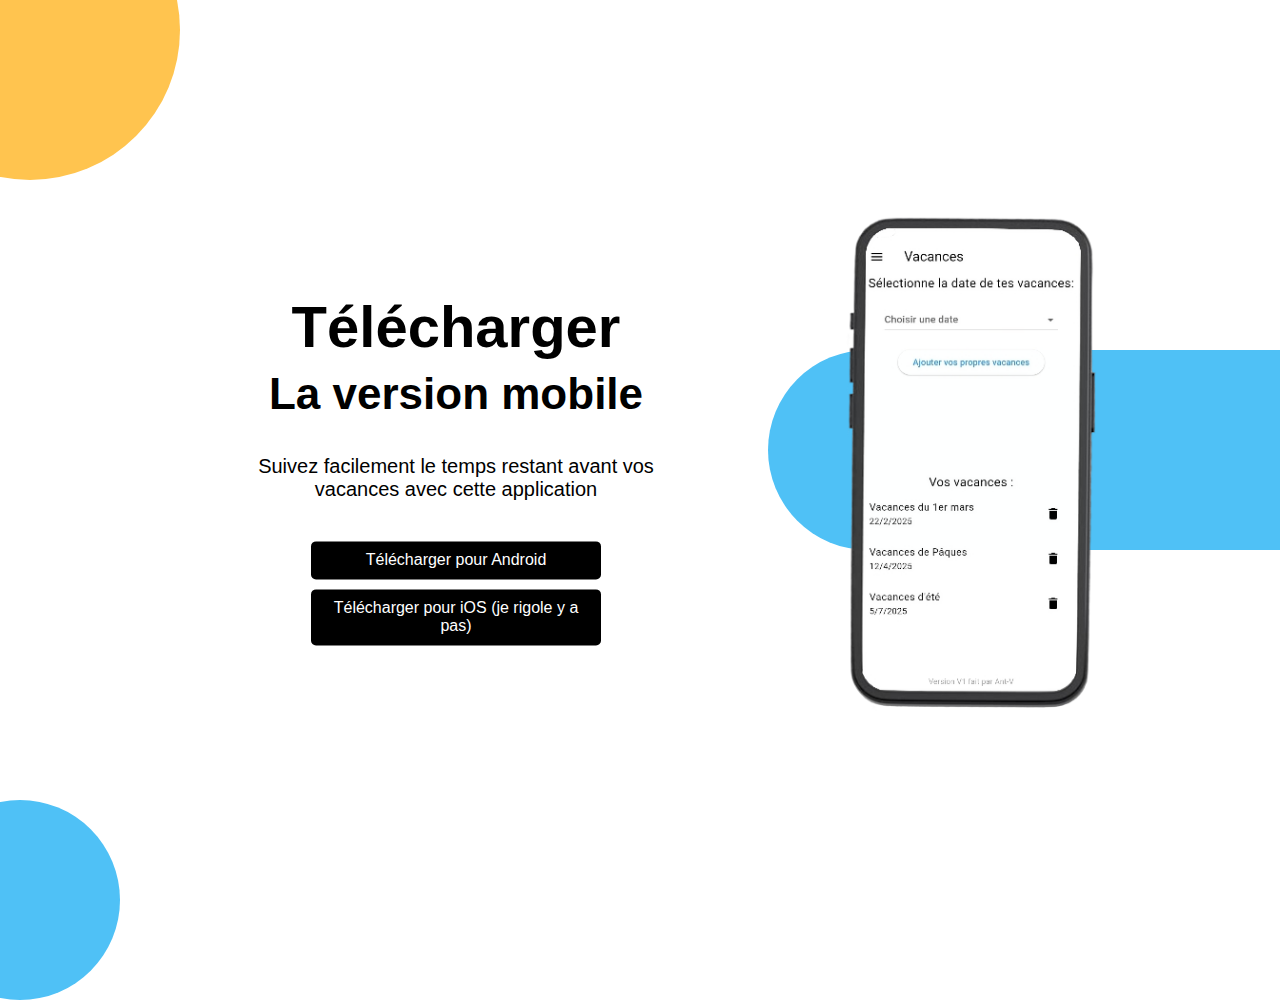
<file: assets/pageApp/app.html>
<!DOCTYPE html>
<html lang="fr">
<head>
    <meta charset="UTF-8">
    <meta name="viewport" content="width=device-width, initial-scale=1.0">
    <title>Télécharger l'Application</title>
    <link rel="stylesheet" href="app.css">
    <!--mettre crédit pour l'image : Freepik-->
</head>
<body>
    <div class="content-wrapper">
    <div class="circle"></div> <!-- Cercle en haut à gauche -->
    <div class="container">
        <div class="content">
            <h1>Télécharger</h1>
            <h2>La version mobile</h2>
            <p>Suivez facilement le temps restant avant vos vacances avec cette application</p>
    <div class ="download-section">
            <div class="buttons">
                <a href="https://vacance.theserver.life/apk/app-release.apk" class="btn android">Télécharger pour Android</a>
                <a href="lien_ios" class="btn ios">Télécharger pour iOS (je rigole y a pas)</a>
            </div>
        </div>
        </div>
    </div>

    <div class="blue-band"></div> <!-- Bande bleue à droite -->
</div>
    <img src="page_tel_app.png" alt="Aperçu de l'application" class="overlay-image">
    <div class="blue-circle"></div> <!-- Cercle en bas à gauche -->
</body>
</html>
</file>
<file: assets/pageApp/app.css>
/* Styles généraux */
body {
  font-family: Arial, Helvetica, sans-serif;
  background-color: white;
  text-align: center;
  margin: 0;
  padding: 0;
  overflow: hidden;
  min-height: 100vh;
}

html,
body {
  height: 100%;
  margin: 0;
  display: flex;
  flex-direction: column;
}

/* Cercle en haut à gauche */
.circle {
  position: absolute;
  top: -120px;
  left: -120px;
  width: 300px;
  height: 300px;
  background-color: #ffc44f;
  border-radius: 50%;
  display: flex;
  justify-content: center;
  align-items: center;
}

.exitApp {
  text-decoration: none;
  color: black;
  font-size: 20px;
}

.exitApp:hover {
  text-decoration: underline;
  color: rgb(54, 54, 54);
}

@media (max-width: 600px) {
  .circle {
    display: none;
  }
}

/* Cercle en bas à gauche */
.blue-circle {
  position: absolute;
  bottom: -50px;
  left: -80px;
  width: 200px;
  height: 200px;
  background-color: #4fc1f6;
  border-radius: 50%;
  transform: translateY(25%);
}

@media (max-width: 600px) {
  .blue-circle {
    display: none;
  }
}

/* Bande bleue avec extrémité arrondie */
.blue-band {
  position: absolute;
  right: 0;
  top: 50%;
  width: 40%; /* Ajuste la largeur */
  height: 200px; /* Ajuste la hauteur */
  background-color: #4fc1f6;
  border-radius: 100px 0 0 100px; /* Arrondi à gauche */
  transform: translateY(-50%); /* Centre verticalement */
}

@media (max-width: 600px) {
  .blue-band {
    display: none; /* Masque complètement l'élément */
  }
}

.overlay-image {
  position: absolute; /* Pour les écrans plus grands */
  top: 50%; /* Positionnement pour le centre */
  left: 50%;
  transform: translate(80%, -50%); /* Centre l'image */
  width: 20%; /* Ajuste la taille */
  max-width: 400px; /* Limite la taille max */
  z-index: 10; /* Met l'image au-dessus des autres éléments */
  pointer-events: none; /* Empêche l’image d’interagir avec la souris */
}

.container {
  position: absolute;
  left: 20%;
  top: 50%;
  transform: translateY(-50%);
  text-align: left;
  max-width: 400px;
}

@media (max-width: 600px) {
  .container {
    position: relative;
    margin: 0 auto;
    top: 20%;
    left: 0;
    transform: none;
    text-align: center;
    padding: 20px;
  }

  .overlay-image {
    position: relative;
    width: 80%;
    max-width: 300px;
    margin: 100px auto; /* Ajuste cette valeur pour l'espace */
    display: block;
    z-index: 1;
    transform: none;
    top: auto;
    left: auto;
  }

  body {
    overflow: auto;
    display: flex;
    flex-direction: column;
    align-items: center;
    justify-content: flex-start;
  }
}
.content h1 {
  font-size: 58px;
  font-weight: bold;
  text-align: center;
}

.content h2 {
  font-size: 44px;
  margin-top: -30px;
  text-align: center;
}

.content p {
  font-size: 20px;
  text-align: center;
}

.download-section {
  display: flex;
  align-items: center; /* Aligner verticalement */
  margin-top: 40px;
  flex-direction: column;
  justify-content: center;
  width: 100%;
}

.buttons {
  display: flex;
  flex-direction: column;
  gap: 10px; /* Espacement entre les boutons */
  align-items: center;
}

.btn {
  display: inline-block;
  padding: 10px 20px;
  font-size: 16px;
  text-decoration: none;
  color: white;
  border-radius: 5px;
  text-align: center;
  width: 250px; /* Largeur fixe des boutons */
}

.android {
  background-color: black;
}

.android:hover {
  transform: scale(1.05);
}

.ios {
  background-color: black;
}

.ios:hover {
  transform: scale(1.05);
}

.qr-code img {
  width: 100px;
  height: auto;
}

/* Adaptation pour les petits écrans */
@media (max-width: 600px) {
  .download-section {
    flex-direction: column;
    align-items: center;
  }

  .qr-code {
    margin-top: 15px;
  }
}

.content-wrapper {
  flex-grow: 1; /* Prend toute la hauteur disponible */
  display: flex;
  flex-direction: column;
  align-items: center; /* Centre horizontalement */
  justify-content: center; /* Centre verticalement */
}
</file>
<file: assets/css/styleMap.css>
/* Reset et configuration de base */
body {
  margin: 0;
  padding: 40px 20px;
  background-color: #1e1e2e; /* Fond sombre moderne (Dark Theme) */
  color: #cdd6f4; /* Texte blanc cassé pour éviter la fatigue oculaire */
  display: flex;
  flex-direction: column; /* Important pour mettre le titre AU-DESSUS de la carte */
  justify-content: center;
  align-items: center;
  min-height: 100vh;
  font-family: 'Montserrat', sans-serif;
  overflow-x: hidden;
}

/* --- Design du Header --- */
.header-container {
  text-align: center;
  margin-bottom: 3rem; /* Espace entre le titre et la carte */
  animation: fadeIn 1s ease-out;
}

.main-title {
  font-size: 2.5rem;
  font-weight: 900;
  margin: 0 0 10px 0;
  text-transform: uppercase;
  letter-spacing: 1px;
  text-shadow: 0 4px 10px rgba(0, 0, 0, 0.3);
}

.subtitle {
  font-size: 1.2rem;
  font-weight: 400;
  color: #a6adc8;
  margin: 0;
}

/* --- Design de la Carte --- */
#suisse {
  max-width: 90%; /* Un peu plus grand */
  width: 1000px;
  height: auto;
  /* Ombre portée pour donner du volume à la carte entière */
  filter: drop-shadow(0 20px 30px rgba(0, 0, 0, 0.4));
  transition: transform 0.3s ease;
}

/* Styles par défaut des cantons */
#suisse path {
  stroke: #1e1e2e; /* Couleur du fond pour séparer les cantons proprement */
  stroke-width: 2;
  transition: all 0.3s cubic-bezier(0.25, 0.46, 0.45, 0.94);
  cursor: pointer;
  transform-origin: center; /* Pour que le zoom se fasse depuis le centre du canton */
}

/* Effet de survol (Hover) */
#suisse path:hover {
  opacity: 1;
  stroke: #ffffff; /* Bordure blanche au survol */
  stroke-width: 3px;
  filter: brightness(1.2); /* Éclaircit la couleur */
  transform: translateY(-5px) scale(1.02); /* Effet de lévitation */
  z-index: 10; /* Tente de mettre le canton au dessus (fonctionne selon l'ordre SVG) */
}

/* --- Couleurs des Cantons (Palette Pastel Catppuccin) --- */
/* Je garde vos IDs existants mais j'harmonise si besoin */

#CH-AG, #CH-GL, #CH-SO { fill: #a6e3a1; } /* Vert */
#CH-AI, #CH-NW, #CH-TI { fill: #fab387; } /* Orange/Peche */
#CH-AR, #CH-JU, #CH-SZ { fill: #f5c2e7; } /* Rose */
#CH-BE, #CH-GR, #CH-ZH { fill: #89b4fa; } /* Bleu */
#CH-BL, #CH-UR { fill: #cba6f7; } /* Mauve */
#CH-BS, #CH-VD { fill: #b4befe; } /* Lavande */
#CH-FR, #CH-SG, #CH-TG { fill: #94e2d5; } /* Menthe */
#CH-GE, #CH-NE, #CH-SH { fill: #f9e2af; } /* Jaune */
#CH-LU, #CH-ZG { fill: #89dceb; } /* Ciel */
#CH-OW, #CH-VS { fill: #eba0ac; } /* Corail */
#IT { fill: #313244; } /* Italie en gris foncé pour l'effacer ou #f38ba8 pour rouge */

/* --- Animation d'apparition --- */
@keyframes fadeIn {
  from { opacity: 0; transform: translateY(-20px); }
  to { opacity: 1; transform: translateY(0); }
}

/* --- Responsive (Mobile) --- */
@media (max-width: 768px) {
  .main-title {
    font-size: 1.8rem;
  }
  .subtitle {
    font-size: 1rem;
  }
  #suisse {
    max-width: 100%;
  }
}
</file>
